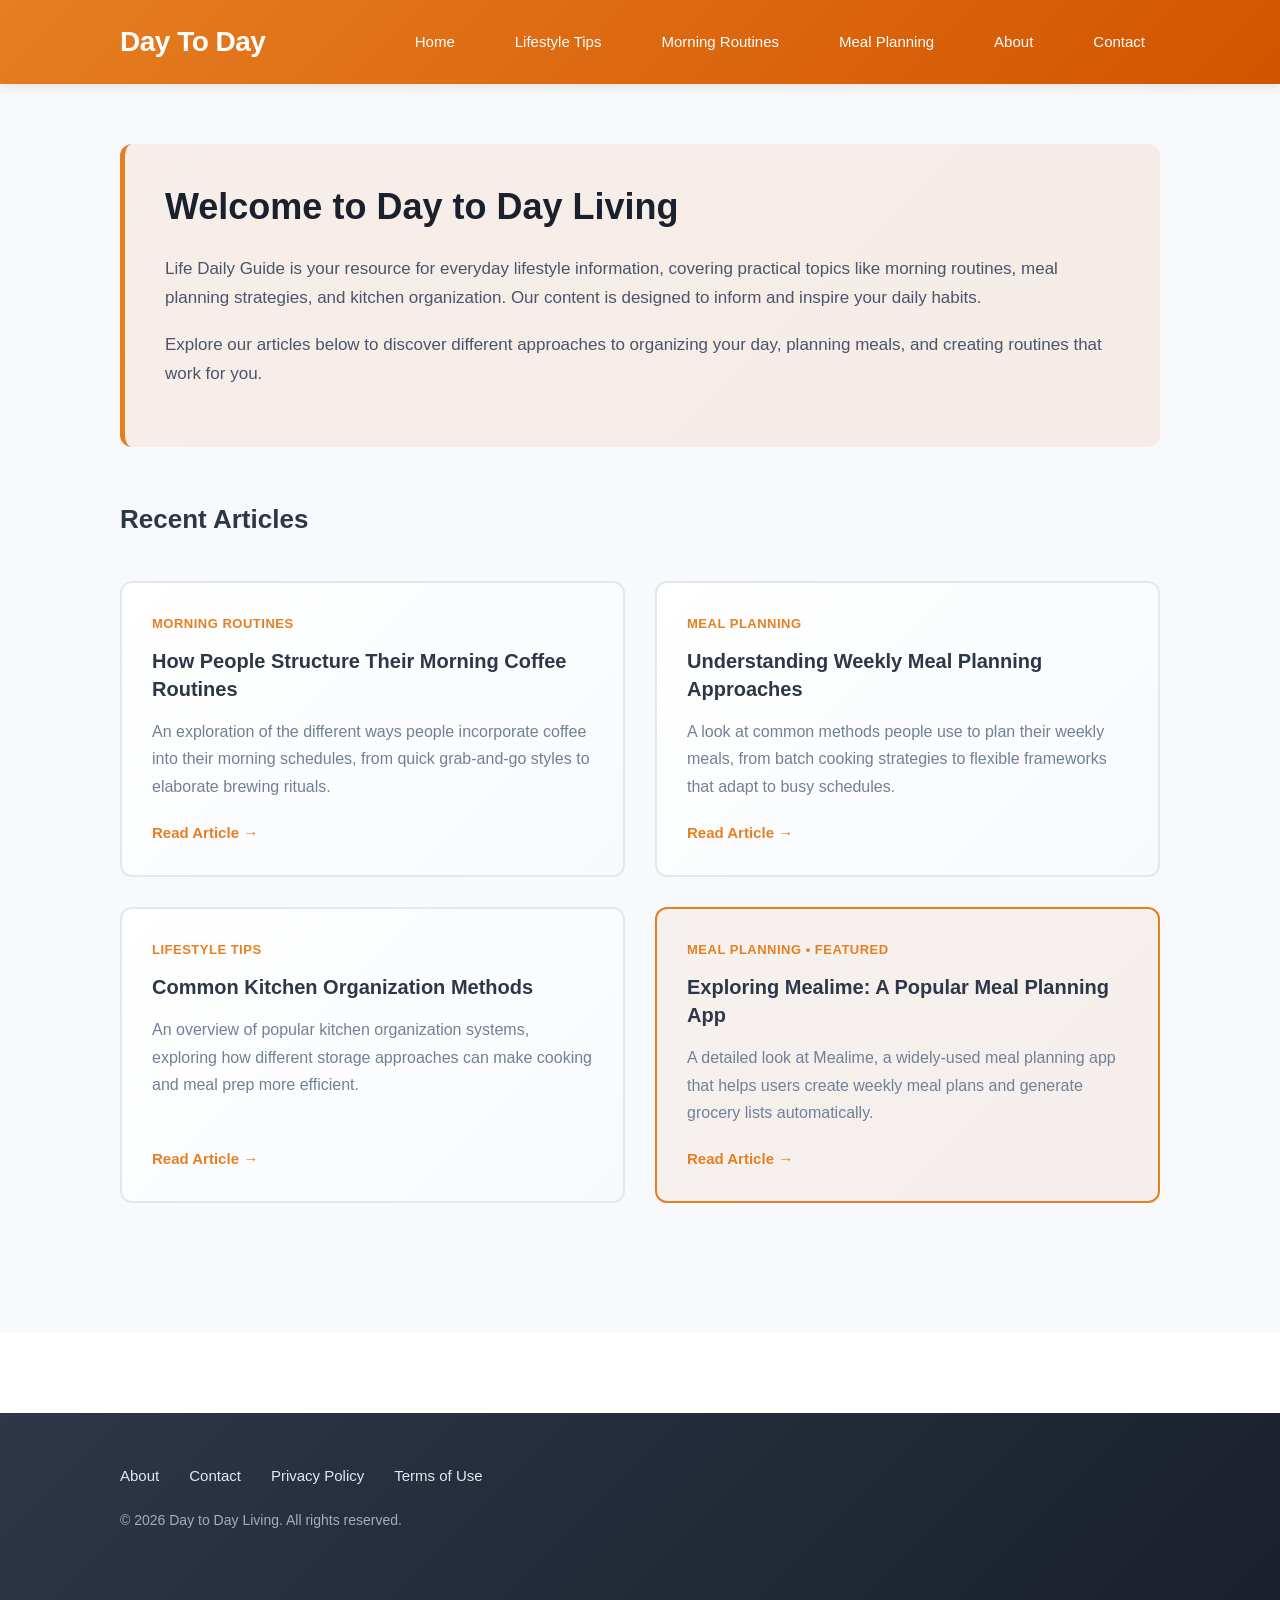
<file: index.html>
<!DOCTYPE html>
<html lang="en">
<head>
    <meta charset="UTF-8">
    <meta name="viewport" content="width=device-width, initial-scale=1.0">
    <meta name="description" content="Life Daily Guide shares everyday lifestyle information, morning routines, and meal planning ideas.">
    <title>Day To Day - Everyday Lifestyle & Meal Planning</title>
    <link rel="icon" type="image/png" href="favicon.png">
    <link rel="stylesheet" href="style.css">
</head>
<body>
    <header>
        <div class="container">
            <div class="logo">
                <h1>Day To Day</h1>
            </div>
            <nav>
                <ul>
                    <li><a href="index.html">Home</a></li>
                    <li><a href="lifestyle-tips.html">Lifestyle Tips</a></li>
                    <li><a href="morning-routines.html">Morning Routines</a></li>
                    <li><a href="meal-planning.html">Meal Planning</a></li>
                    <li><a href="about.html">About</a></li>
                    <li><a href="contact.html">Contact</a></li>
                </ul>
            </nav>
        </div>
    </header>

    <main>
        <div class="container">
            <section class="intro">
                <h2>Welcome to Day to Day Living</h2>
                <p>Life Daily Guide is your resource for everyday lifestyle information, covering practical topics like morning routines, meal planning strategies, and kitchen organization. Our content is designed to inform and inspire your daily habits.</p>
                
                <p>Explore our articles below to discover different approaches to organizing your day, planning meals, and creating routines that work for you.</p>
            </section>

            <h3>Recent Articles</h3>
            
            <section class="articles-grid">
                <div class="article-card">
                    <div class="article-category">Morning Routines</div>
                    <h4><a href="article-morning-coffee-routines.html">How People Structure Their Morning Coffee Routines</a></h4>
                    <p>An exploration of the different ways people incorporate coffee into their morning schedules, from quick grab-and-go styles to elaborate brewing rituals.</p>
                    <a href="article-morning-coffee-routines.html" class="read-more">Read Article →</a>
                </div>

                <div class="article-card">
                    <div class="article-category">Meal Planning</div>
                    <h4><a href="article-weekly-meal-planning.html">Understanding Weekly Meal Planning Approaches</a></h4>
                    <p>A look at common methods people use to plan their weekly meals, from batch cooking strategies to flexible frameworks that adapt to busy schedules.</p>
                    <a href="article-weekly-meal-planning.html" class="read-more">Read Article →</a>
                </div>

                <div class="article-card">
                    <div class="article-category">Lifestyle Tips</div>
                    <h4><a href="article-kitchen-organization.html">Common Kitchen Organization Methods</a></h4>
                    <p>An overview of popular kitchen organization systems, exploring how different storage approaches can make cooking and meal prep more efficient.</p>
                    <a href="article-kitchen-organization.html" class="read-more">Read Article →</a>
                </div>

                <div class="article-card featured">
                    <div class="article-category">Meal Planning • Featured</div>
                    <h4><a href="article-mealime-app.html">Exploring Mealime: A Popular Meal Planning App</a></h4>
                    <p>A detailed look at Mealime, a widely-used meal planning app that helps users create weekly meal plans and generate grocery lists automatically.</p>
                    <a href="article-mealime-app.html" class="read-more">Read Article →</a>
                </div>
            </section>
        </div>
    </main>

    <footer>
        <div class="container">
            <div class="footer-links">
                <a href="about.html">About</a>
                <a href="contact.html">Contact</a>
                <a href="privacy-policy.html">Privacy Policy</a>
                <a href="terms-of-use.html">Terms of Use</a>
            </div>
            <p class="copyright">&copy; 2026 Day to Day Living. All rights reserved.</p>
        </div>
    </footer>
</body>
</html>
</file>
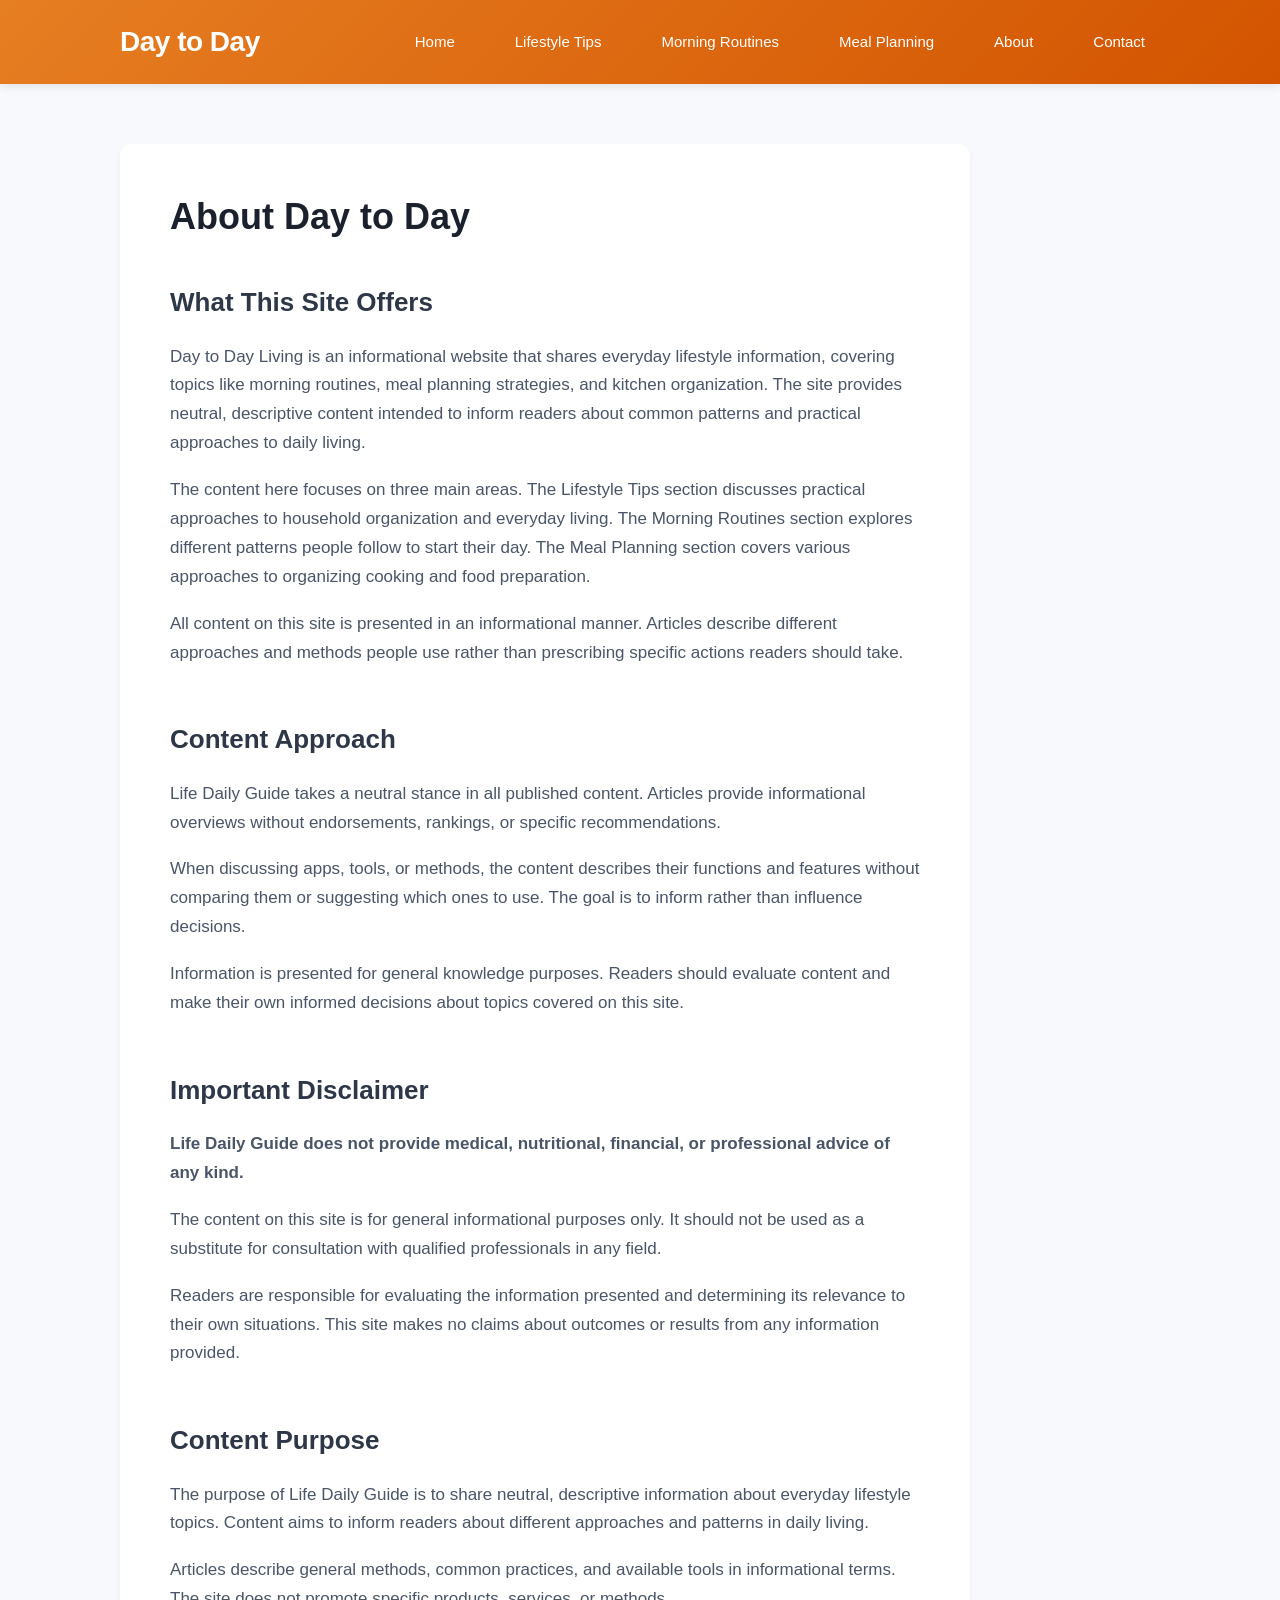
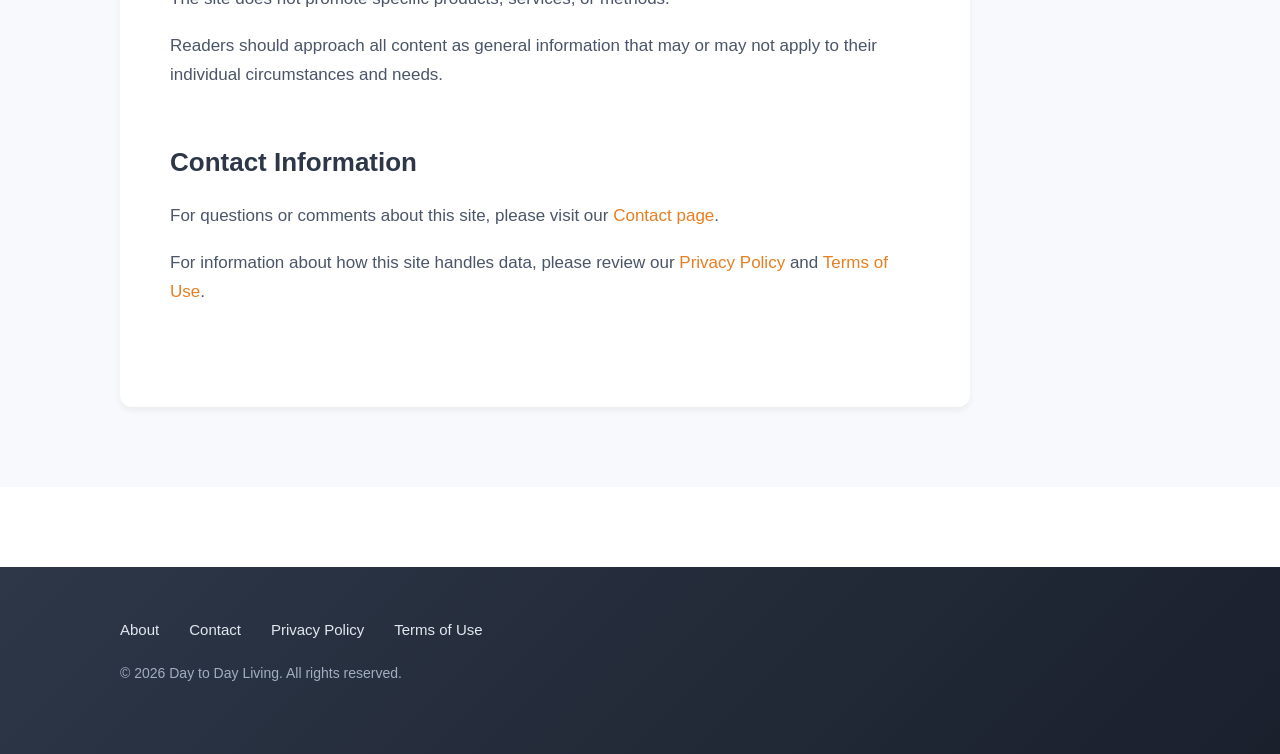
<file: about.html>
<!DOCTYPE html>
<html lang="en">
<head>
    <meta charset="UTF-8">
    <meta name="viewport" content="width=device-width, initial-scale=1.0">
    <meta name="description" content="About Life Daily Guide - a site providing everyday lifestyle information.">
    <title>About - Day to Day</title>
    <link rel="icon" type="image/png" href="favicon.png">
    <link rel="stylesheet" href="style.css">
</head>
<body>
    <header>
        <div class="container">
            <div class="logo">
                <h1>Day to Day</h1>
            </div>
            <nav>
                <ul>
                    <li><a href="index.html">Home</a></li>
                    <li><a href="lifestyle-tips.html">Lifestyle Tips</a></li>
                    <li><a href="morning-routines.html">Morning Routines</a></li>
                    <li><a href="meal-planning.html">Meal Planning</a></li>
                    <li><a href="about.html">About</a></li>
                    <li><a href="contact.html">Contact</a></li>
                </ul>
            </nav>
        </div>
    </header>

    <main>
        <div class="container">
            <article>
                <h2>About Day to Day</h2>
                
                <section>
                    <h3>What This Site Offers</h3>
                    <p>Day to Day Living is an informational website that shares everyday lifestyle information, covering topics like morning routines, meal planning strategies, and kitchen organization. The site provides neutral, descriptive content intended to inform readers about common patterns and practical approaches to daily living.</p>

                    <p>The content here focuses on three main areas. The Lifestyle Tips section discusses practical approaches to household organization and everyday living. The Morning Routines section explores different patterns people follow to start their day. The Meal Planning section covers various approaches to organizing cooking and food preparation.</p>

                    <p>All content on this site is presented in an informational manner. Articles describe different approaches and methods people use rather than prescribing specific actions readers should take.</p>
                </section>

                <section>
                    <h3>Content Approach</h3>
                    <p>Life Daily Guide takes a neutral stance in all published content. Articles provide informational overviews without endorsements, rankings, or specific recommendations.</p>

                    <p>When discussing apps, tools, or methods, the content describes their functions and features without comparing them or suggesting which ones to use. The goal is to inform rather than influence decisions.</p>

                    <p>Information is presented for general knowledge purposes. Readers should evaluate content and make their own informed decisions about topics covered on this site.</p>
                </section>

                <section>
                    <h3>Important Disclaimer</h3>
                    <p><strong>Life Daily Guide does not provide medical, nutritional, financial, or professional advice of any kind.</strong></p>

                    <p>The content on this site is for general informational purposes only. It should not be used as a substitute for consultation with qualified professionals in any field.</p>

                    <p>Readers are responsible for evaluating the information presented and determining its relevance to their own situations. This site makes no claims about outcomes or results from any information provided.</p>
                </section>

                <section>
                    <h3>Content Purpose</h3>
                    <p>The purpose of Life Daily Guide is to share neutral, descriptive information about everyday lifestyle topics. Content aims to inform readers about different approaches and patterns in daily living.</p>

                    <p>Articles describe general methods, common practices, and available tools in informational terms. The site does not promote specific products, services, or methods.</p>

                    <p>Readers should approach all content as general information that may or may not apply to their individual circumstances and needs.</p>
                </section>

                <section>
                    <h3>Contact Information</h3>
                    <p>For questions or comments about this site, please visit our <a href="contact.html">Contact page</a>.</p>

                    <p>For information about how this site handles data, please review our <a href="privacy-policy.html">Privacy Policy</a> and <a href="terms-of-use.html">Terms of Use</a>.</p>
                </section>
            </article>
        </div>
    </main>

    <footer>
        <div class="container">
            <div class="footer-links">
                <a href="about.html">About</a>
                <a href="contact.html">Contact</a>
                <a href="privacy-policy.html">Privacy Policy</a>
                <a href="terms-of-use.html">Terms of Use</a>
            </div>
            <p class="copyright">&copy; 2026 Day to Day Living. All rights reserved.</p>
        </div>
    </footer>
</body>
</html>
</file>
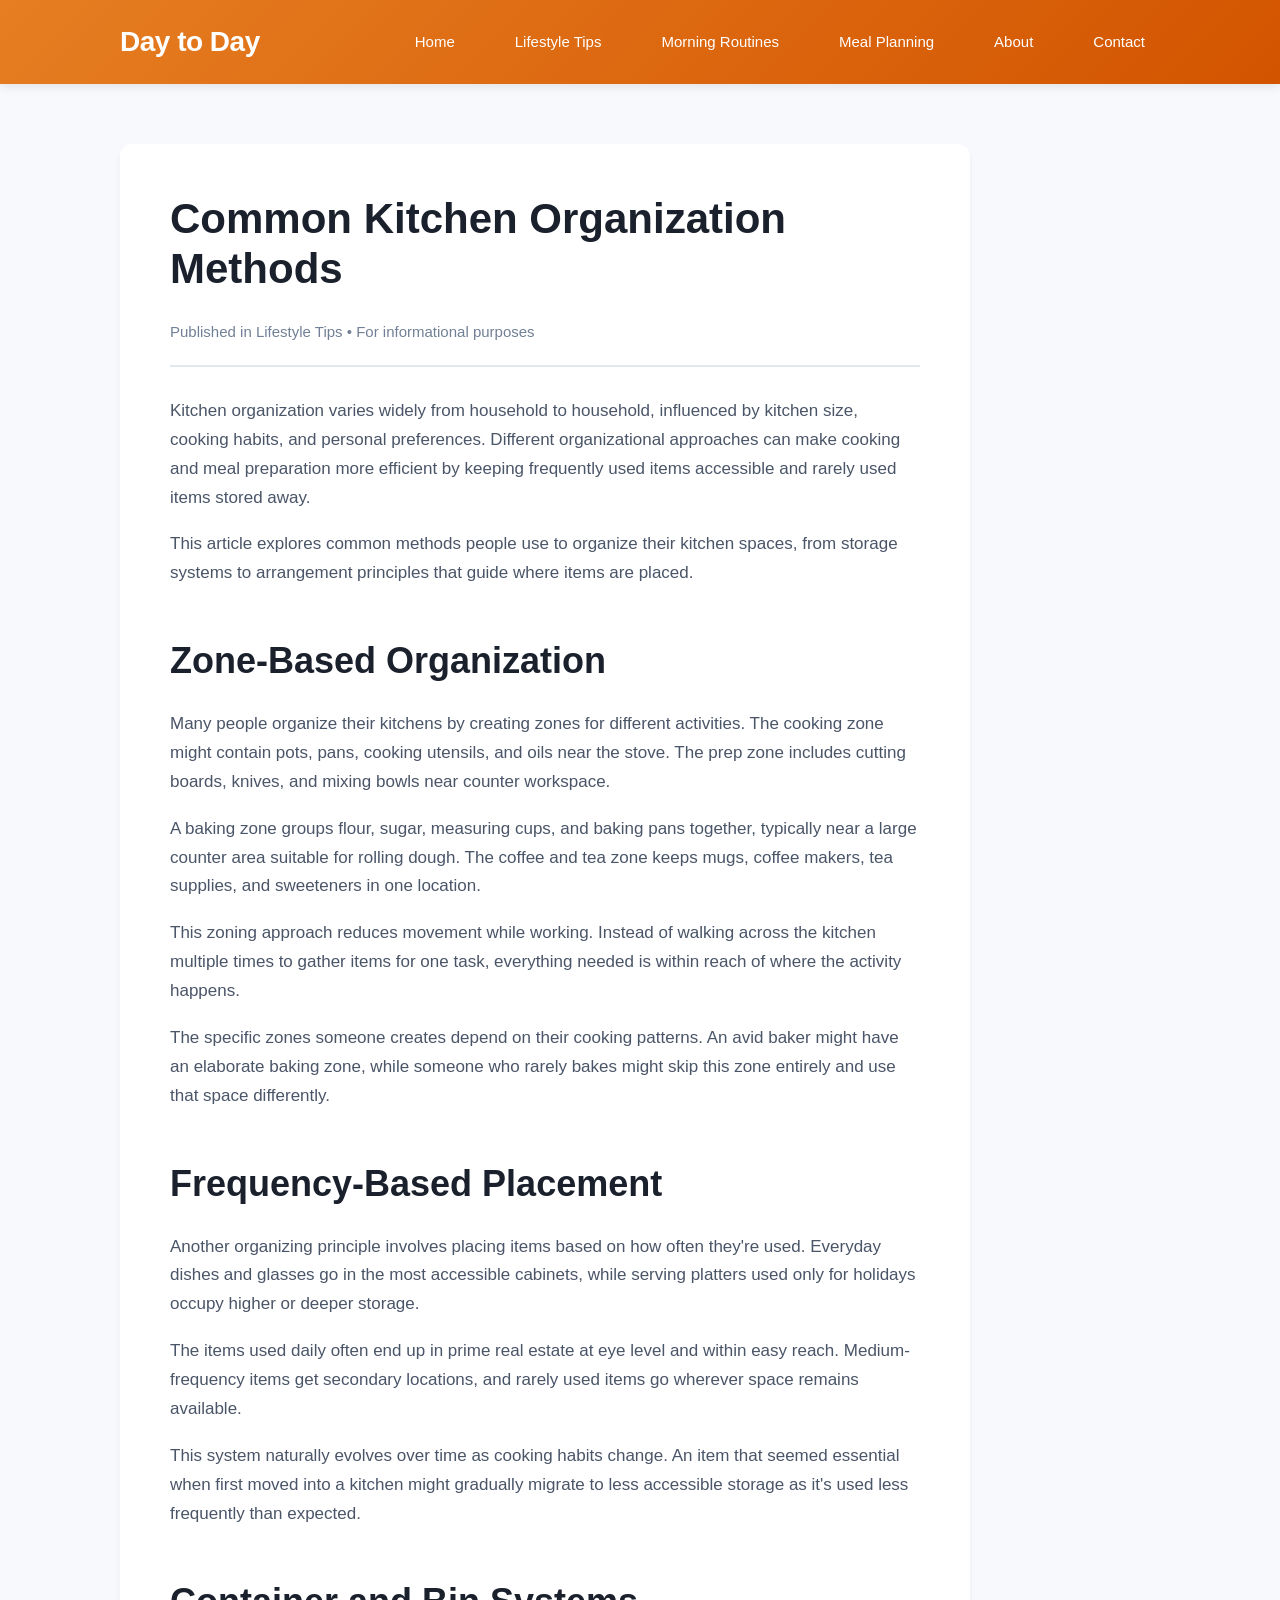
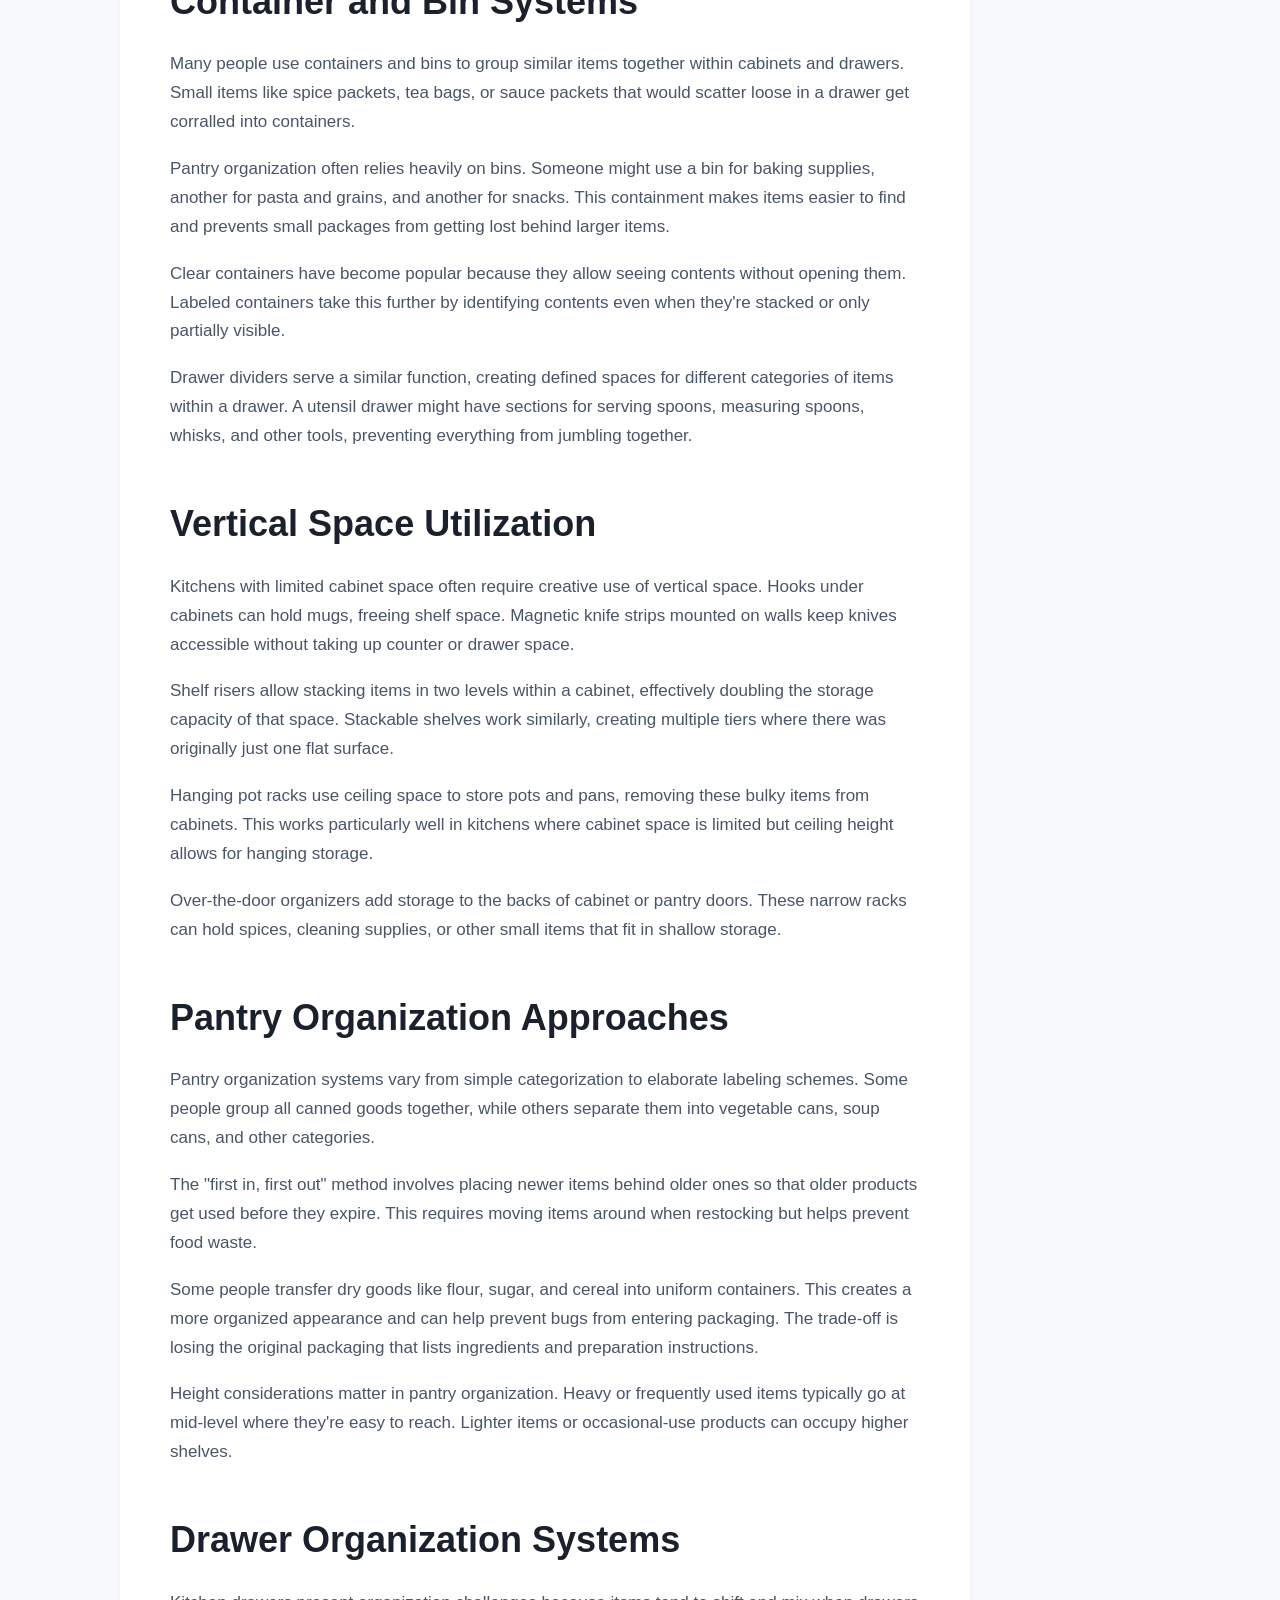
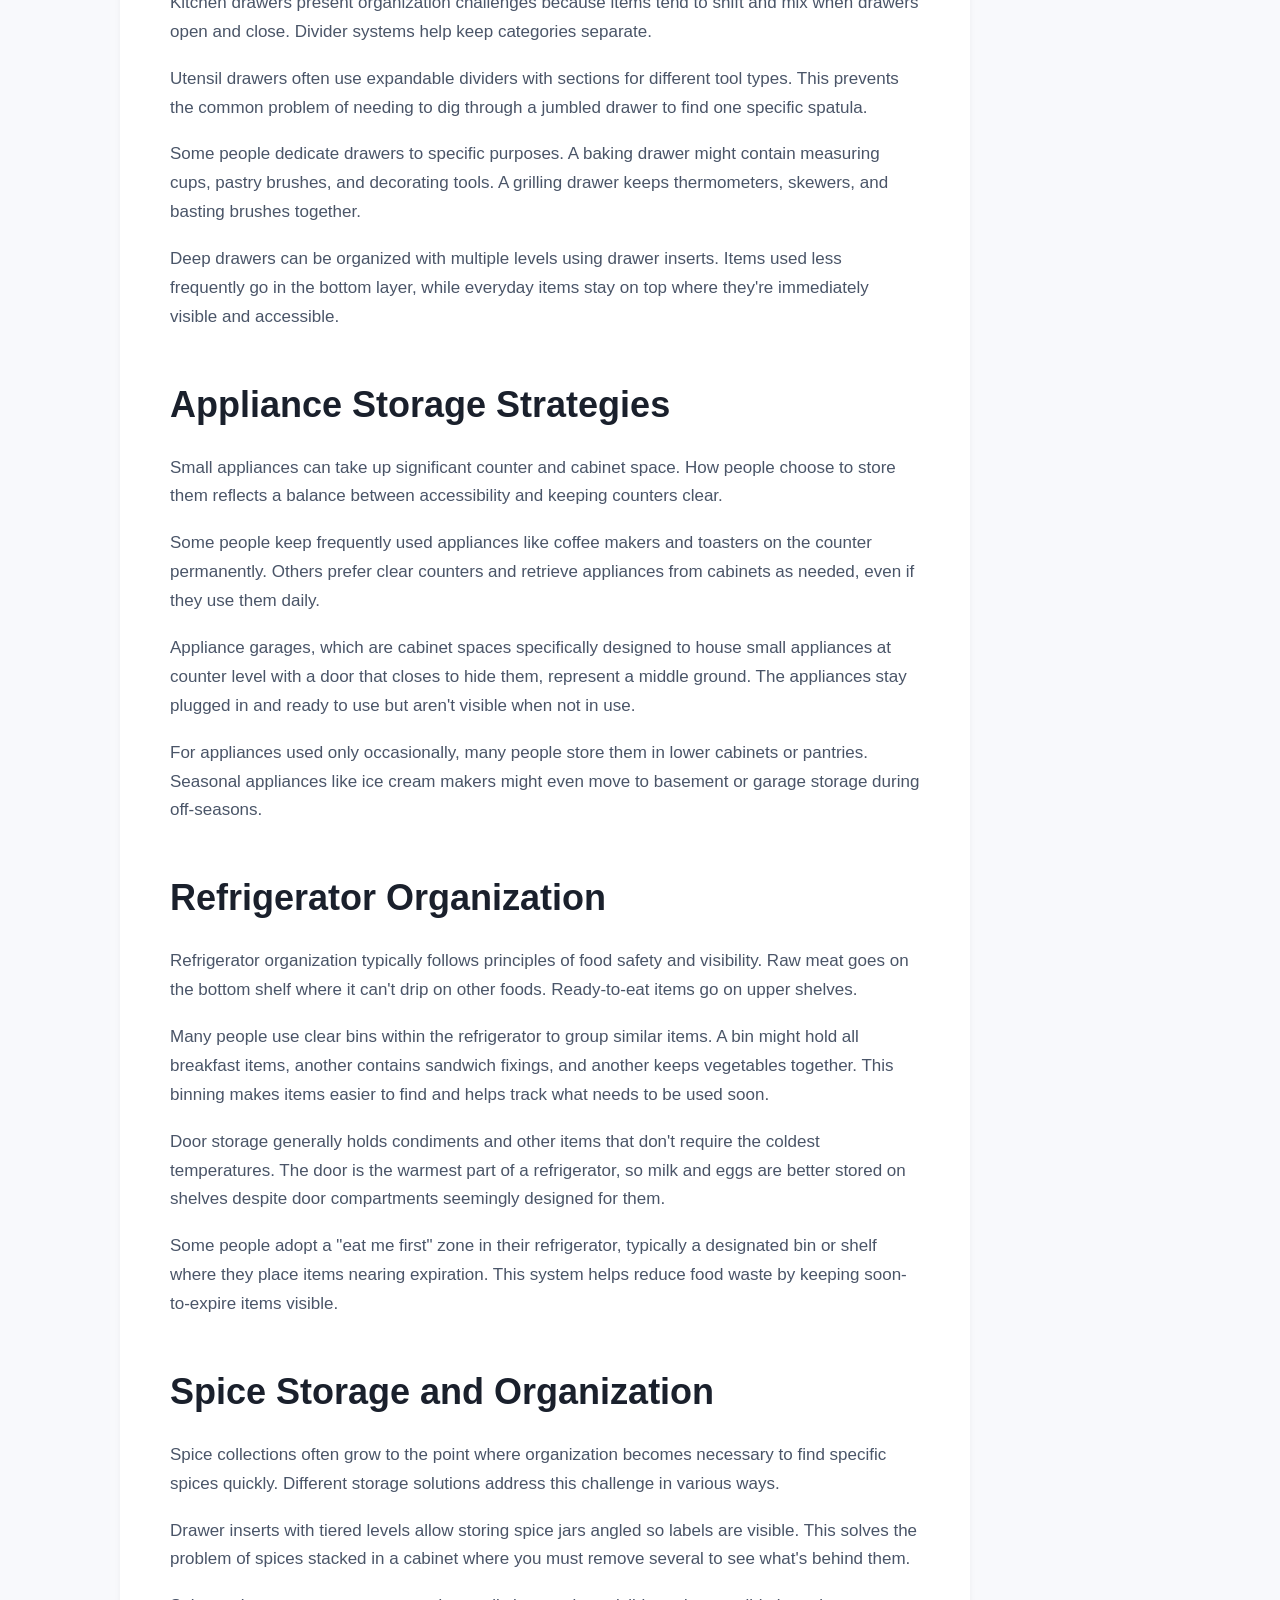
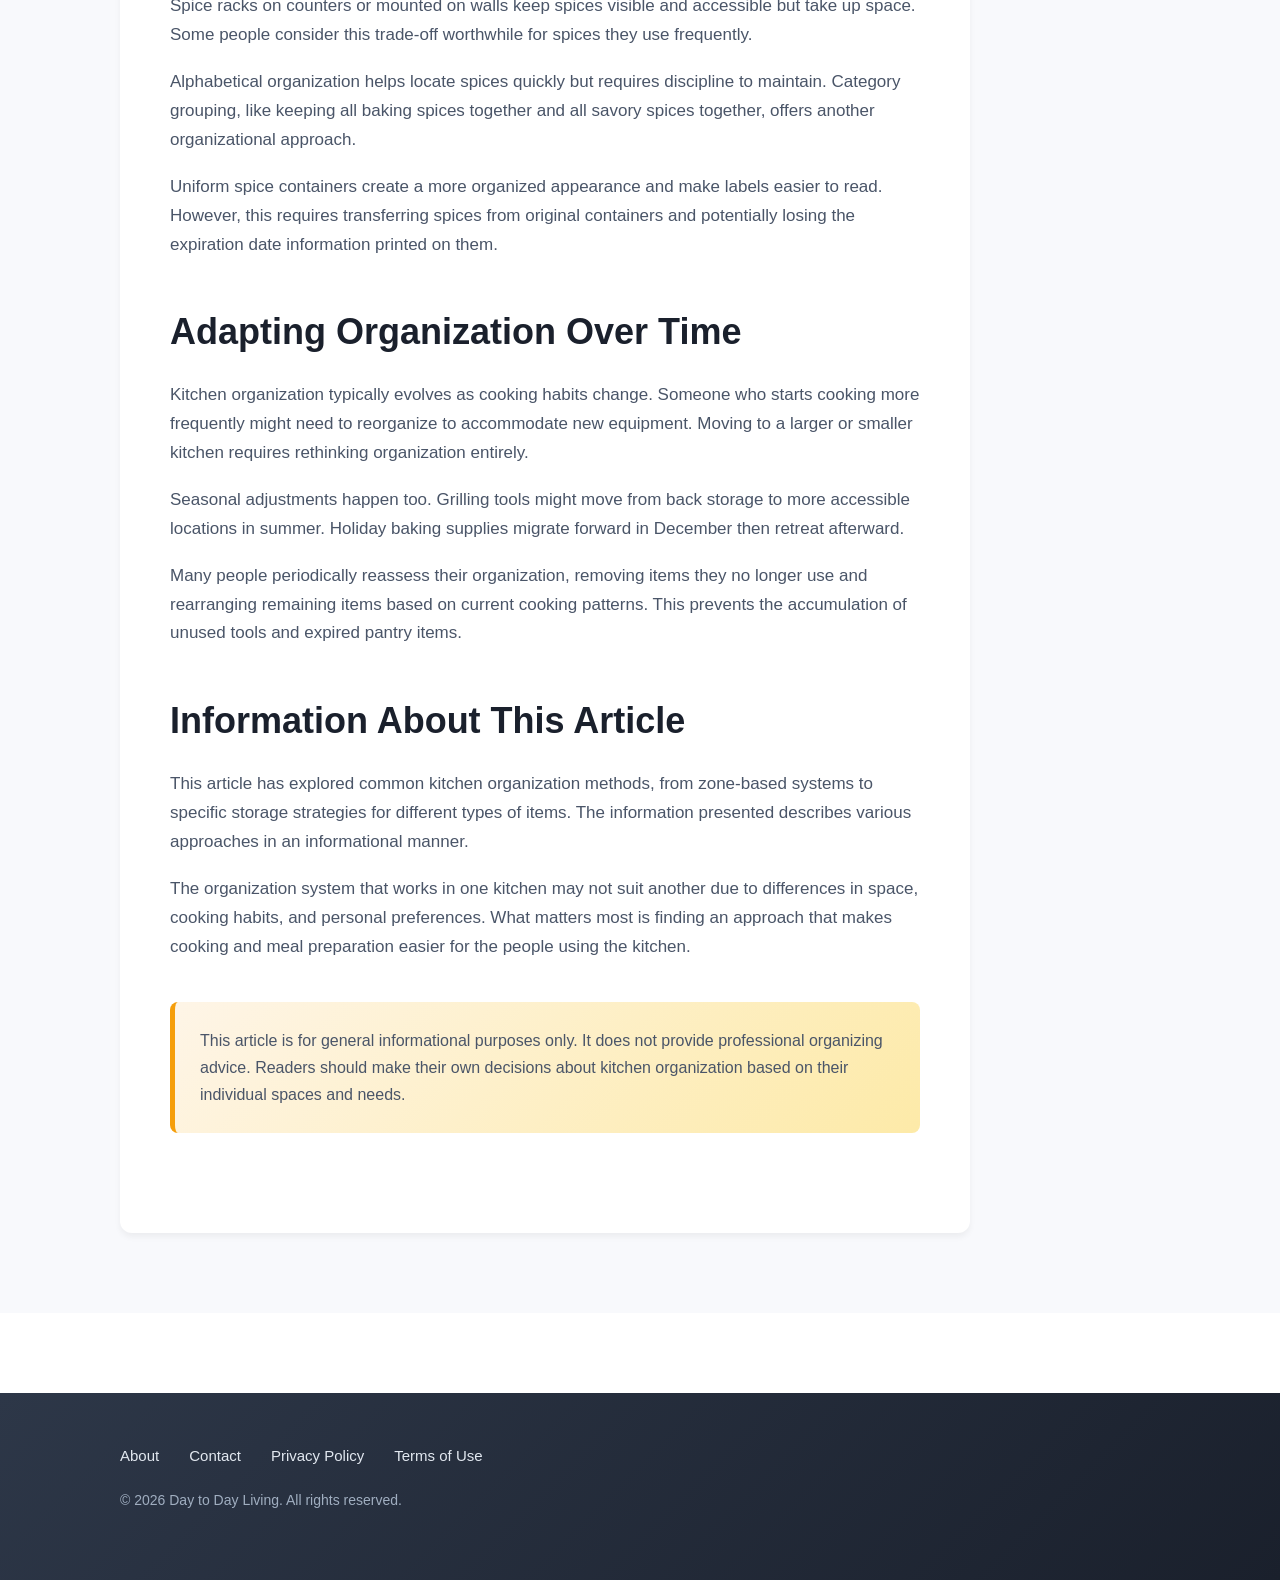
<file: article-kitchen-organization.html>
<!DOCTYPE html>
<html lang="en">
<head>
    <meta charset="UTF-8">
    <meta name="viewport" content="width=device-width, initial-scale=1.0">
    <meta name="description" content="An overview of common kitchen organization methods and storage approaches.">
    <title>Common Kitchen Organization Methods - Day to Day</title>
    <link rel="icon" type="image/png" href="favicon.png">
    <link rel="stylesheet" href="style.css">
</head>
<body>
    <header>
        <div class="container">
            <div class="logo">
                <h1>Day to Day</h1>
            </div>
            <nav>
                <ul>
                    <li><a href="index.html">Home</a></li>
                    <li><a href="lifestyle-tips.html">Lifestyle Tips</a></li>
                    <li><a href="morning-routines.html">Morning Routines</a></li>
                    <li><a href="meal-planning.html">Meal Planning</a></li>
                    <li><a href="about.html">About</a></li>
                    <li><a href="contact.html">Contact</a></li>
                </ul>
            </nav>
        </div>
    </header>

    <main>
        <div class="container">
            <article>
                <h1>Common Kitchen Organization Methods</h1>
                
                <p class="article-meta">Published in Lifestyle Tips • For informational purposes</p>

                <section>
                    <p>Kitchen organization varies widely from household to household, influenced by kitchen size, cooking habits, and personal preferences. Different organizational approaches can make cooking and meal preparation more efficient by keeping frequently used items accessible and rarely used items stored away.</p>

                    <p>This article explores common methods people use to organize their kitchen spaces, from storage systems to arrangement principles that guide where items are placed.</p>
                </section>

                <section>
                    <h2>Zone-Based Organization</h2>
                    
                    <p>Many people organize their kitchens by creating zones for different activities. The cooking zone might contain pots, pans, cooking utensils, and oils near the stove. The prep zone includes cutting boards, knives, and mixing bowls near counter workspace.</p>

                    <p>A baking zone groups flour, sugar, measuring cups, and baking pans together, typically near a large counter area suitable for rolling dough. The coffee and tea zone keeps mugs, coffee makers, tea supplies, and sweeteners in one location.</p>

                    <p>This zoning approach reduces movement while working. Instead of walking across the kitchen multiple times to gather items for one task, everything needed is within reach of where the activity happens.</p>

                    <p>The specific zones someone creates depend on their cooking patterns. An avid baker might have an elaborate baking zone, while someone who rarely bakes might skip this zone entirely and use that space differently.</p>
                </section>

                <section>
                    <h2>Frequency-Based Placement</h2>
                    
                    <p>Another organizing principle involves placing items based on how often they're used. Everyday dishes and glasses go in the most accessible cabinets, while serving platters used only for holidays occupy higher or deeper storage.</p>

                    <p>The items used daily often end up in prime real estate at eye level and within easy reach. Medium-frequency items get secondary locations, and rarely used items go wherever space remains available.</p>

                    <p>This system naturally evolves over time as cooking habits change. An item that seemed essential when first moved into a kitchen might gradually migrate to less accessible storage as it's used less frequently than expected.</p>
                </section>

                <section>
                    <h2>Container and Bin Systems</h2>
                    
                    <p>Many people use containers and bins to group similar items together within cabinets and drawers. Small items like spice packets, tea bags, or sauce packets that would scatter loose in a drawer get corralled into containers.</p>

                    <p>Pantry organization often relies heavily on bins. Someone might use a bin for baking supplies, another for pasta and grains, and another for snacks. This containment makes items easier to find and prevents small packages from getting lost behind larger items.</p>

                    <p>Clear containers have become popular because they allow seeing contents without opening them. Labeled containers take this further by identifying contents even when they're stacked or only partially visible.</p>

                    <p>Drawer dividers serve a similar function, creating defined spaces for different categories of items within a drawer. A utensil drawer might have sections for serving spoons, measuring spoons, whisks, and other tools, preventing everything from jumbling together.</p>
                </section>

                <section>
                    <h2>Vertical Space Utilization</h2>
                    
                    <p>Kitchens with limited cabinet space often require creative use of vertical space. Hooks under cabinets can hold mugs, freeing shelf space. Magnetic knife strips mounted on walls keep knives accessible without taking up counter or drawer space.</p>

                    <p>Shelf risers allow stacking items in two levels within a cabinet, effectively doubling the storage capacity of that space. Stackable shelves work similarly, creating multiple tiers where there was originally just one flat surface.</p>

                    <p>Hanging pot racks use ceiling space to store pots and pans, removing these bulky items from cabinets. This works particularly well in kitchens where cabinet space is limited but ceiling height allows for hanging storage.</p>

                    <p>Over-the-door organizers add storage to the backs of cabinet or pantry doors. These narrow racks can hold spices, cleaning supplies, or other small items that fit in shallow storage.</p>
                </section>

                <section>
                    <h2>Pantry Organization Approaches</h2>
                    
                    <p>Pantry organization systems vary from simple categorization to elaborate labeling schemes. Some people group all canned goods together, while others separate them into vegetable cans, soup cans, and other categories.</p>

                    <p>The "first in, first out" method involves placing newer items behind older ones so that older products get used before they expire. This requires moving items around when restocking but helps prevent food waste.</p>

                    <p>Some people transfer dry goods like flour, sugar, and cereal into uniform containers. This creates a more organized appearance and can help prevent bugs from entering packaging. The trade-off is losing the original packaging that lists ingredients and preparation instructions.</p>

                    <p>Height considerations matter in pantry organization. Heavy or frequently used items typically go at mid-level where they're easy to reach. Lighter items or occasional-use products can occupy higher shelves.</p>
                </section>

                <section>
                    <h2>Drawer Organization Systems</h2>
                    
                    <p>Kitchen drawers present organization challenges because items tend to shift and mix when drawers open and close. Divider systems help keep categories separate.</p>

                    <p>Utensil drawers often use expandable dividers with sections for different tool types. This prevents the common problem of needing to dig through a jumbled drawer to find one specific spatula.</p>

                    <p>Some people dedicate drawers to specific purposes. A baking drawer might contain measuring cups, pastry brushes, and decorating tools. A grilling drawer keeps thermometers, skewers, and basting brushes together.</p>

                    <p>Deep drawers can be organized with multiple levels using drawer inserts. Items used less frequently go in the bottom layer, while everyday items stay on top where they're immediately visible and accessible.</p>
                </section>

                <section>
                    <h2>Appliance Storage Strategies</h2>
                    
                    <p>Small appliances can take up significant counter and cabinet space. How people choose to store them reflects a balance between accessibility and keeping counters clear.</p>

                    <p>Some people keep frequently used appliances like coffee makers and toasters on the counter permanently. Others prefer clear counters and retrieve appliances from cabinets as needed, even if they use them daily.</p>

                    <p>Appliance garages, which are cabinet spaces specifically designed to house small appliances at counter level with a door that closes to hide them, represent a middle ground. The appliances stay plugged in and ready to use but aren't visible when not in use.</p>

                    <p>For appliances used only occasionally, many people store them in lower cabinets or pantries. Seasonal appliances like ice cream makers might even move to basement or garage storage during off-seasons.</p>
                </section>

                <section>
                    <h2>Refrigerator Organization</h2>
                    
                    <p>Refrigerator organization typically follows principles of food safety and visibility. Raw meat goes on the bottom shelf where it can't drip on other foods. Ready-to-eat items go on upper shelves.</p>

                    <p>Many people use clear bins within the refrigerator to group similar items. A bin might hold all breakfast items, another contains sandwich fixings, and another keeps vegetables together. This binning makes items easier to find and helps track what needs to be used soon.</p>

                    <p>Door storage generally holds condiments and other items that don't require the coldest temperatures. The door is the warmest part of a refrigerator, so milk and eggs are better stored on shelves despite door compartments seemingly designed for them.</p>

                    <p>Some people adopt a "eat me first" zone in their refrigerator, typically a designated bin or shelf where they place items nearing expiration. This system helps reduce food waste by keeping soon-to-expire items visible.</p>
                </section>

                <section>
                    <h2>Spice Storage and Organization</h2>
                    
                    <p>Spice collections often grow to the point where organization becomes necessary to find specific spices quickly. Different storage solutions address this challenge in various ways.</p>

                    <p>Drawer inserts with tiered levels allow storing spice jars angled so labels are visible. This solves the problem of spices stacked in a cabinet where you must remove several to see what's behind them.</p>

                    <p>Spice racks on counters or mounted on walls keep spices visible and accessible but take up space. Some people consider this trade-off worthwhile for spices they use frequently.</p>

                    <p>Alphabetical organization helps locate spices quickly but requires discipline to maintain. Category grouping, like keeping all baking spices together and all savory spices together, offers another organizational approach.</p>

                    <p>Uniform spice containers create a more organized appearance and make labels easier to read. However, this requires transferring spices from original containers and potentially losing the expiration date information printed on them.</p>
                </section>

                <section>
                    <h2>Adapting Organization Over Time</h2>
                    
                    <p>Kitchen organization typically evolves as cooking habits change. Someone who starts cooking more frequently might need to reorganize to accommodate new equipment. Moving to a larger or smaller kitchen requires rethinking organization entirely.</p>

                    <p>Seasonal adjustments happen too. Grilling tools might move from back storage to more accessible locations in summer. Holiday baking supplies migrate forward in December then retreat afterward.</p>

                    <p>Many people periodically reassess their organization, removing items they no longer use and rearranging remaining items based on current cooking patterns. This prevents the accumulation of unused tools and expired pantry items.</p>
                </section>

                <section>
                    <h2>Information About This Article</h2>
                    
                    <p>This article has explored common kitchen organization methods, from zone-based systems to specific storage strategies for different types of items. The information presented describes various approaches in an informational manner.</p>

                    <p>The organization system that works in one kitchen may not suit another due to differences in space, cooking habits, and personal preferences. What matters most is finding an approach that makes cooking and meal preparation easier for the people using the kitchen.</p>

                    <p class="disclaimer">This article is for general informational purposes only. It does not provide professional organizing advice. Readers should make their own decisions about kitchen organization based on their individual spaces and needs.</p>
                </section>
            </article>
        </div>
    </main>

    <footer>
        <div class="container">
            <div class="footer-links">
                <a href="about.html">About</a>
                <a href="contact.html">Contact</a>
                <a href="privacy-policy.html">Privacy Policy</a>
                <a href="terms-of-use.html">Terms of Use</a>
            </div>
            <p class="copyright">&copy; 2026 Day to Day Living. All rights reserved.</p>
        </div>
    </footer>
</body>
</html>
</file>
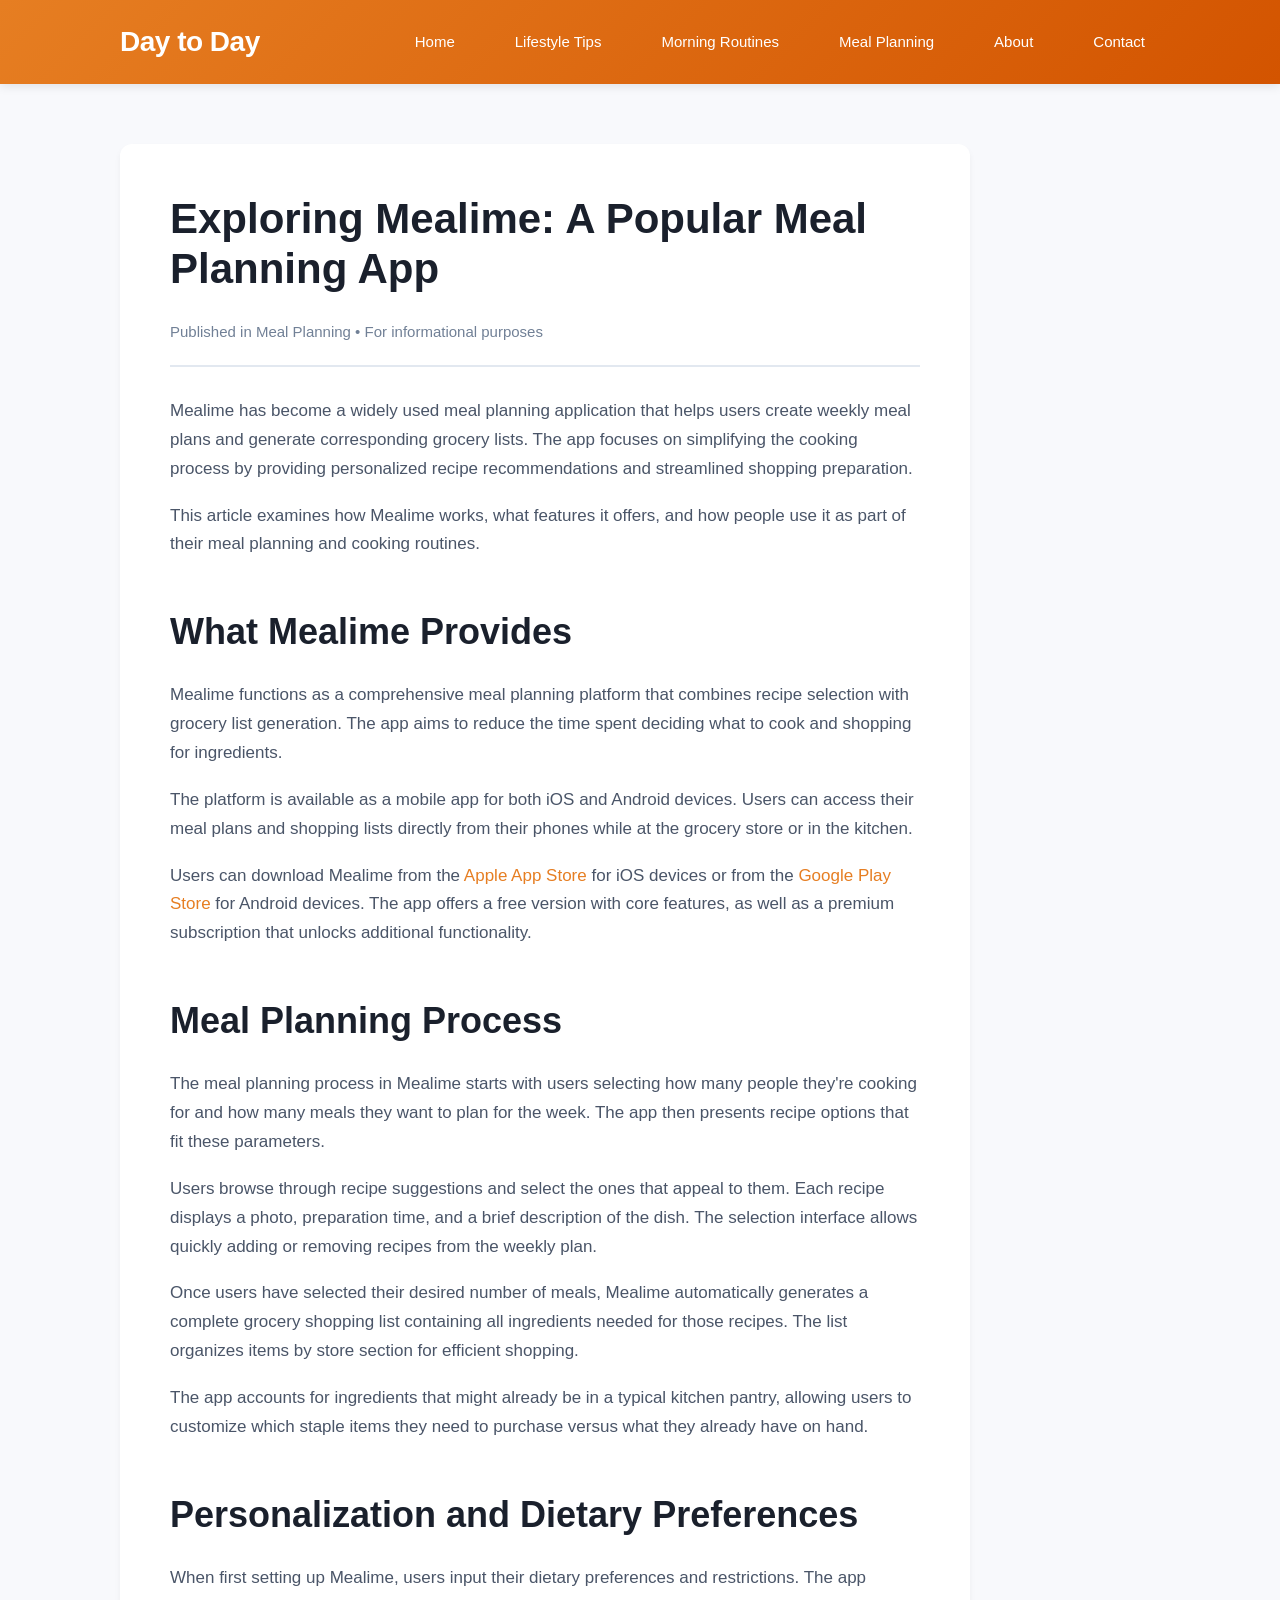
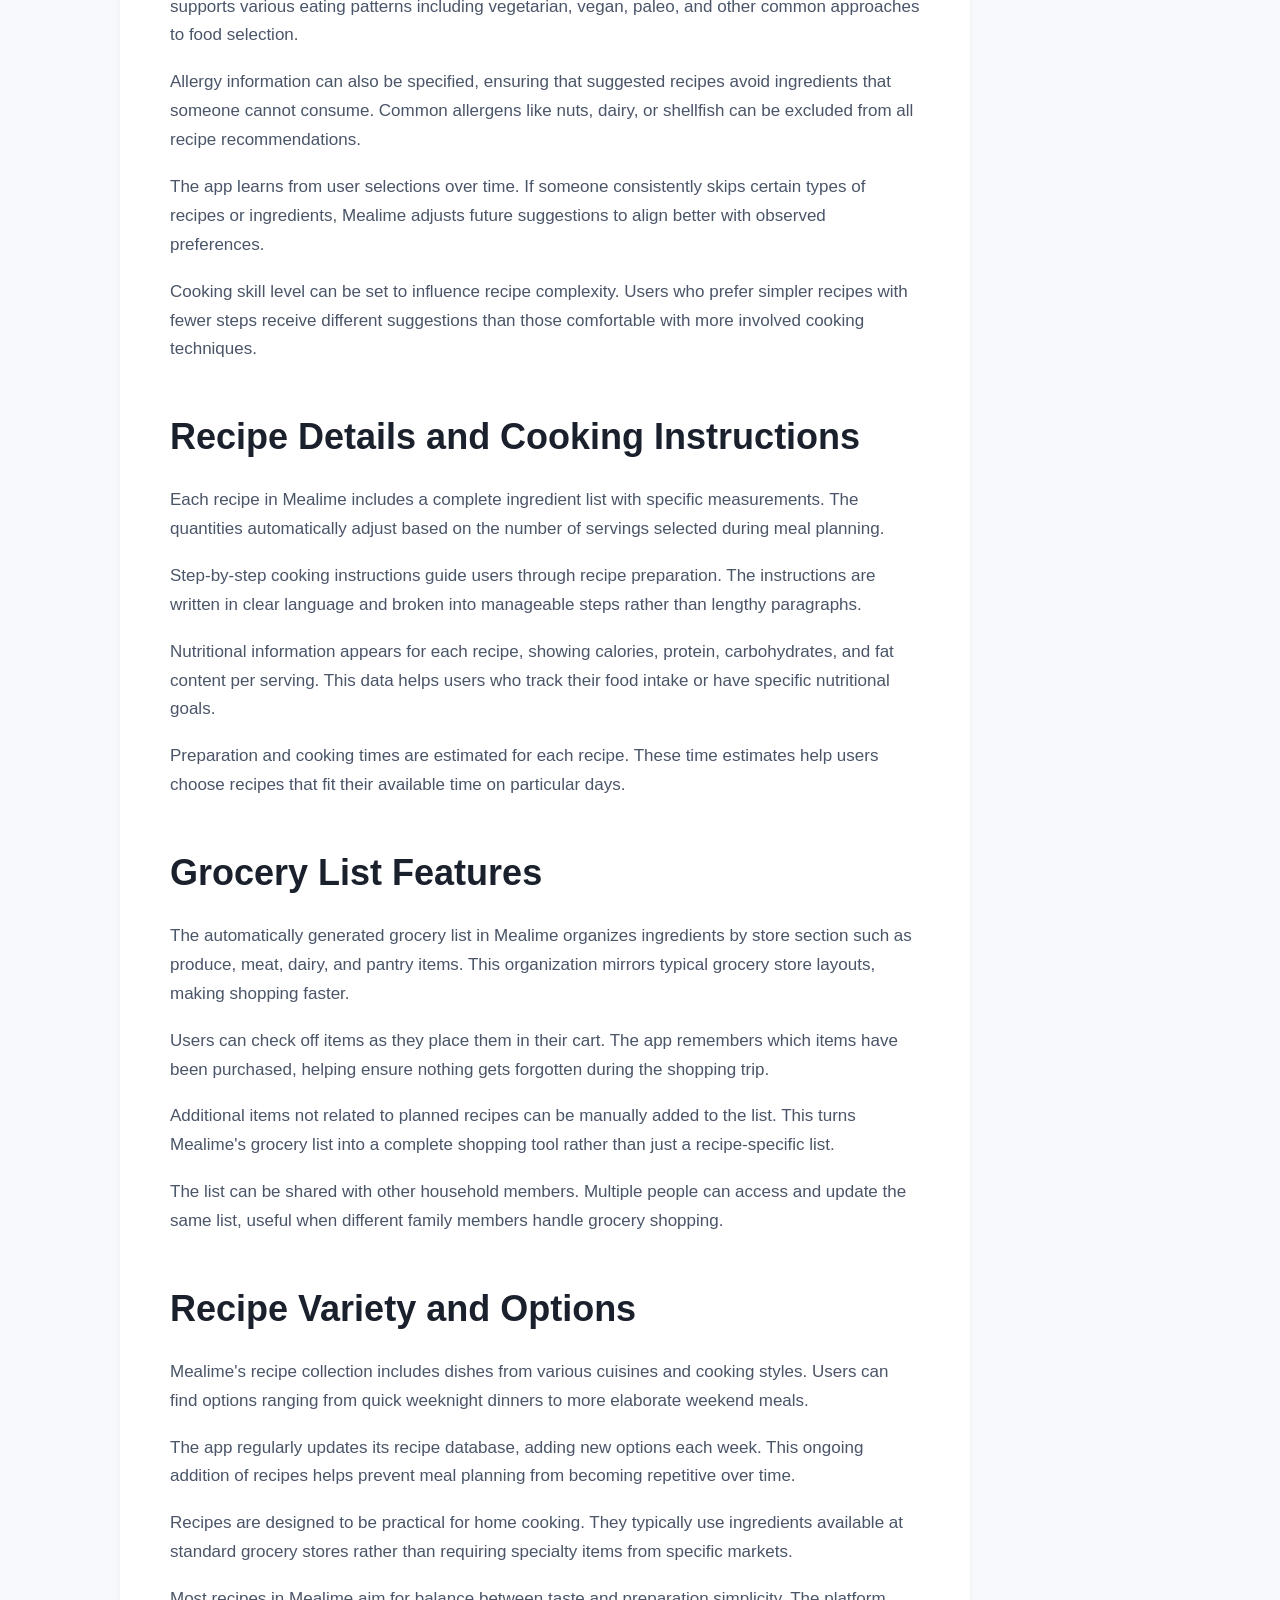
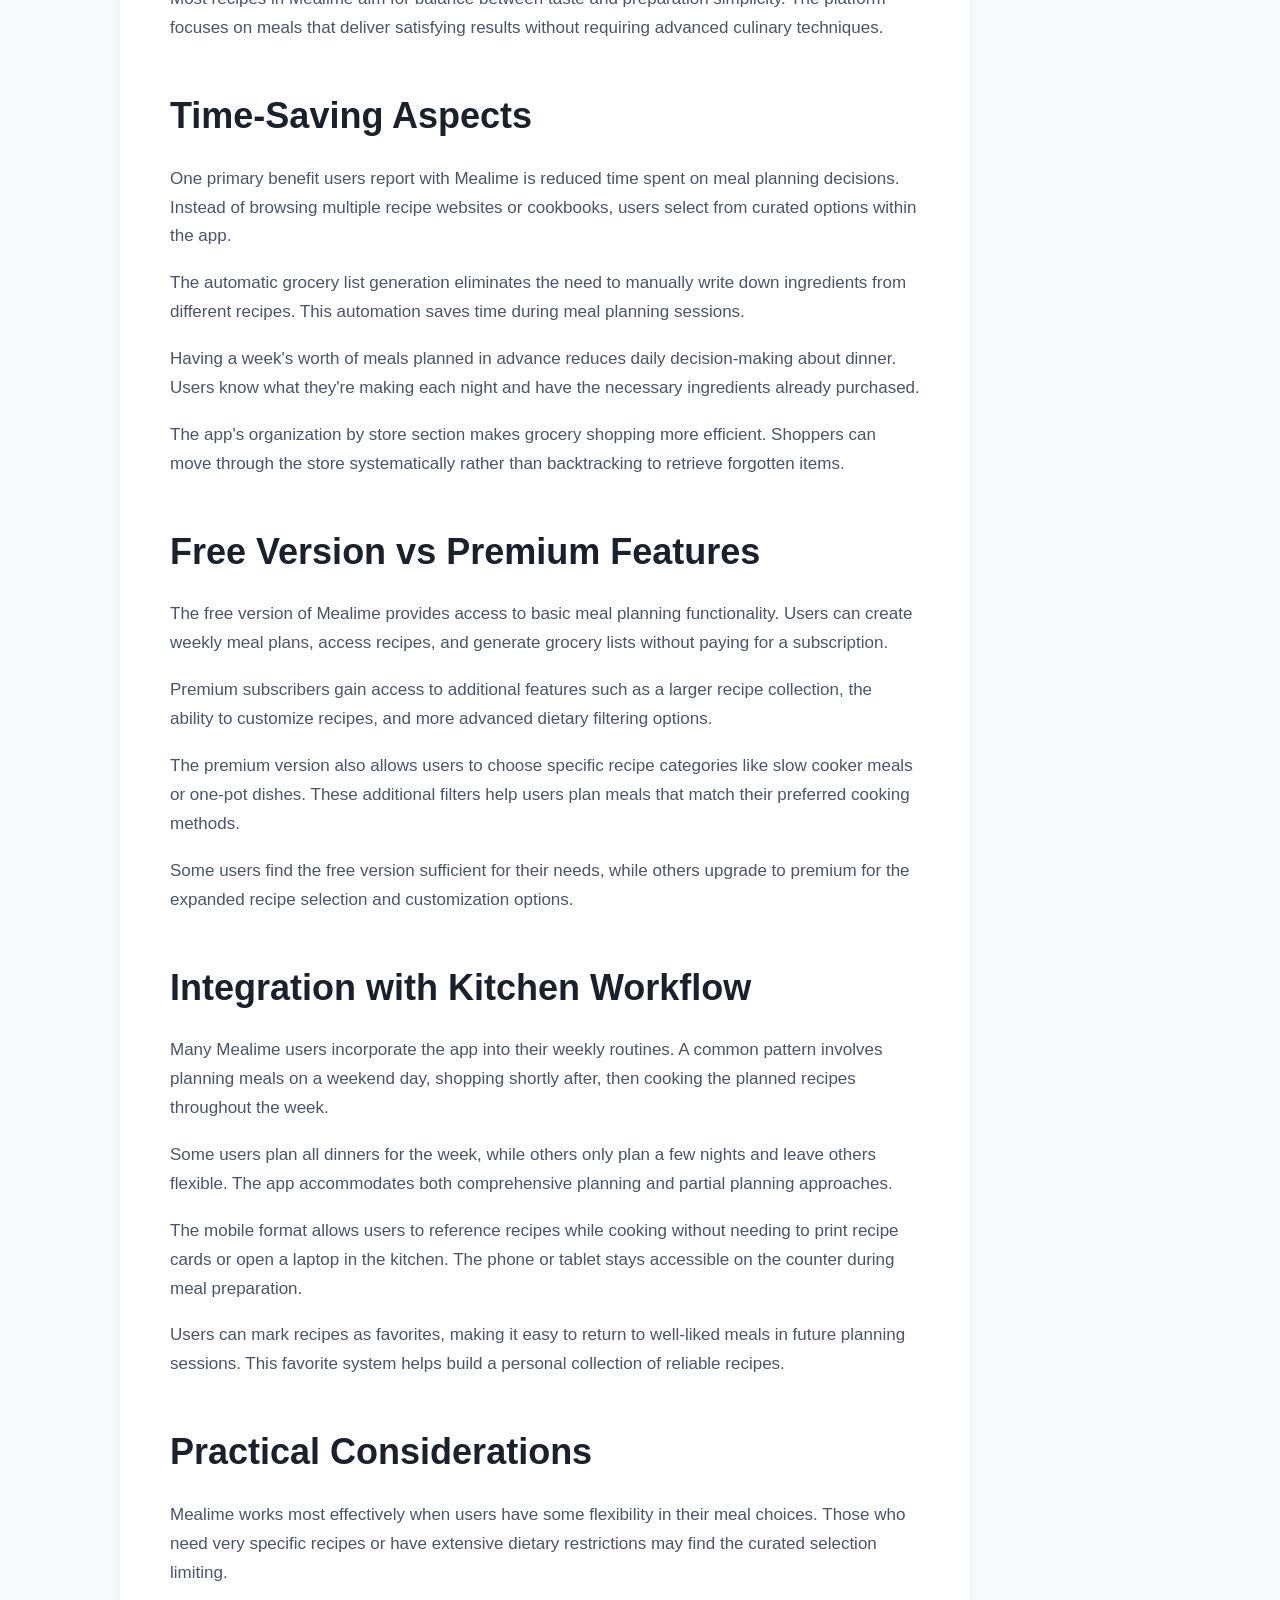
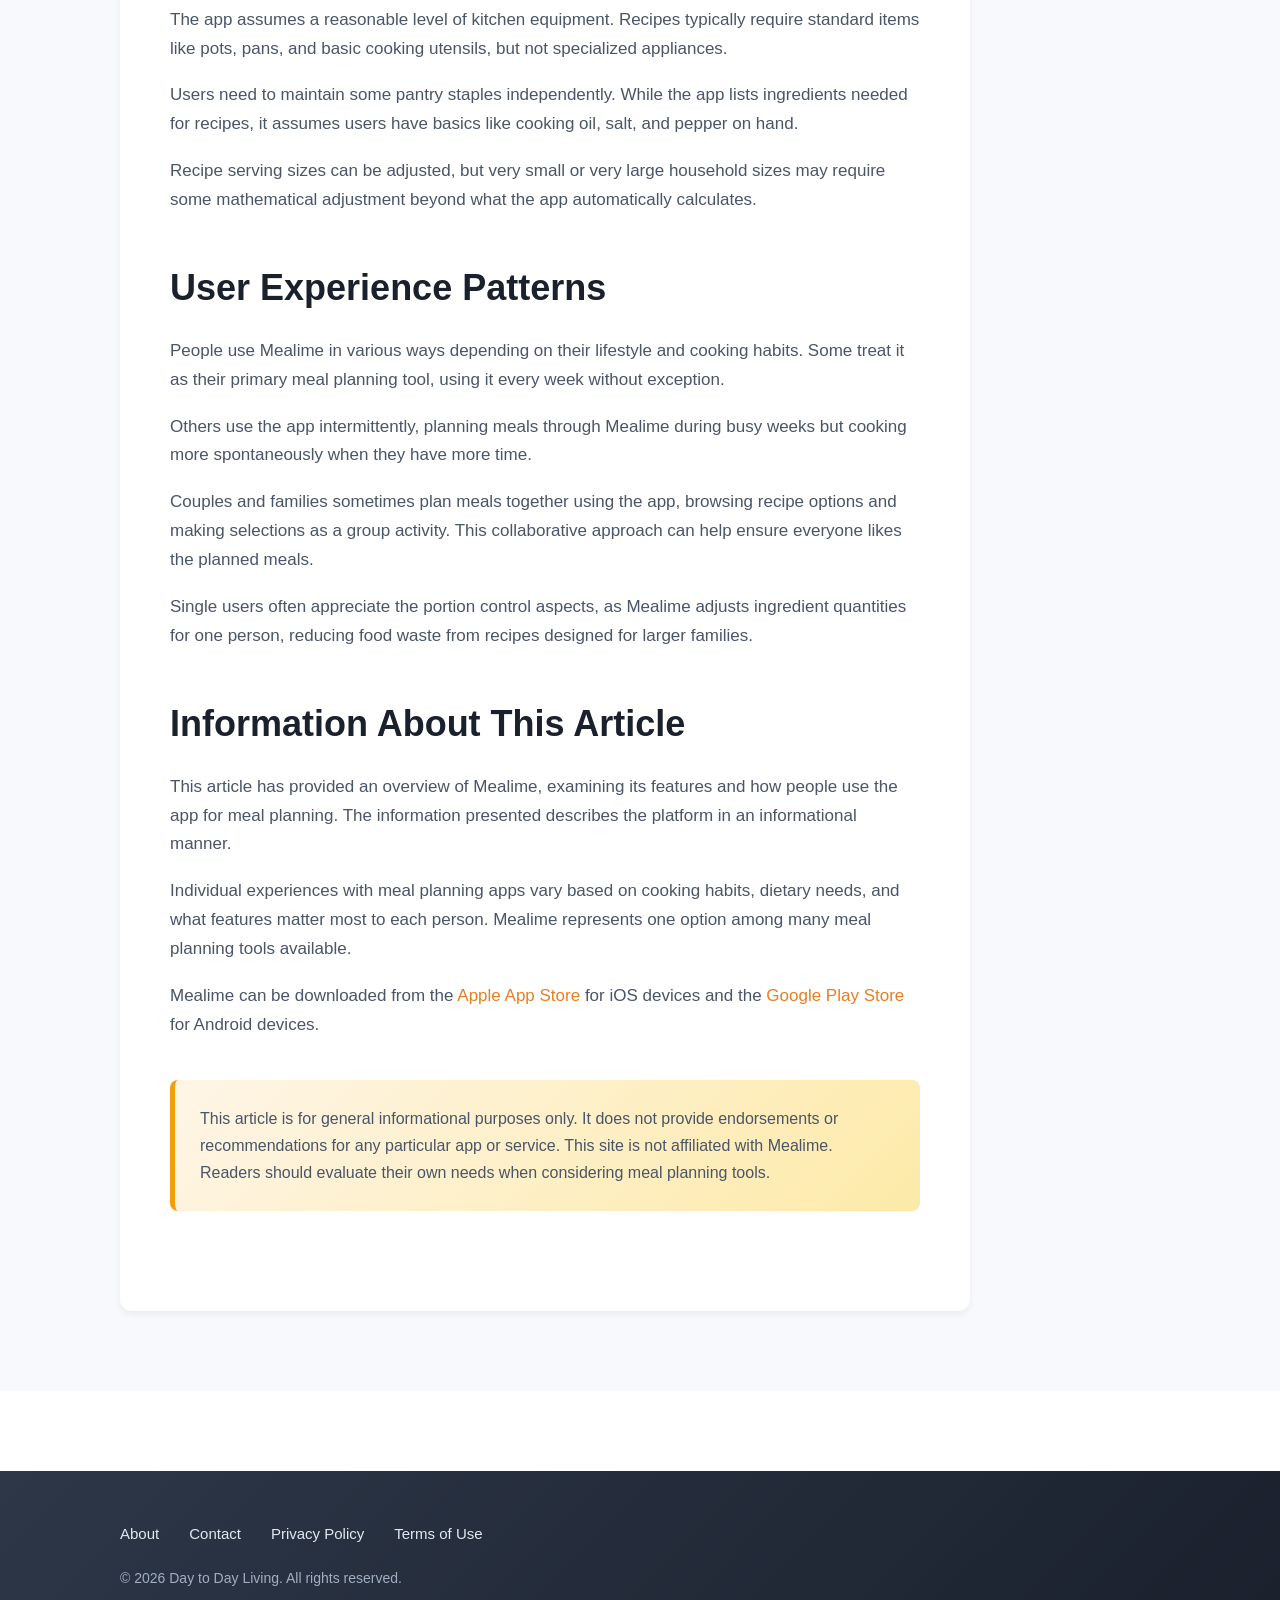
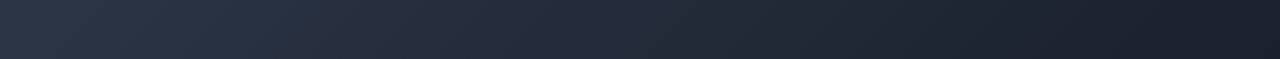
<file: article-mealime-app.html>
<!DOCTYPE html>
<html lang="en">
<head>
    <meta charset="UTF-8">
    <meta name="viewport" content="width=device-width, initial-scale=1.0">
    <meta name="description" content="A detailed look at Mealime, a popular meal planning and recipe organization app.">
    <title>Exploring Mealime: A Popular Meal Planning App - Day to Day</title>
    <link rel="icon" type="image/png" href="favicon.png">
    <link rel="stylesheet" href="style.css">
</head>
<body>
    <header>
        <div class="container">
            <div class="logo">
                <h1>Day to Day</h1>
            </div>
            <nav>
                <ul>
                    <li><a href="index.html">Home</a></li>
                    <li><a href="lifestyle-tips.html">Lifestyle Tips</a></li>
                    <li><a href="morning-routines.html">Morning Routines</a></li>
                    <li><a href="meal-planning.html">Meal Planning</a></li>
                    <li><a href="about.html">About</a></li>
                    <li><a href="contact.html">Contact</a></li>
                </ul>
            </nav>
        </div>
    </header>

    <main>
        <div class="container">
            <article>
                <h1>Exploring Mealime: A Popular Meal Planning App</h1>
                
                <p class="article-meta">Published in Meal Planning • For informational purposes</p>

                <section>
                    <p>Mealime has become a widely used meal planning application that helps users create weekly meal plans and generate corresponding grocery lists. The app focuses on simplifying the cooking process by providing personalized recipe recommendations and streamlined shopping preparation.</p>

                    <p>This article examines how Mealime works, what features it offers, and how people use it as part of their meal planning and cooking routines.</p>
                </section>

                <section>
                    <h2>What Mealime Provides</h2>
                    
                    <p>Mealime functions as a comprehensive meal planning platform that combines recipe selection with grocery list generation. The app aims to reduce the time spent deciding what to cook and shopping for ingredients.</p>

                    <p>The platform is available as a mobile app for both iOS and Android devices. Users can access their meal plans and shopping lists directly from their phones while at the grocery store or in the kitchen.</p>

                    <p>Users can download Mealime from the <a href="https://apps.apple.com/us/app/mealime-meal-plans-recipes/id1079999103" target="_blank" rel="nofollow">Apple App Store</a> for iOS devices or from the <a href="https://play.google.com/store/apps/details?id=com.mealime" target="_blank" rel="nofollow">Google Play Store</a> for Android devices. The app offers a free version with core features, as well as a premium subscription that unlocks additional functionality.</p>
                </section>

                <section>
                    <h2>Meal Planning Process</h2>
                    
                    <p>The meal planning process in Mealime starts with users selecting how many people they're cooking for and how many meals they want to plan for the week. The app then presents recipe options that fit these parameters.</p>

                    <p>Users browse through recipe suggestions and select the ones that appeal to them. Each recipe displays a photo, preparation time, and a brief description of the dish. The selection interface allows quickly adding or removing recipes from the weekly plan.</p>

                    <p>Once users have selected their desired number of meals, Mealime automatically generates a complete grocery shopping list containing all ingredients needed for those recipes. The list organizes items by store section for efficient shopping.</p>

                    <p>The app accounts for ingredients that might already be in a typical kitchen pantry, allowing users to customize which staple items they need to purchase versus what they already have on hand.</p>
                </section>

                <section>
                    <h2>Personalization and Dietary Preferences</h2>
                    
                    <p>When first setting up Mealime, users input their dietary preferences and restrictions. The app supports various eating patterns including vegetarian, vegan, paleo, and other common approaches to food selection.</p>

                    <p>Allergy information can also be specified, ensuring that suggested recipes avoid ingredients that someone cannot consume. Common allergens like nuts, dairy, or shellfish can be excluded from all recipe recommendations.</p>

                    <p>The app learns from user selections over time. If someone consistently skips certain types of recipes or ingredients, Mealime adjusts future suggestions to align better with observed preferences.</p>

                    <p>Cooking skill level can be set to influence recipe complexity. Users who prefer simpler recipes with fewer steps receive different suggestions than those comfortable with more involved cooking techniques.</p>
                </section>

                <section>
                    <h2>Recipe Details and Cooking Instructions</h2>
                    
                    <p>Each recipe in Mealime includes a complete ingredient list with specific measurements. The quantities automatically adjust based on the number of servings selected during meal planning.</p>

                    <p>Step-by-step cooking instructions guide users through recipe preparation. The instructions are written in clear language and broken into manageable steps rather than lengthy paragraphs.</p>

                    <p>Nutritional information appears for each recipe, showing calories, protein, carbohydrates, and fat content per serving. This data helps users who track their food intake or have specific nutritional goals.</p>

                    <p>Preparation and cooking times are estimated for each recipe. These time estimates help users choose recipes that fit their available time on particular days.</p>
                </section>

                <section>
                    <h2>Grocery List Features</h2>
                    
                    <p>The automatically generated grocery list in Mealime organizes ingredients by store section such as produce, meat, dairy, and pantry items. This organization mirrors typical grocery store layouts, making shopping faster.</p>

                    <p>Users can check off items as they place them in their cart. The app remembers which items have been purchased, helping ensure nothing gets forgotten during the shopping trip.</p>

                    <p>Additional items not related to planned recipes can be manually added to the list. This turns Mealime's grocery list into a complete shopping tool rather than just a recipe-specific list.</p>

                    <p>The list can be shared with other household members. Multiple people can access and update the same list, useful when different family members handle grocery shopping.</p>
                </section>

                <section>
                    <h2>Recipe Variety and Options</h2>
                    
                    <p>Mealime's recipe collection includes dishes from various cuisines and cooking styles. Users can find options ranging from quick weeknight dinners to more elaborate weekend meals.</p>

                    <p>The app regularly updates its recipe database, adding new options each week. This ongoing addition of recipes helps prevent meal planning from becoming repetitive over time.</p>

                    <p>Recipes are designed to be practical for home cooking. They typically use ingredients available at standard grocery stores rather than requiring specialty items from specific markets.</p>

                    <p>Most recipes in Mealime aim for balance between taste and preparation simplicity. The platform focuses on meals that deliver satisfying results without requiring advanced culinary techniques.</p>
                </section>

                <section>
                    <h2>Time-Saving Aspects</h2>
                    
                    <p>One primary benefit users report with Mealime is reduced time spent on meal planning decisions. Instead of browsing multiple recipe websites or cookbooks, users select from curated options within the app.</p>

                    <p>The automatic grocery list generation eliminates the need to manually write down ingredients from different recipes. This automation saves time during meal planning sessions.</p>

                    <p>Having a week's worth of meals planned in advance reduces daily decision-making about dinner. Users know what they're making each night and have the necessary ingredients already purchased.</p>

                    <p>The app's organization by store section makes grocery shopping more efficient. Shoppers can move through the store systematically rather than backtracking to retrieve forgotten items.</p>
                </section>

                <section>
                    <h2>Free Version vs Premium Features</h2>
                    
                    <p>The free version of Mealime provides access to basic meal planning functionality. Users can create weekly meal plans, access recipes, and generate grocery lists without paying for a subscription.</p>

                    <p>Premium subscribers gain access to additional features such as a larger recipe collection, the ability to customize recipes, and more advanced dietary filtering options.</p>

                    <p>The premium version also allows users to choose specific recipe categories like slow cooker meals or one-pot dishes. These additional filters help users plan meals that match their preferred cooking methods.</p>

                    <p>Some users find the free version sufficient for their needs, while others upgrade to premium for the expanded recipe selection and customization options.</p>
                </section>

                <section>
                    <h2>Integration with Kitchen Workflow</h2>
                    
                    <p>Many Mealime users incorporate the app into their weekly routines. A common pattern involves planning meals on a weekend day, shopping shortly after, then cooking the planned recipes throughout the week.</p>

                    <p>Some users plan all dinners for the week, while others only plan a few nights and leave others flexible. The app accommodates both comprehensive planning and partial planning approaches.</p>

                    <p>The mobile format allows users to reference recipes while cooking without needing to print recipe cards or open a laptop in the kitchen. The phone or tablet stays accessible on the counter during meal preparation.</p>

                    <p>Users can mark recipes as favorites, making it easy to return to well-liked meals in future planning sessions. This favorite system helps build a personal collection of reliable recipes.</p>
                </section>

                <section>
                    <h2>Practical Considerations</h2>
                    
                    <p>Mealime works most effectively when users have some flexibility in their meal choices. Those who need very specific recipes or have extensive dietary restrictions may find the curated selection limiting.</p>

                    <p>The app assumes a reasonable level of kitchen equipment. Recipes typically require standard items like pots, pans, and basic cooking utensils, but not specialized appliances.</p>

                    <p>Users need to maintain some pantry staples independently. While the app lists ingredients needed for recipes, it assumes users have basics like cooking oil, salt, and pepper on hand.</p>

                    <p>Recipe serving sizes can be adjusted, but very small or very large household sizes may require some mathematical adjustment beyond what the app automatically calculates.</p>
                </section>

                <section>
                    <h2>User Experience Patterns</h2>
                    
                    <p>People use Mealime in various ways depending on their lifestyle and cooking habits. Some treat it as their primary meal planning tool, using it every week without exception.</p>

                    <p>Others use the app intermittently, planning meals through Mealime during busy weeks but cooking more spontaneously when they have more time.</p>

                    <p>Couples and families sometimes plan meals together using the app, browsing recipe options and making selections as a group activity. This collaborative approach can help ensure everyone likes the planned meals.</p>

                    <p>Single users often appreciate the portion control aspects, as Mealime adjusts ingredient quantities for one person, reducing food waste from recipes designed for larger families.</p>
                </section>

                <section>
                    <h2>Information About This Article</h2>
                    
                    <p>This article has provided an overview of Mealime, examining its features and how people use the app for meal planning. The information presented describes the platform in an informational manner.</p>

                    <p>Individual experiences with meal planning apps vary based on cooking habits, dietary needs, and what features matter most to each person. Mealime represents one option among many meal planning tools available.</p>

                    <p>Mealime can be downloaded from the <a href="https://apps.apple.com/us/app/mealime-meal-plans-recipes/id1079999103" target="_blank" rel="nofollow">Apple App Store</a> for iOS devices and the <a href="https://play.google.com/store/apps/details?id=com.mealime" target="_blank" rel="nofollow">Google Play Store</a> for Android devices.</p>

                    <p class="disclaimer">This article is for general informational purposes only. It does not provide endorsements or recommendations for any particular app or service. This site is not affiliated with Mealime. Readers should evaluate their own needs when considering meal planning tools.</p>
                </section>
            </article>
        </div>
    </main>

    <footer>
        <div class="container">
            <div class="footer-links">
                <a href="about.html">About</a>
                <a href="contact.html">Contact</a>
                <a href="privacy-policy.html">Privacy Policy</a>
                <a href="terms-of-use.html">Terms of Use</a>
            </div>
            <p class="copyright">&copy; 2026 Day to Day Living. All rights reserved.</p>
        </div>
    </footer>
</body>
</html>
</file>
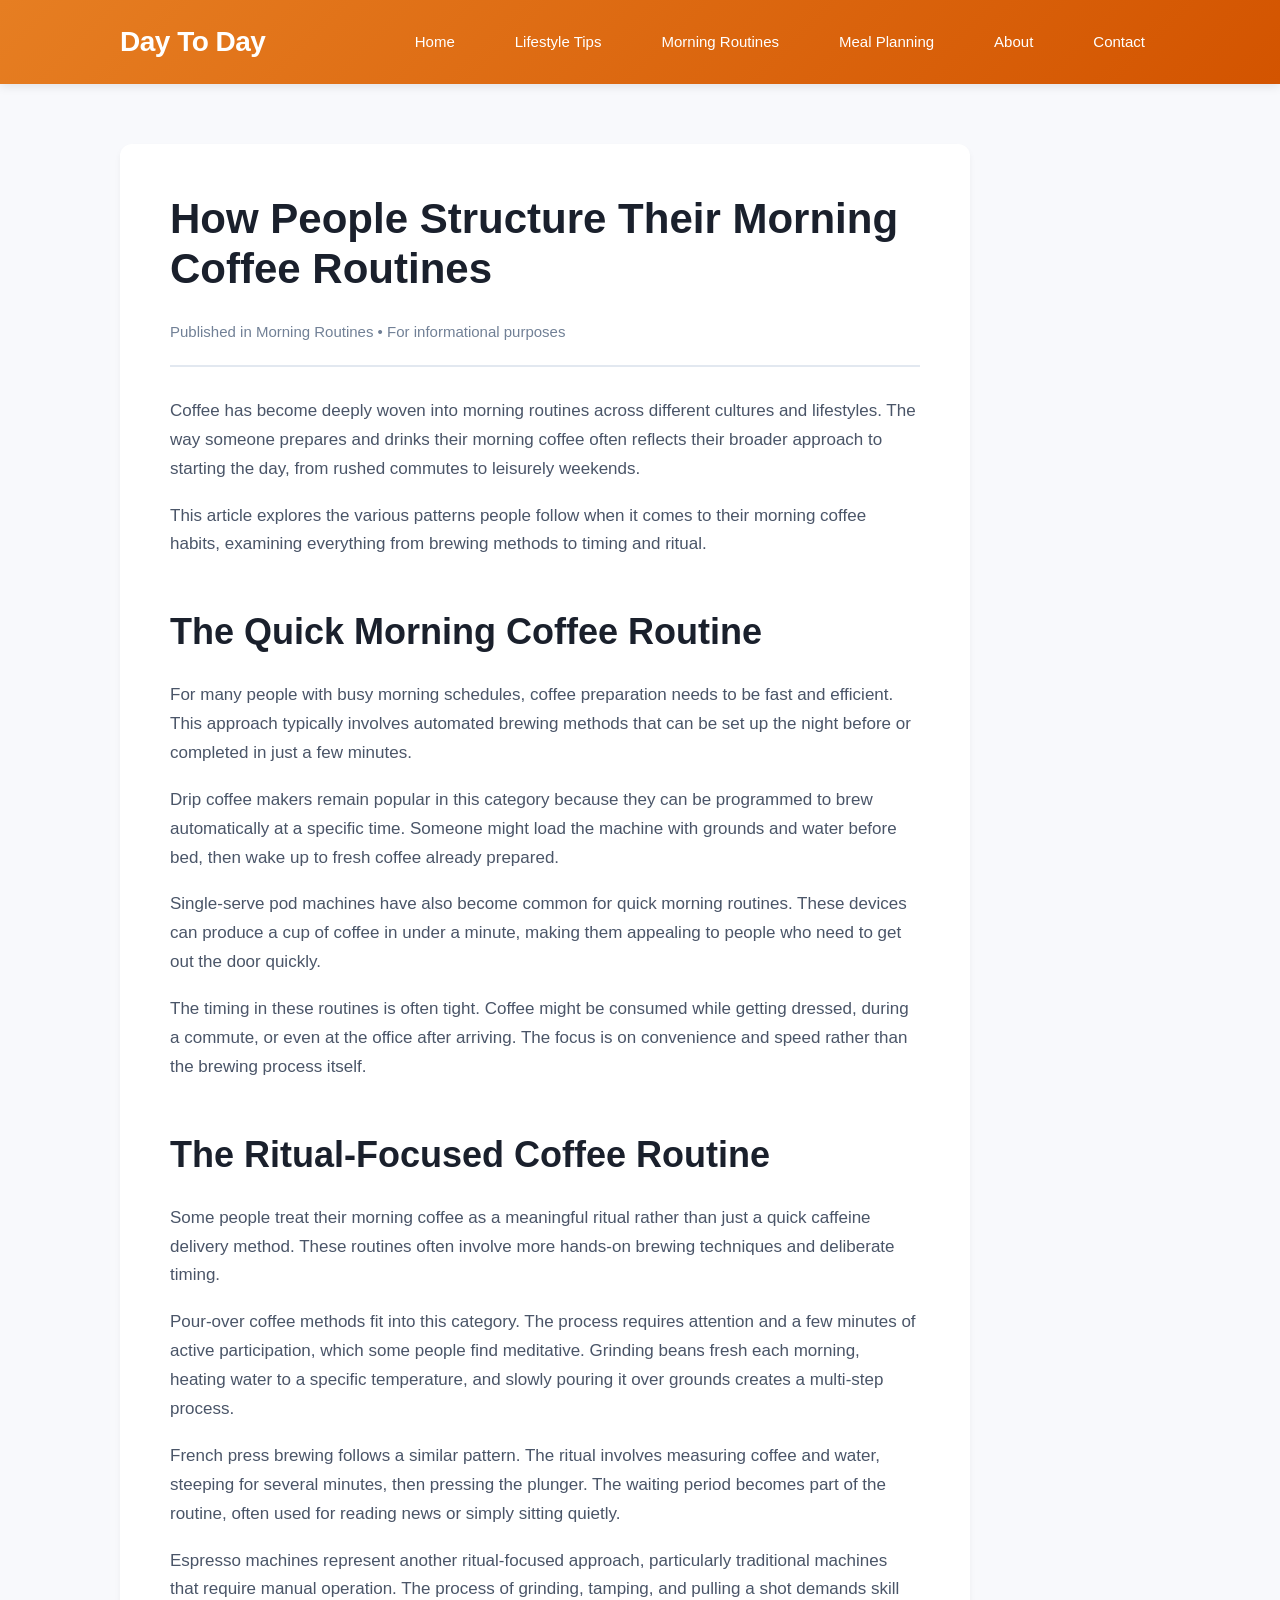
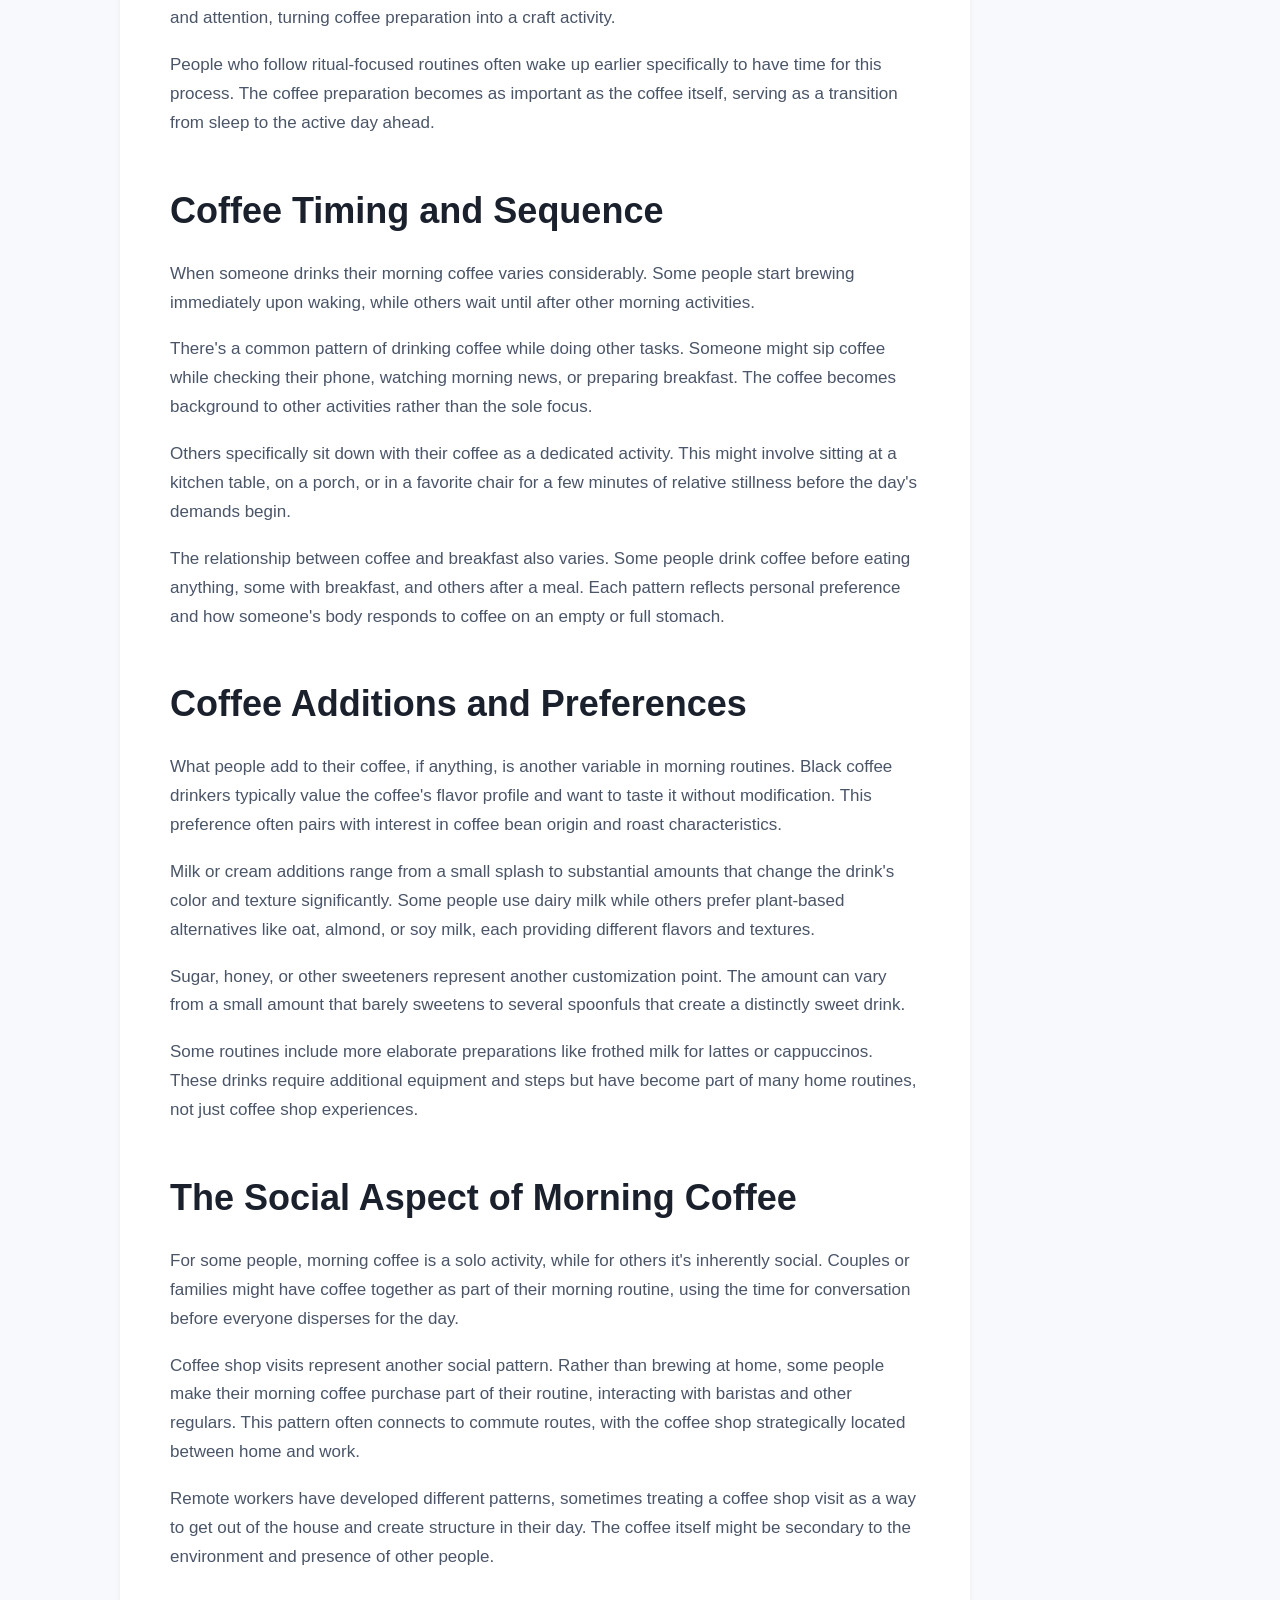
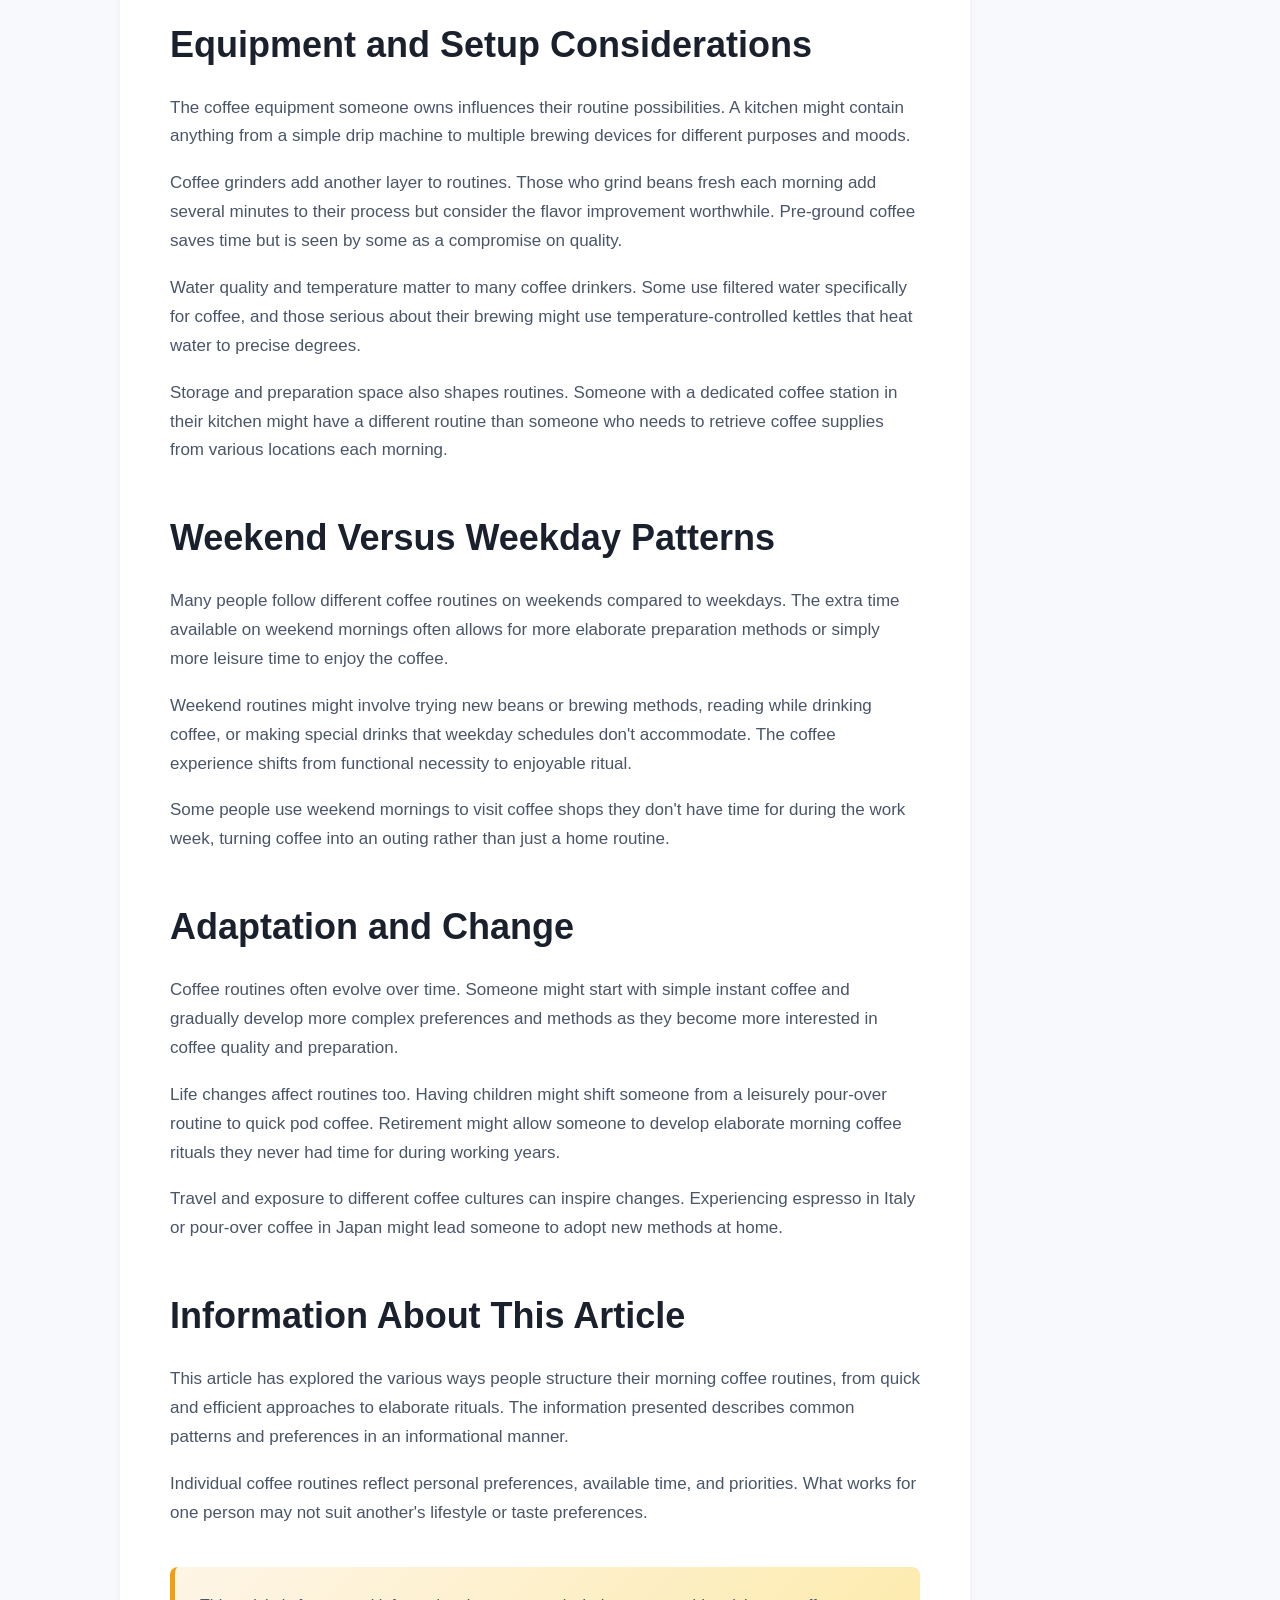
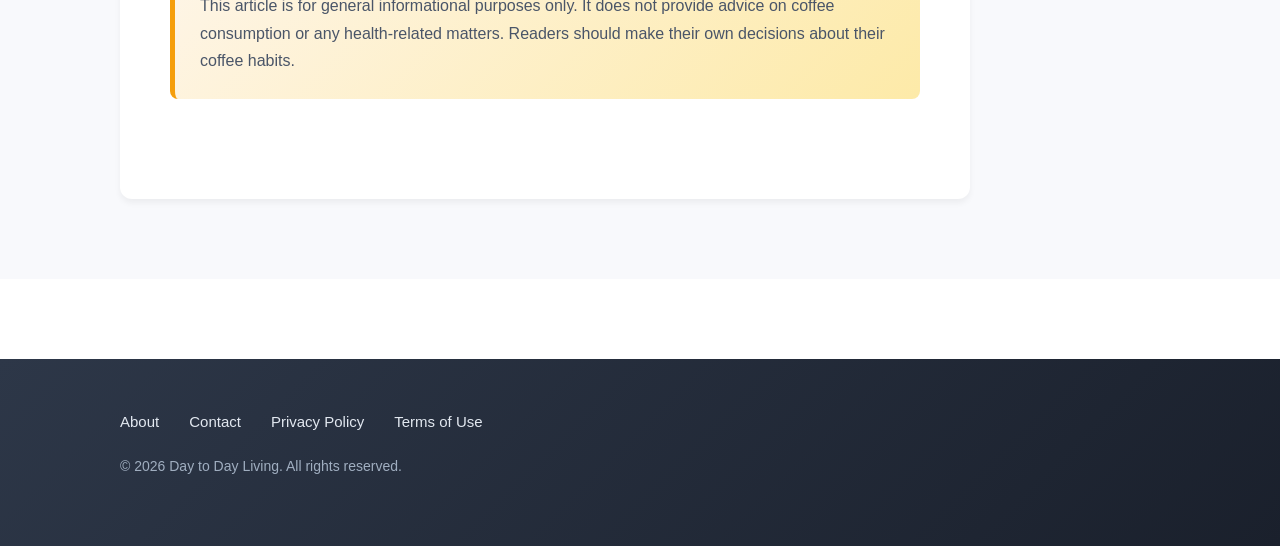
<file: article-morning-coffee-routines.html>
<!DOCTYPE html>
<html lang="en">
<head>
    <meta charset="UTF-8">
    <meta name="viewport" content="width=device-width, initial-scale=1.0">
    <meta name="description" content="An exploration of morning coffee routines and how people structure their coffee habits.">
    <title>How People Structure Their Morning Coffee Routines - Day To Day</title>
    <link rel="icon" type="image/png" href="favicon.png">
    <link rel="stylesheet" href="style.css">
</head>
<body>
    <header>
        <div class="container">
            <div class="logo">
                <h1>Day To Day</h1>
            </div>
            <nav>
                <ul>
                    <li><a href="index.html">Home</a></li>
                    <li><a href="lifestyle-tips.html">Lifestyle Tips</a></li>
                    <li><a href="morning-routines.html">Morning Routines</a></li>
                    <li><a href="meal-planning.html">Meal Planning</a></li>
                    <li><a href="about.html">About</a></li>
                    <li><a href="contact.html">Contact</a></li>
                </ul>
            </nav>
        </div>
    </header>

    <main>
        <div class="container">
            <article>
                <h1>How People Structure Their Morning Coffee Routines</h1>
                
                <p class="article-meta">Published in Morning Routines • For informational purposes</p>

                <section>
                    <p>Coffee has become deeply woven into morning routines across different cultures and lifestyles. The way someone prepares and drinks their morning coffee often reflects their broader approach to starting the day, from rushed commutes to leisurely weekends.</p>

                    <p>This article explores the various patterns people follow when it comes to their morning coffee habits, examining everything from brewing methods to timing and ritual.</p>
                </section>

                <section>
                    <h2>The Quick Morning Coffee Routine</h2>
                    
                    <p>For many people with busy morning schedules, coffee preparation needs to be fast and efficient. This approach typically involves automated brewing methods that can be set up the night before or completed in just a few minutes.</p>

                    <p>Drip coffee makers remain popular in this category because they can be programmed to brew automatically at a specific time. Someone might load the machine with grounds and water before bed, then wake up to fresh coffee already prepared.</p>

                    <p>Single-serve pod machines have also become common for quick morning routines. These devices can produce a cup of coffee in under a minute, making them appealing to people who need to get out the door quickly.</p>

                    <p>The timing in these routines is often tight. Coffee might be consumed while getting dressed, during a commute, or even at the office after arriving. The focus is on convenience and speed rather than the brewing process itself.</p>
                </section>

                <section>
                    <h2>The Ritual-Focused Coffee Routine</h2>
                    
                    <p>Some people treat their morning coffee as a meaningful ritual rather than just a quick caffeine delivery method. These routines often involve more hands-on brewing techniques and deliberate timing.</p>

                    <p>Pour-over coffee methods fit into this category. The process requires attention and a few minutes of active participation, which some people find meditative. Grinding beans fresh each morning, heating water to a specific temperature, and slowly pouring it over grounds creates a multi-step process.</p>

                    <p>French press brewing follows a similar pattern. The ritual involves measuring coffee and water, steeping for several minutes, then pressing the plunger. The waiting period becomes part of the routine, often used for reading news or simply sitting quietly.</p>

                    <p>Espresso machines represent another ritual-focused approach, particularly traditional machines that require manual operation. The process of grinding, tamping, and pulling a shot demands skill and attention, turning coffee preparation into a craft activity.</p>

                    <p>People who follow ritual-focused routines often wake up earlier specifically to have time for this process. The coffee preparation becomes as important as the coffee itself, serving as a transition from sleep to the active day ahead.</p>
                </section>

                <section>
                    <h2>Coffee Timing and Sequence</h2>
                    
                    <p>When someone drinks their morning coffee varies considerably. Some people start brewing immediately upon waking, while others wait until after other morning activities.</p>

                    <p>There's a common pattern of drinking coffee while doing other tasks. Someone might sip coffee while checking their phone, watching morning news, or preparing breakfast. The coffee becomes background to other activities rather than the sole focus.</p>

                    <p>Others specifically sit down with their coffee as a dedicated activity. This might involve sitting at a kitchen table, on a porch, or in a favorite chair for a few minutes of relative stillness before the day's demands begin.</p>

                    <p>The relationship between coffee and breakfast also varies. Some people drink coffee before eating anything, some with breakfast, and others after a meal. Each pattern reflects personal preference and how someone's body responds to coffee on an empty or full stomach.</p>
                </section>

                <section>
                    <h2>Coffee Additions and Preferences</h2>
                    
                    <p>What people add to their coffee, if anything, is another variable in morning routines. Black coffee drinkers typically value the coffee's flavor profile and want to taste it without modification. This preference often pairs with interest in coffee bean origin and roast characteristics.</p>

                    <p>Milk or cream additions range from a small splash to substantial amounts that change the drink's color and texture significantly. Some people use dairy milk while others prefer plant-based alternatives like oat, almond, or soy milk, each providing different flavors and textures.</p>

                    <p>Sugar, honey, or other sweeteners represent another customization point. The amount can vary from a small amount that barely sweetens to several spoonfuls that create a distinctly sweet drink.</p>

                    <p>Some routines include more elaborate preparations like frothed milk for lattes or cappuccinos. These drinks require additional equipment and steps but have become part of many home routines, not just coffee shop experiences.</p>
                </section>

                <section>
                    <h2>The Social Aspect of Morning Coffee</h2>
                    
                    <p>For some people, morning coffee is a solo activity, while for others it's inherently social. Couples or families might have coffee together as part of their morning routine, using the time for conversation before everyone disperses for the day.</p>

                    <p>Coffee shop visits represent another social pattern. Rather than brewing at home, some people make their morning coffee purchase part of their routine, interacting with baristas and other regulars. This pattern often connects to commute routes, with the coffee shop strategically located between home and work.</p>

                    <p>Remote workers have developed different patterns, sometimes treating a coffee shop visit as a way to get out of the house and create structure in their day. The coffee itself might be secondary to the environment and presence of other people.</p>
                </section>

                <section>
                    <h2>Equipment and Setup Considerations</h2>
                    
                    <p>The coffee equipment someone owns influences their routine possibilities. A kitchen might contain anything from a simple drip machine to multiple brewing devices for different purposes and moods.</p>

                    <p>Coffee grinders add another layer to routines. Those who grind beans fresh each morning add several minutes to their process but consider the flavor improvement worthwhile. Pre-ground coffee saves time but is seen by some as a compromise on quality.</p>

                    <p>Water quality and temperature matter to many coffee drinkers. Some use filtered water specifically for coffee, and those serious about their brewing might use temperature-controlled kettles that heat water to precise degrees.</p>

                    <p>Storage and preparation space also shapes routines. Someone with a dedicated coffee station in their kitchen might have a different routine than someone who needs to retrieve coffee supplies from various locations each morning.</p>
                </section>

                <section>
                    <h2>Weekend Versus Weekday Patterns</h2>
                    
                    <p>Many people follow different coffee routines on weekends compared to weekdays. The extra time available on weekend mornings often allows for more elaborate preparation methods or simply more leisure time to enjoy the coffee.</p>

                    <p>Weekend routines might involve trying new beans or brewing methods, reading while drinking coffee, or making special drinks that weekday schedules don't accommodate. The coffee experience shifts from functional necessity to enjoyable ritual.</p>

                    <p>Some people use weekend mornings to visit coffee shops they don't have time for during the work week, turning coffee into an outing rather than just a home routine.</p>
                </section>

                <section>
                    <h2>Adaptation and Change</h2>
                    
                    <p>Coffee routines often evolve over time. Someone might start with simple instant coffee and gradually develop more complex preferences and methods as they become more interested in coffee quality and preparation.</p>

                    <p>Life changes affect routines too. Having children might shift someone from a leisurely pour-over routine to quick pod coffee. Retirement might allow someone to develop elaborate morning coffee rituals they never had time for during working years.</p>

                    <p>Travel and exposure to different coffee cultures can inspire changes. Experiencing espresso in Italy or pour-over coffee in Japan might lead someone to adopt new methods at home.</p>
                </section>

                <section>
                    <h2>Information About This Article</h2>
                    
                    <p>This article has explored the various ways people structure their morning coffee routines, from quick and efficient approaches to elaborate rituals. The information presented describes common patterns and preferences in an informational manner.</p>

                    <p>Individual coffee routines reflect personal preferences, available time, and priorities. What works for one person may not suit another's lifestyle or taste preferences.</p>

                    <p class="disclaimer">This article is for general informational purposes only. It does not provide advice on coffee consumption or any health-related matters. Readers should make their own decisions about their coffee habits.</p>
                </section>
            </article>
        </div>
    </main>

    <footer>
        <div class="container">
            <div class="footer-links">
                <a href="about.html">About</a>
                <a href="contact.html">Contact</a>
                <a href="privacy-policy.html">Privacy Policy</a>
                <a href="terms-of-use.html">Terms of Use</a>
            </div>
            <p class="copyright">&copy; 2026 Day to Day Living. All rights reserved.</p>
        </div>
    </footer>
</body>
</html>
</file>
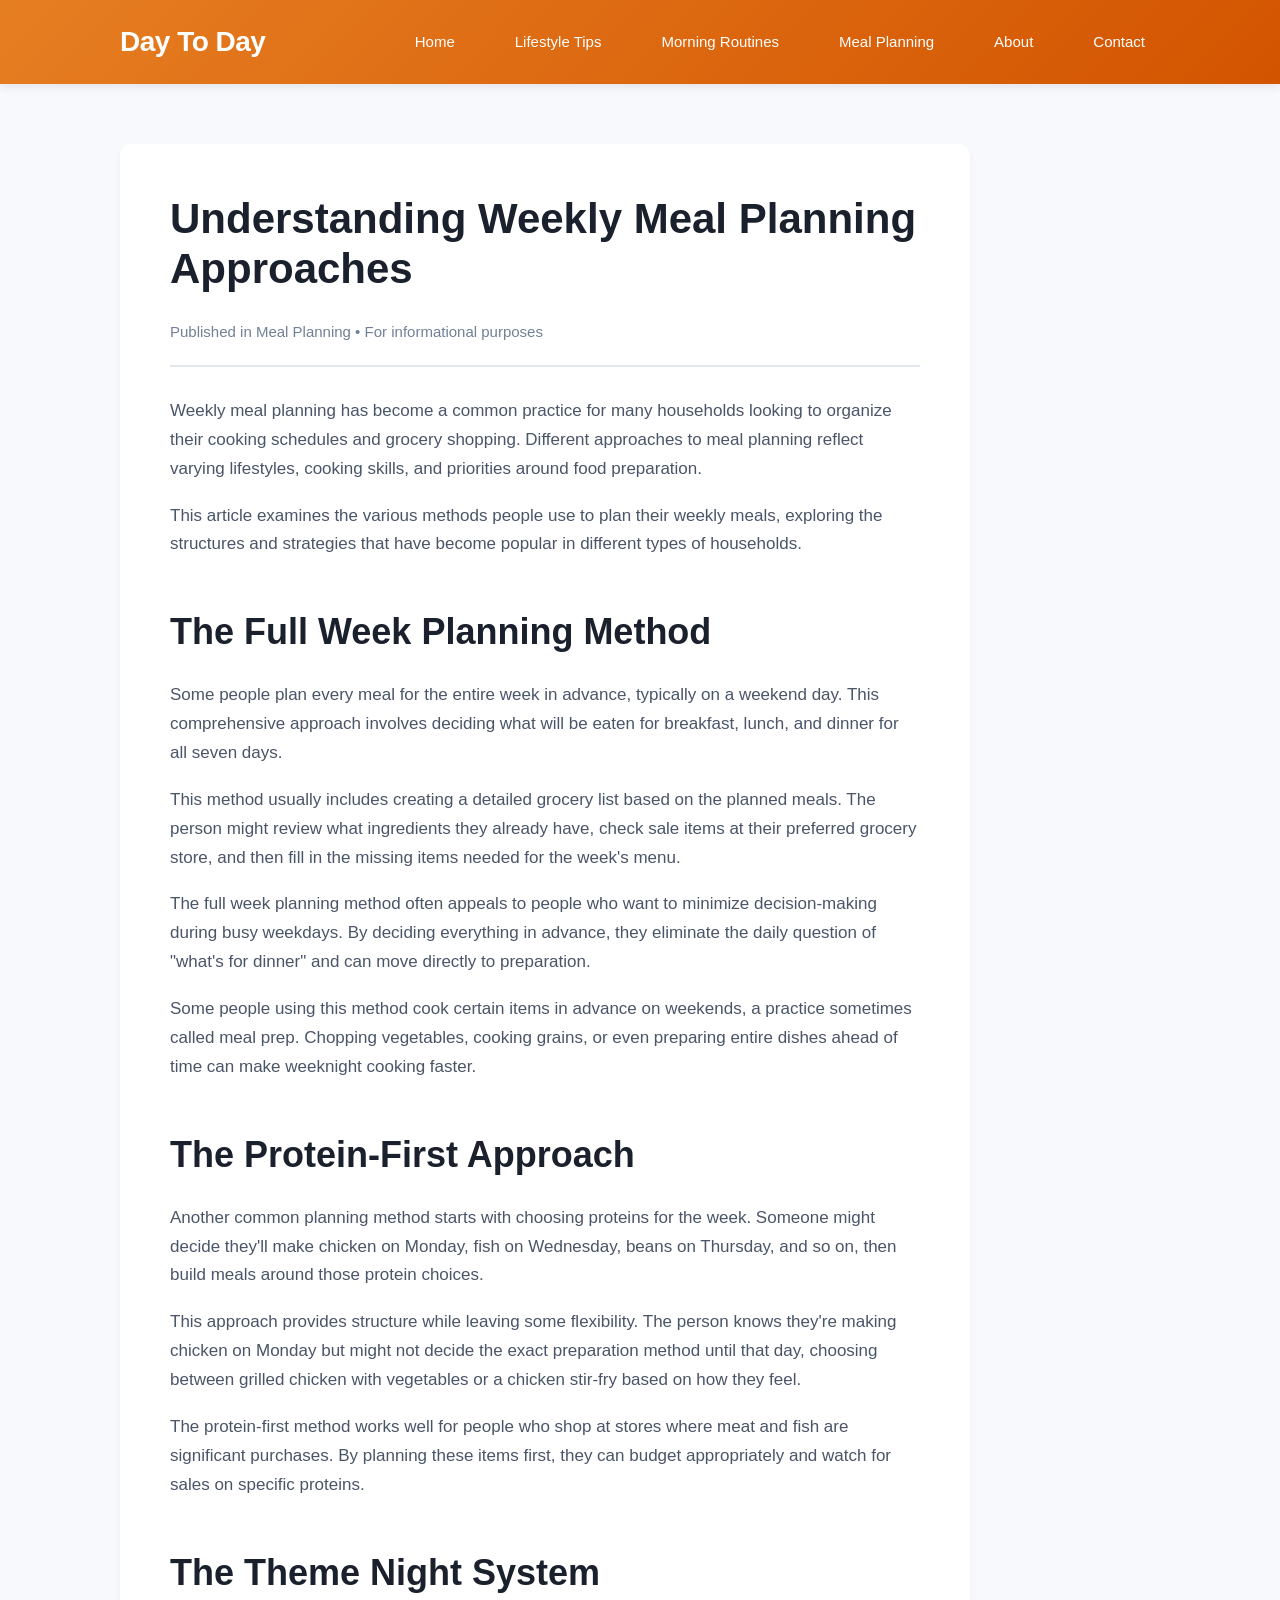
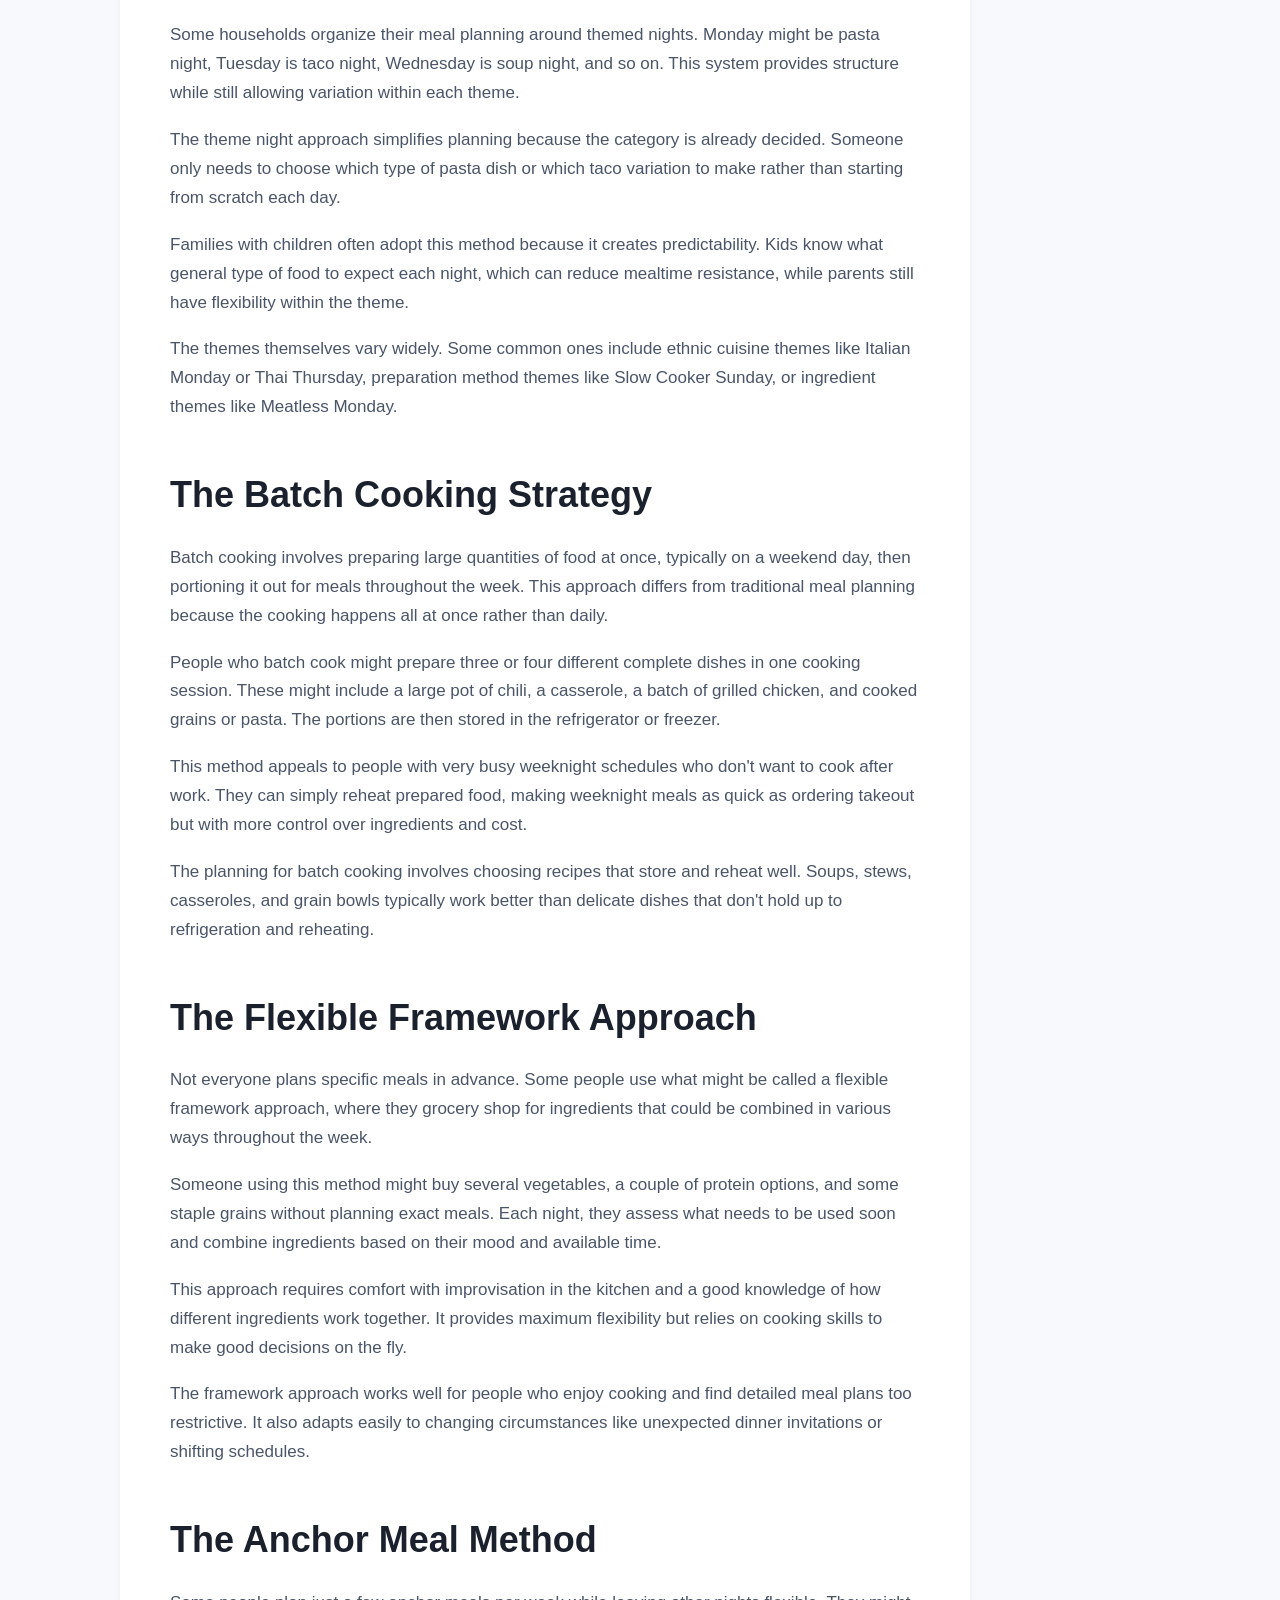
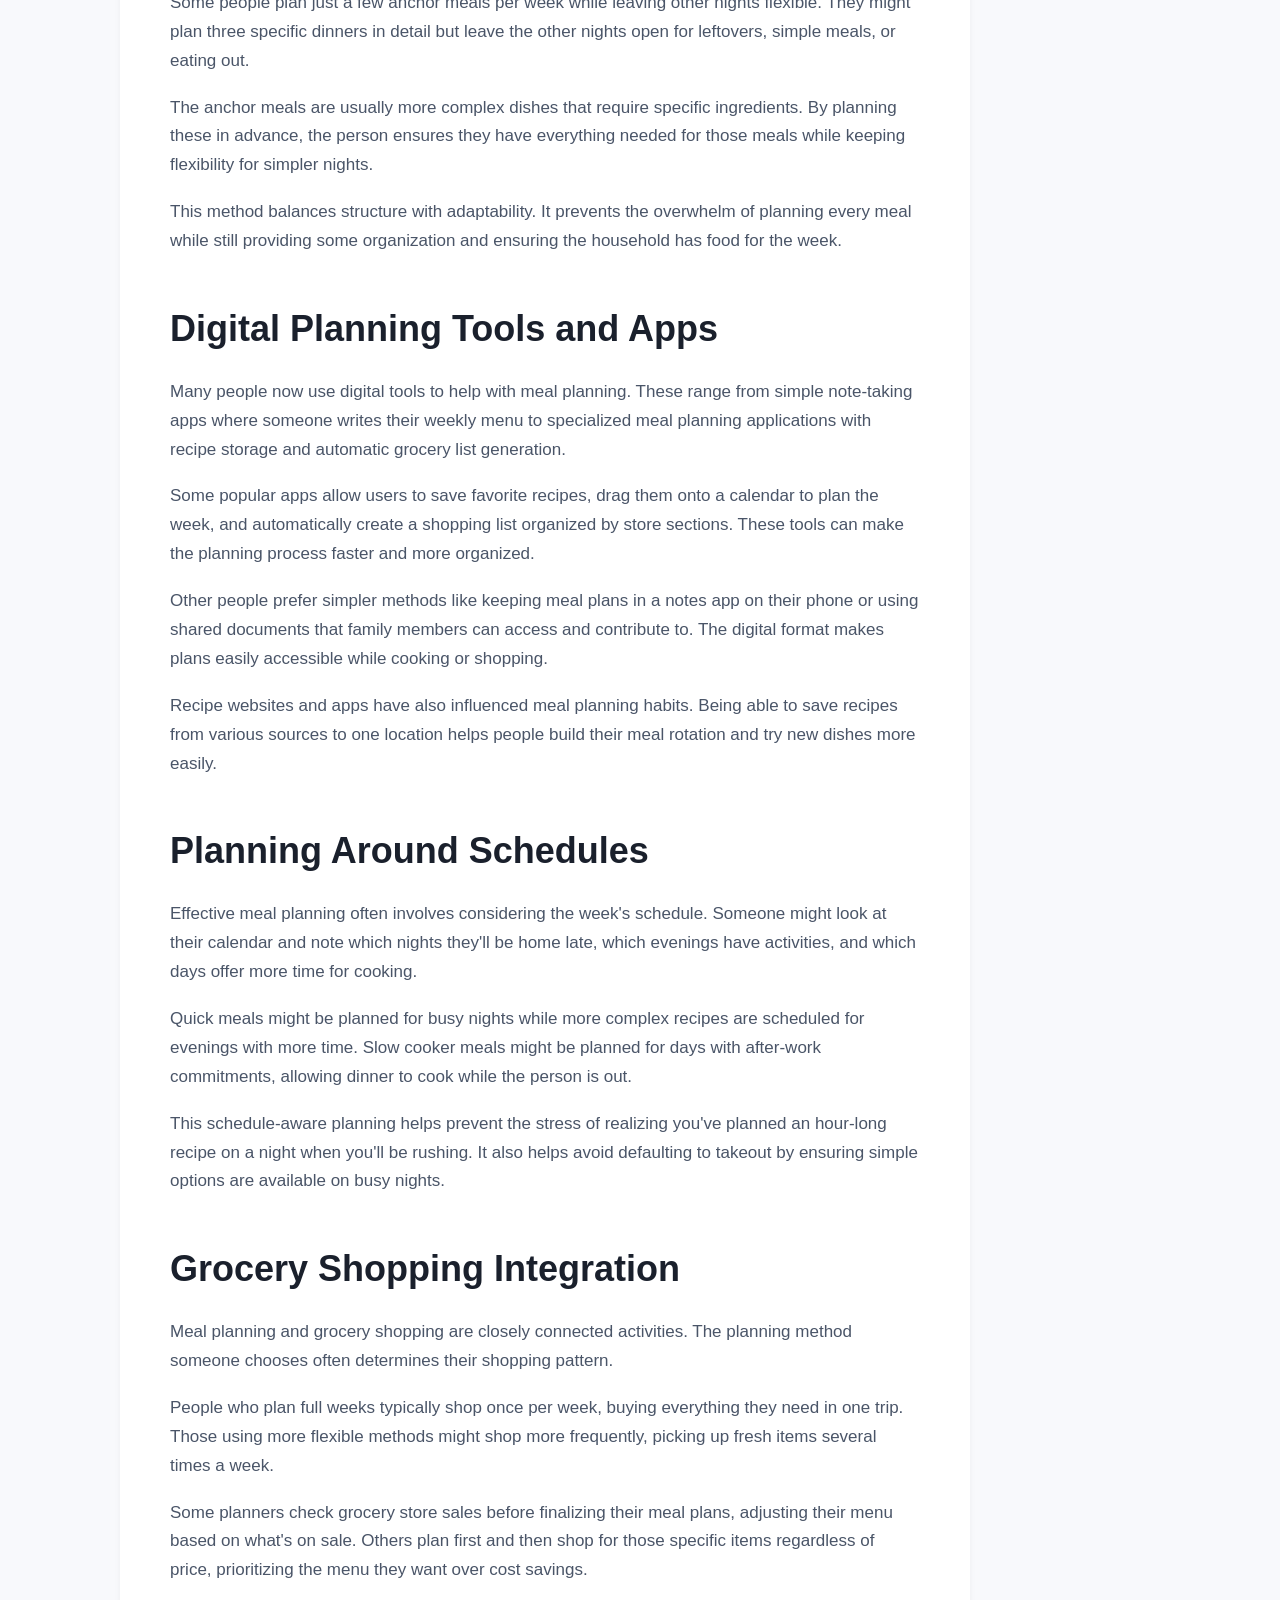
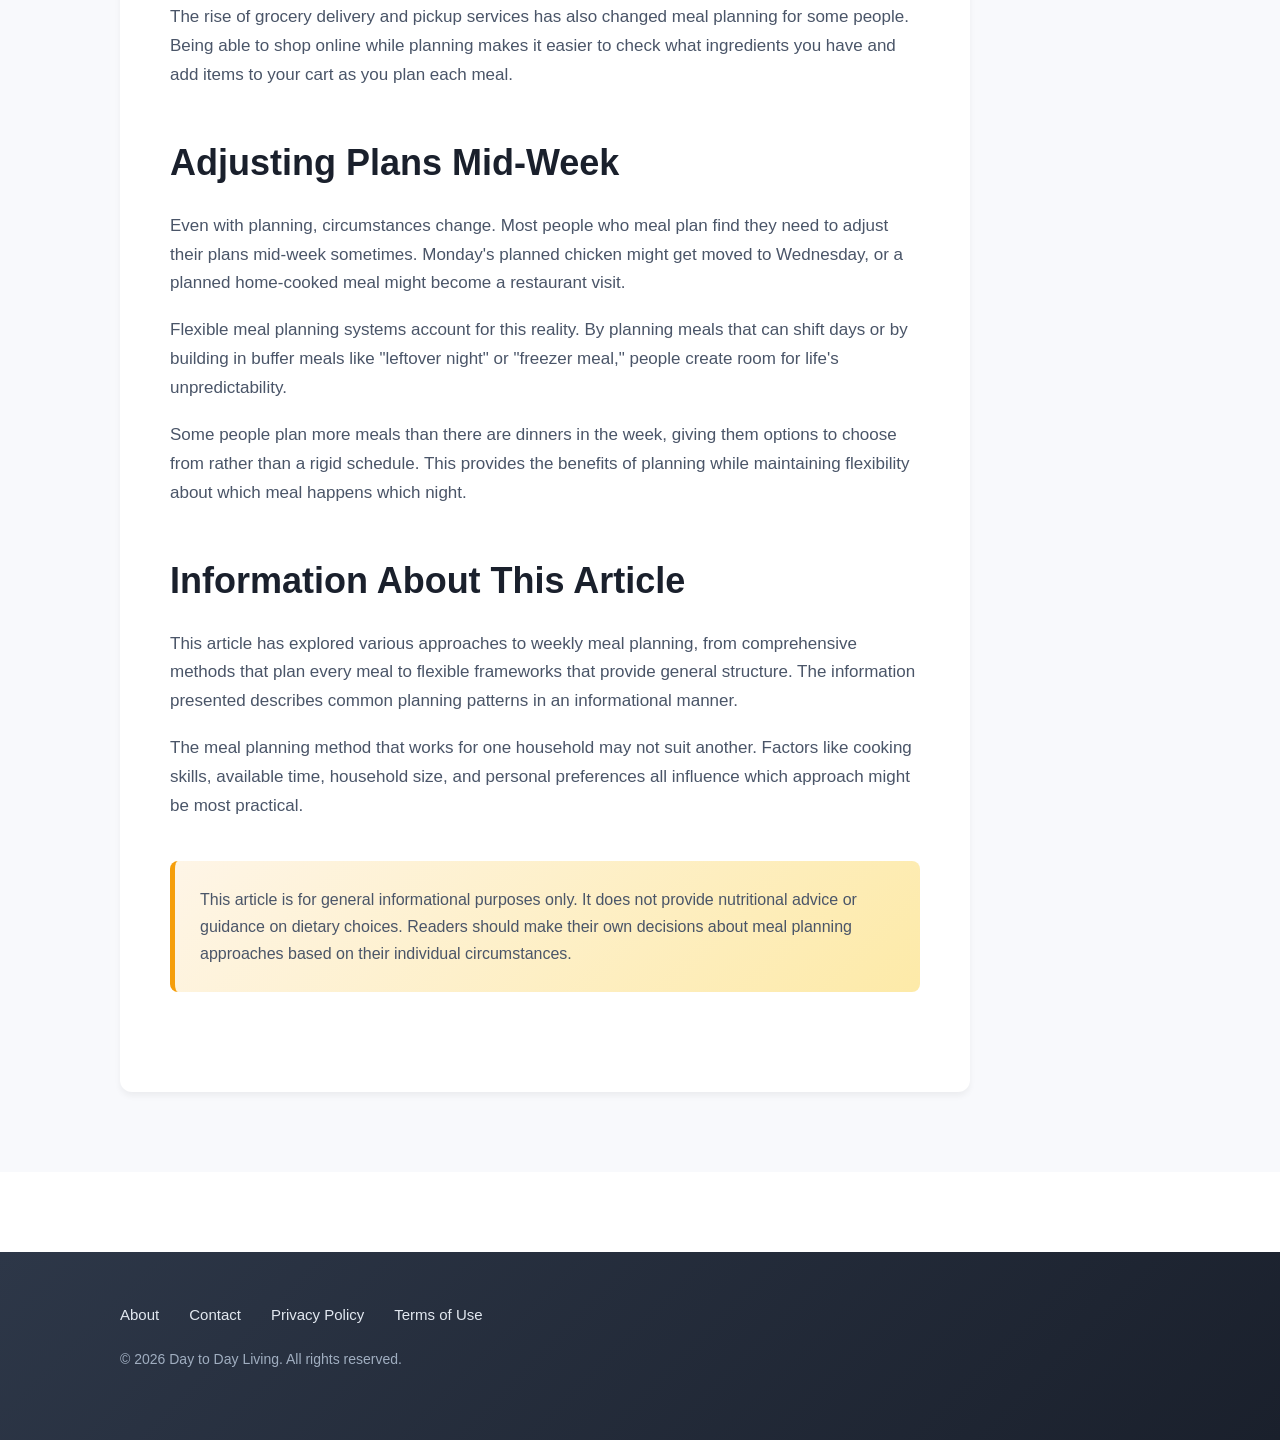
<file: article-weekly-meal-planning.html>
<!DOCTYPE html>
<html lang="en">
<head>
    <meta charset="UTF-8">
    <meta name="viewport" content="width=device-width, initial-scale=1.0">
    <meta name="description" content="A comprehensive look at weekly meal planning methods and strategies people use.">
    <title>Understanding Weekly Meal Planning Approaches - Day To Day</title>
    <link rel="icon" type="image/png" href="favicon.png">
    <link rel="stylesheet" href="style.css">
</head>
<body>
    <header>
        <div class="container">
            <div class="logo">
                <h1>Day To Day</h1>
            </div>
            <nav>
                <ul>
                    <li><a href="index.html">Home</a></li>
                    <li><a href="lifestyle-tips.html">Lifestyle Tips</a></li>
                    <li><a href="morning-routines.html">Morning Routines</a></li>
                    <li><a href="meal-planning.html">Meal Planning</a></li>
                    <li><a href="about.html">About</a></li>
                    <li><a href="contact.html">Contact</a></li>
                </ul>
            </nav>
        </div>
    </header>

    <main>
        <div class="container">
            <article>
                <h1>Understanding Weekly Meal Planning Approaches</h1>
                
                <p class="article-meta">Published in Meal Planning • For informational purposes</p>

                <section>
                    <p>Weekly meal planning has become a common practice for many households looking to organize their cooking schedules and grocery shopping. Different approaches to meal planning reflect varying lifestyles, cooking skills, and priorities around food preparation.</p>

                    <p>This article examines the various methods people use to plan their weekly meals, exploring the structures and strategies that have become popular in different types of households.</p>
                </section>

                <section>
                    <h2>The Full Week Planning Method</h2>
                    
                    <p>Some people plan every meal for the entire week in advance, typically on a weekend day. This comprehensive approach involves deciding what will be eaten for breakfast, lunch, and dinner for all seven days.</p>

                    <p>This method usually includes creating a detailed grocery list based on the planned meals. The person might review what ingredients they already have, check sale items at their preferred grocery store, and then fill in the missing items needed for the week's menu.</p>

                    <p>The full week planning method often appeals to people who want to minimize decision-making during busy weekdays. By deciding everything in advance, they eliminate the daily question of "what's for dinner" and can move directly to preparation.</p>

                    <p>Some people using this method cook certain items in advance on weekends, a practice sometimes called meal prep. Chopping vegetables, cooking grains, or even preparing entire dishes ahead of time can make weeknight cooking faster.</p>
                </section>

                <section>
                    <h2>The Protein-First Approach</h2>
                    
                    <p>Another common planning method starts with choosing proteins for the week. Someone might decide they'll make chicken on Monday, fish on Wednesday, beans on Thursday, and so on, then build meals around those protein choices.</p>

                    <p>This approach provides structure while leaving some flexibility. The person knows they're making chicken on Monday but might not decide the exact preparation method until that day, choosing between grilled chicken with vegetables or a chicken stir-fry based on how they feel.</p>

                    <p>The protein-first method works well for people who shop at stores where meat and fish are significant purchases. By planning these items first, they can budget appropriately and watch for sales on specific proteins.</p>
                </section>

                <section>
                    <h2>The Theme Night System</h2>
                    
                    <p>Some households organize their meal planning around themed nights. Monday might be pasta night, Tuesday is taco night, Wednesday is soup night, and so on. This system provides structure while still allowing variation within each theme.</p>

                    <p>The theme night approach simplifies planning because the category is already decided. Someone only needs to choose which type of pasta dish or which taco variation to make rather than starting from scratch each day.</p>

                    <p>Families with children often adopt this method because it creates predictability. Kids know what general type of food to expect each night, which can reduce mealtime resistance, while parents still have flexibility within the theme.</p>

                    <p>The themes themselves vary widely. Some common ones include ethnic cuisine themes like Italian Monday or Thai Thursday, preparation method themes like Slow Cooker Sunday, or ingredient themes like Meatless Monday.</p>
                </section>

                <section>
                    <h2>The Batch Cooking Strategy</h2>
                    
                    <p>Batch cooking involves preparing large quantities of food at once, typically on a weekend day, then portioning it out for meals throughout the week. This approach differs from traditional meal planning because the cooking happens all at once rather than daily.</p>

                    <p>People who batch cook might prepare three or four different complete dishes in one cooking session. These might include a large pot of chili, a casserole, a batch of grilled chicken, and cooked grains or pasta. The portions are then stored in the refrigerator or freezer.</p>

                    <p>This method appeals to people with very busy weeknight schedules who don't want to cook after work. They can simply reheat prepared food, making weeknight meals as quick as ordering takeout but with more control over ingredients and cost.</p>

                    <p>The planning for batch cooking involves choosing recipes that store and reheat well. Soups, stews, casseroles, and grain bowls typically work better than delicate dishes that don't hold up to refrigeration and reheating.</p>
                </section>

                <section>
                    <h2>The Flexible Framework Approach</h2>
                    
                    <p>Not everyone plans specific meals in advance. Some people use what might be called a flexible framework approach, where they grocery shop for ingredients that could be combined in various ways throughout the week.</p>

                    <p>Someone using this method might buy several vegetables, a couple of protein options, and some staple grains without planning exact meals. Each night, they assess what needs to be used soon and combine ingredients based on their mood and available time.</p>

                    <p>This approach requires comfort with improvisation in the kitchen and a good knowledge of how different ingredients work together. It provides maximum flexibility but relies on cooking skills to make good decisions on the fly.</p>

                    <p>The framework approach works well for people who enjoy cooking and find detailed meal plans too restrictive. It also adapts easily to changing circumstances like unexpected dinner invitations or shifting schedules.</p>
                </section>

                <section>
                    <h2>The Anchor Meal Method</h2>
                    
                    <p>Some people plan just a few anchor meals per week while leaving other nights flexible. They might plan three specific dinners in detail but leave the other nights open for leftovers, simple meals, or eating out.</p>

                    <p>The anchor meals are usually more complex dishes that require specific ingredients. By planning these in advance, the person ensures they have everything needed for those meals while keeping flexibility for simpler nights.</p>

                    <p>This method balances structure with adaptability. It prevents the overwhelm of planning every meal while still providing some organization and ensuring the household has food for the week.</p>
                </section>

                <section>
                    <h2>Digital Planning Tools and Apps</h2>
                    
                    <p>Many people now use digital tools to help with meal planning. These range from simple note-taking apps where someone writes their weekly menu to specialized meal planning applications with recipe storage and automatic grocery list generation.</p>

                    <p>Some popular apps allow users to save favorite recipes, drag them onto a calendar to plan the week, and automatically create a shopping list organized by store sections. These tools can make the planning process faster and more organized.</p>

                    <p>Other people prefer simpler methods like keeping meal plans in a notes app on their phone or using shared documents that family members can access and contribute to. The digital format makes plans easily accessible while cooking or shopping.</p>

                    <p>Recipe websites and apps have also influenced meal planning habits. Being able to save recipes from various sources to one location helps people build their meal rotation and try new dishes more easily.</p>
                </section>

                <section>
                    <h2>Planning Around Schedules</h2>
                    
                    <p>Effective meal planning often involves considering the week's schedule. Someone might look at their calendar and note which nights they'll be home late, which evenings have activities, and which days offer more time for cooking.</p>

                    <p>Quick meals might be planned for busy nights while more complex recipes are scheduled for evenings with more time. Slow cooker meals might be planned for days with after-work commitments, allowing dinner to cook while the person is out.</p>

                    <p>This schedule-aware planning helps prevent the stress of realizing you've planned an hour-long recipe on a night when you'll be rushing. It also helps avoid defaulting to takeout by ensuring simple options are available on busy nights.</p>
                </section>

                <section>
                    <h2>Grocery Shopping Integration</h2>
                    
                    <p>Meal planning and grocery shopping are closely connected activities. The planning method someone chooses often determines their shopping pattern.</p>

                    <p>People who plan full weeks typically shop once per week, buying everything they need in one trip. Those using more flexible methods might shop more frequently, picking up fresh items several times a week.</p>

                    <p>Some planners check grocery store sales before finalizing their meal plans, adjusting their menu based on what's on sale. Others plan first and then shop for those specific items regardless of price, prioritizing the menu they want over cost savings.</p>

                    <p>The rise of grocery delivery and pickup services has also changed meal planning for some people. Being able to shop online while planning makes it easier to check what ingredients you have and add items to your cart as you plan each meal.</p>
                </section>

                <section>
                    <h2>Adjusting Plans Mid-Week</h2>
                    
                    <p>Even with planning, circumstances change. Most people who meal plan find they need to adjust their plans mid-week sometimes. Monday's planned chicken might get moved to Wednesday, or a planned home-cooked meal might become a restaurant visit.</p>

                    <p>Flexible meal planning systems account for this reality. By planning meals that can shift days or by building in buffer meals like "leftover night" or "freezer meal," people create room for life's unpredictability.</p>

                    <p>Some people plan more meals than there are dinners in the week, giving them options to choose from rather than a rigid schedule. This provides the benefits of planning while maintaining flexibility about which meal happens which night.</p>
                </section>

                <section>
                    <h2>Information About This Article</h2>
                    
                    <p>This article has explored various approaches to weekly meal planning, from comprehensive methods that plan every meal to flexible frameworks that provide general structure. The information presented describes common planning patterns in an informational manner.</p>

                    <p>The meal planning method that works for one household may not suit another. Factors like cooking skills, available time, household size, and personal preferences all influence which approach might be most practical.</p>

                    <p class="disclaimer">This article is for general informational purposes only. It does not provide nutritional advice or guidance on dietary choices. Readers should make their own decisions about meal planning approaches based on their individual circumstances.</p>
                </section>
            </article>
        </div>
    </main>

    <footer>
        <div class="container">
            <div class="footer-links">
                <a href="about.html">About</a>
                <a href="contact.html">Contact</a>
                <a href="privacy-policy.html">Privacy Policy</a>
                <a href="terms-of-use.html">Terms of Use</a>
            </div>
            <p class="copyright">&copy; 2026 Day to Day Living. All rights reserved.</p>
        </div>
    </footer>
</body>
</html>
</file>
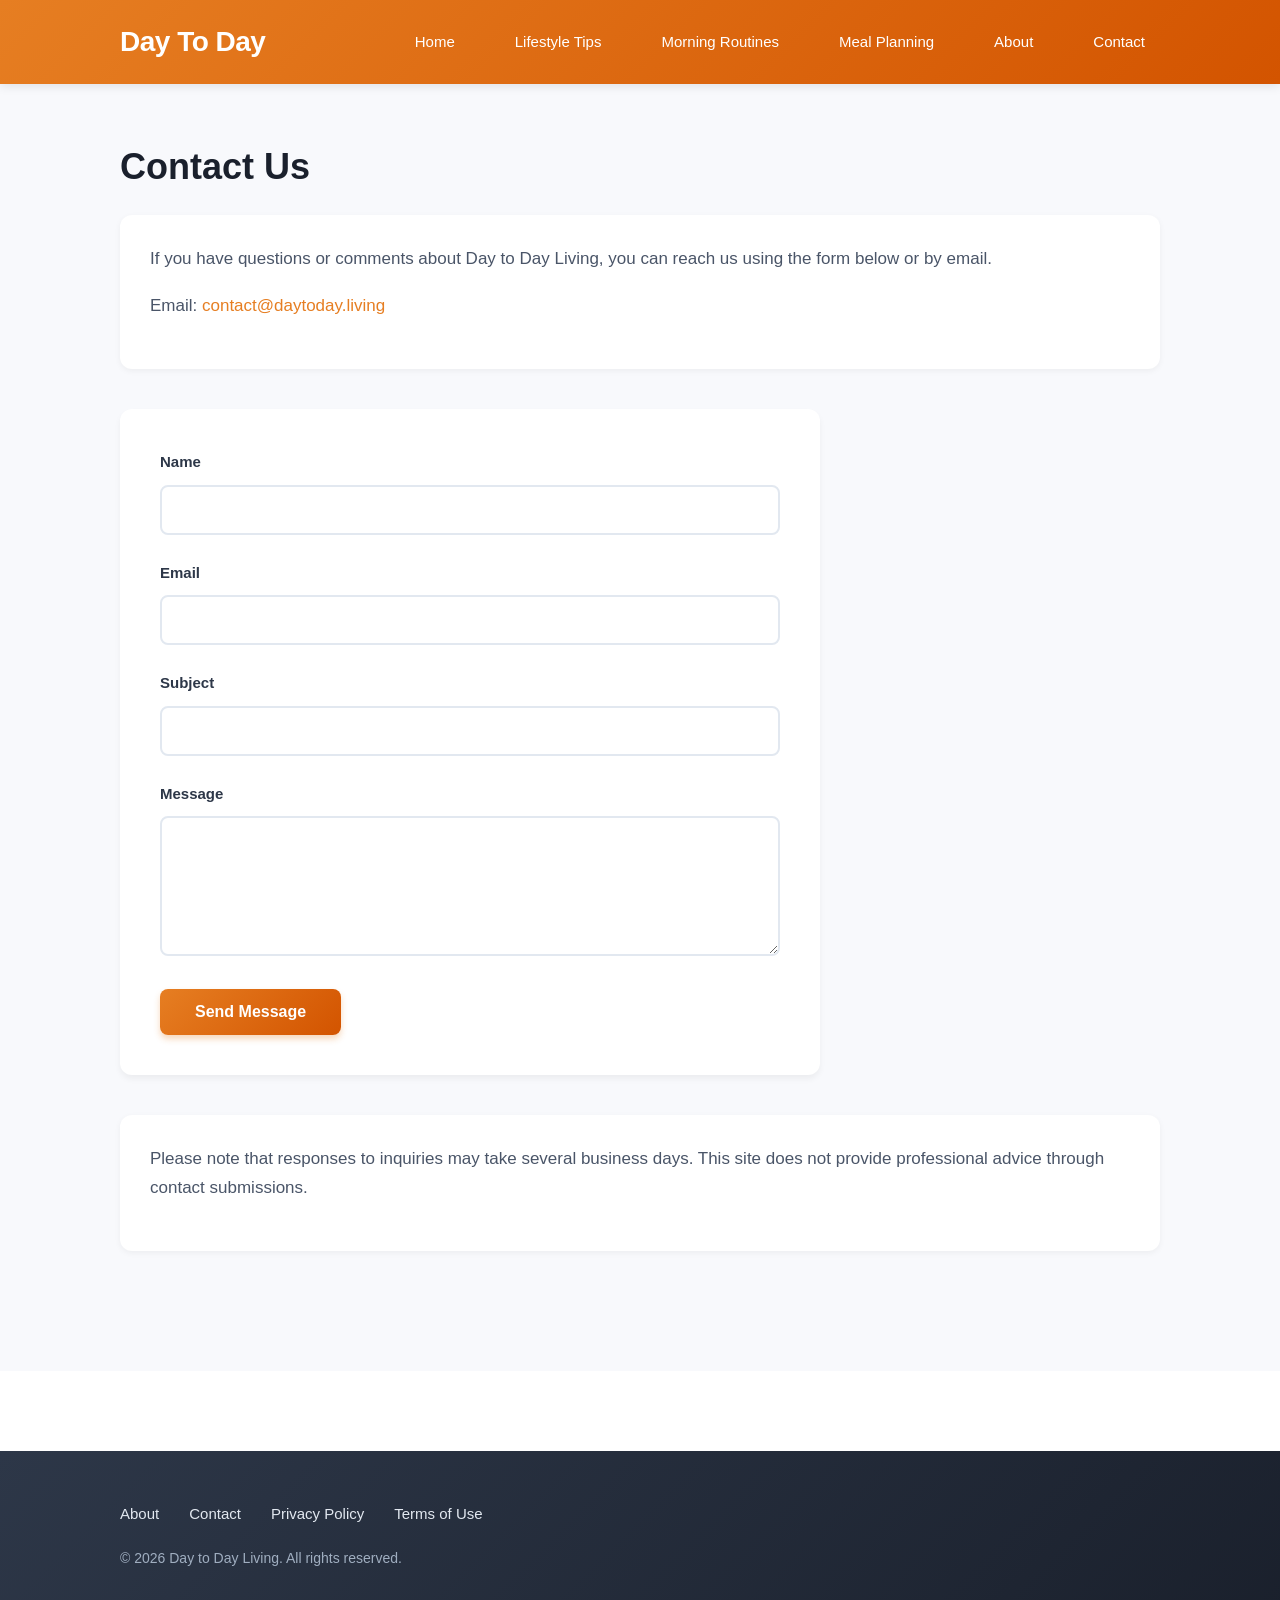
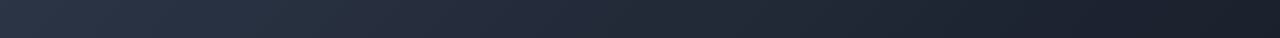
<file: contact.html>
<!DOCTYPE html>
<html lang="en">
<head>
    <meta charset="UTF-8">
    <meta name="viewport" content="width=device-width, initial-scale=1.0">
    <meta name="description" content="Contact Life Daily Guide with questions or comments.">
    <title>Contact - day to Day</title>
    <link rel="icon" type="image/png" href="favicon.png">
    <link rel="stylesheet" href="style.css">
</head>
<body>
    <header>
        <div class="container">
            <div class="logo">
                <h1>Day To Day</h1>
            </div>
            <nav>
                <ul>
                    <li><a href="index.html">Home</a></li>
                    <li><a href="lifestyle-tips.html">Lifestyle Tips</a></li>
                    <li><a href="morning-routines.html">Morning Routines</a></li>
                    <li><a href="meal-planning.html">Meal Planning</a></li>
                    <li><a href="about.html">About</a></li>
                    <li><a href="contact.html">Contact</a></li>
                </ul>
            </nav>
        </div>
    </header>

    <main>
        <div class="container">
            <h2>Contact Us</h2>
            
            <section class="category-intro">
                <p>If you have questions or comments about Day to Day Living, you can reach us using the form below or by email.</p>

                <p>Email: <a href="mailto:contact@daytoday.living"><span class="__cf_email__" data-cfemail="086b67667c696b7c4864616e6d6c696164716f7d616c6d266b6765">contact@daytoday.living</span></a></p>
            </section>

            <section class="contact-form">
                <form action="#" method="post">
                    <div class="form-group">
                        <label for="name">Name</label>
                        <input type="text" id="name" name="name" required>
                    </div>

                    <div class="form-group">
                        <label for="email">Email</label>
                        <input type="email" id="email" name="email" required>
                    </div>

                    <div class="form-group">
                        <label for="subject">Subject</label>
                        <input type="text" id="subject" name="subject" required>
                    </div>

                    <div class="form-group">
                        <label for="message">Message</label>
                        <textarea id="message" name="message" rows="6" required></textarea>
                    </div>

                    <button type="submit" class="submit-button">Send Message</button>
                </form>
            </section>

            <section class="category-intro">
                <p>Please note that responses to inquiries may take several business days. This site does not provide professional advice through contact submissions.</p>
            </section>
        </div>
    </main>

    <footer>
        <div class="container">
            <div class="footer-links">
                <a href="about.html">About</a>
                <a href="contact.html">Contact</a>
                <a href="privacy-policy.html">Privacy Policy</a>
                <a href="terms-of-use.html">Terms of Use</a>
            </div>
            <p class="copyright">&copy; 2026 Day to Day Living. All rights reserved.</p>
        </div>
    </footer>
</body>
</html>
</file>
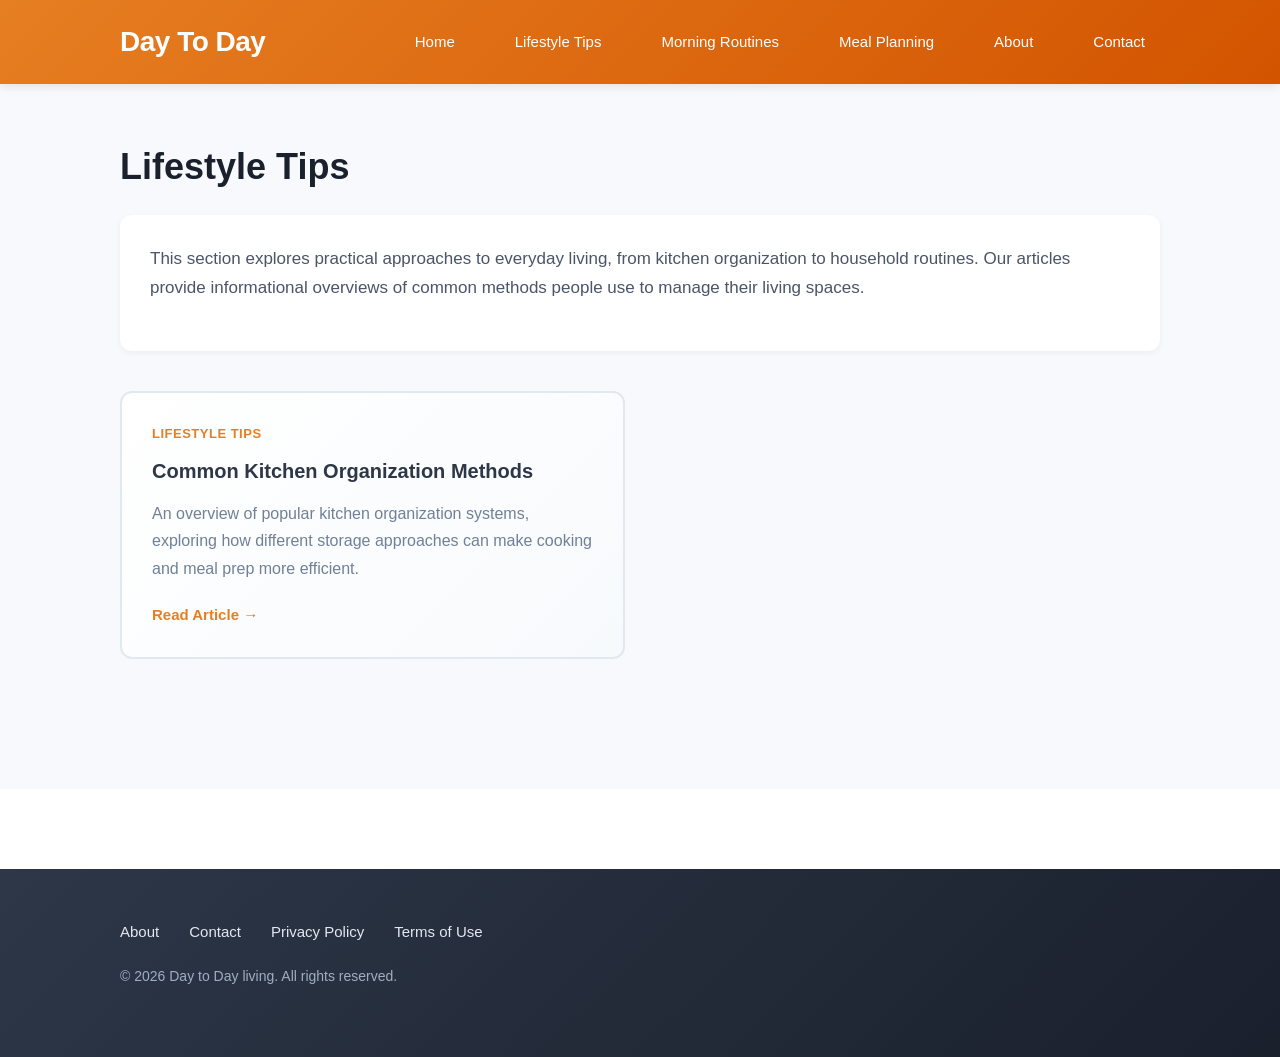
<file: lifestyle-tips.html>
<!DOCTYPE html>
<html lang="en">
<head>
    <meta charset="UTF-8">
    <meta name="viewport" content="width=device-width, initial-scale=1.0">
    <meta name="description" content="Lifestyle tips and kitchen organization ideas for everyday living.">
    <title>Lifestyle Tips - Day to Day</title>
    <link rel="icon" type="image/png" href="favicon.png">
    <link rel="stylesheet" href="style.css">
</head>
<body>
    <header>
        <div class="container">
            <div class="logo">
                <h1>Day To Day</h1>
            </div>
            <nav>
                <ul>
                    <li><a href="index.html">Home</a></li>
                    <li><a href="lifestyle-tips.html">Lifestyle Tips</a></li>
                    <li><a href="morning-routines.html">Morning Routines</a></li>
                    <li><a href="meal-planning.html">Meal Planning</a></li>
                    <li><a href="about.html">About</a></li>
                    <li><a href="contact.html">Contact</a></li>
                </ul>
            </nav>
        </div>
    </header>

    <main>
        <div class="container">
            <h2>Lifestyle Tips</h2>
            
            <section class="category-intro">
                <p>This section explores practical approaches to everyday living, from kitchen organization to household routines. Our articles provide informational overviews of common methods people use to manage their living spaces.</p>
            </section>

            <section class="articles-grid">
                <div class="article-card">
                    <div class="article-category">Lifestyle Tips</div>
                    <h4><a href="article-kitchen-organization.html">Common Kitchen Organization Methods</a></h4>
                    <p>An overview of popular kitchen organization systems, exploring how different storage approaches can make cooking and meal prep more efficient.</p>
                    <a href="article-kitchen-organization.html" class="read-more">Read Article →</a>
                </div>
            </section>
        </div>
    </main>

    <footer>
        <div class="container">
            <div class="footer-links">
                <a href="about.html">About</a>
                <a href="contact.html">Contact</a>
                <a href="privacy-policy.html">Privacy Policy</a>
                <a href="terms-of-use.html">Terms of Use</a>
            </div>
            <p class="copyright">&copy; 2026 Day to Day living. All rights reserved.</p>
        </div>
    </footer>
</body>
</html>
</file>
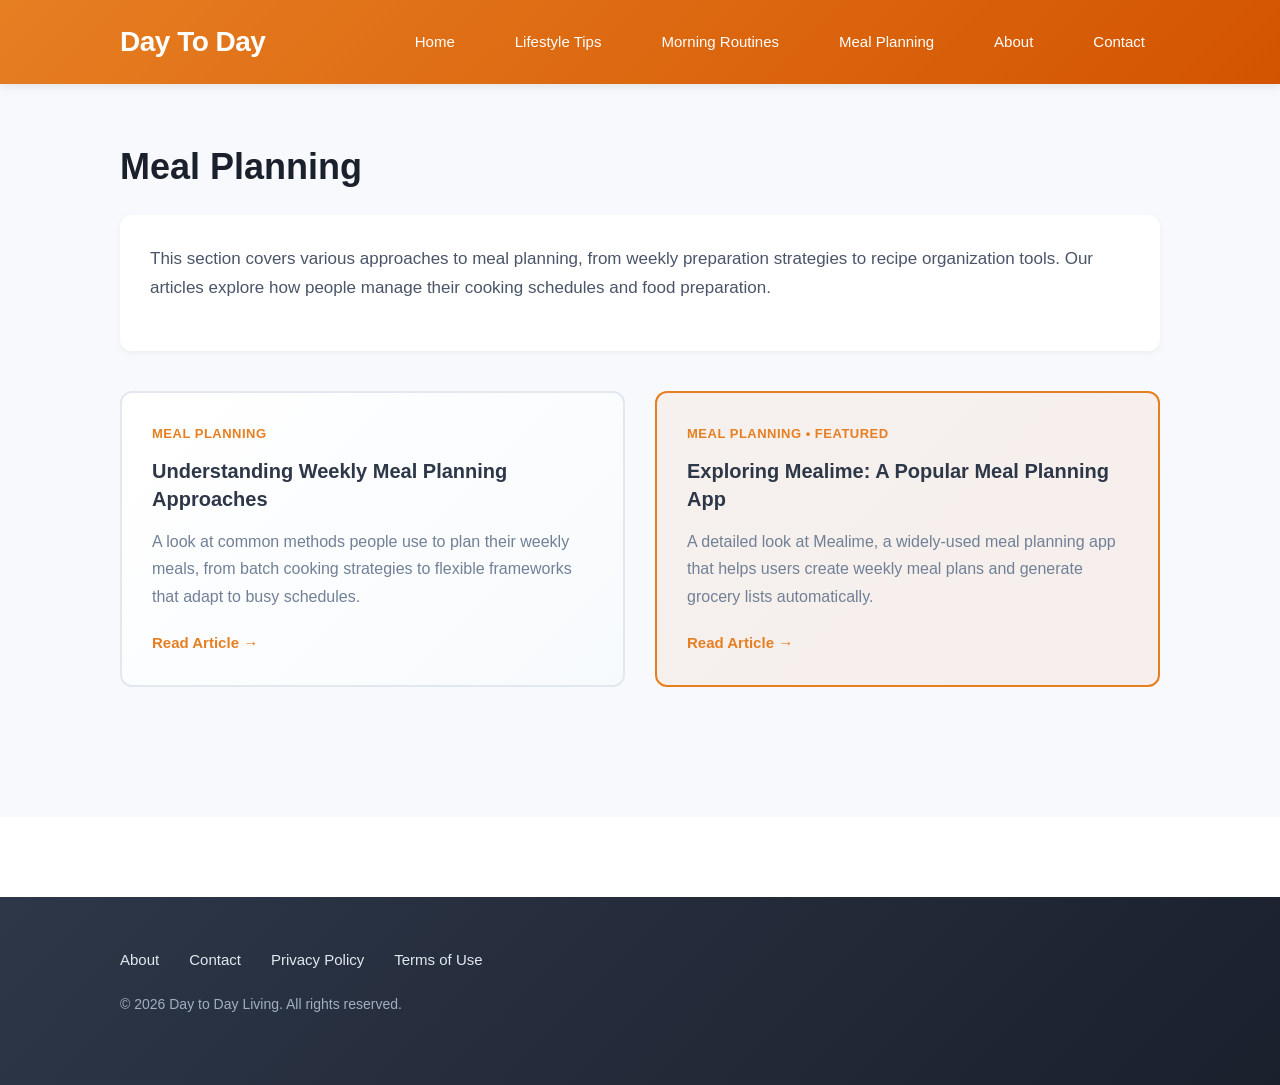
<file: meal-planning.html>
<!DOCTYPE html>
<html lang="en">
<head>
    <meta charset="UTF-8">
    <meta name="viewport" content="width=device-width, initial-scale=1.0">
    <meta name="description" content="Meal planning strategies and recipe organization ideas.">
    <title>Meal Planning - Day to Day</title>
    <link rel="icon" type="image/png" href="favicon.png">
    <link rel="stylesheet" href="style.css">
</head>
<body>
    <header>
        <div class="container">
            <div class="logo">
                <h1>Day To Day</h1>
            </div>
            <nav>
                <ul>
                    <li><a href="index.html">Home</a></li>
                    <li><a href="lifestyle-tips.html">Lifestyle Tips</a></li>
                    <li><a href="morning-routines.html">Morning Routines</a></li>
                    <li><a href="meal-planning.html">Meal Planning</a></li>
                    <li><a href="about.html">About</a></li>
                    <li><a href="contact.html">Contact</a></li>
                </ul>
            </nav>
        </div>
    </header>

    <main>
        <div class="container">
            <h2>Meal Planning</h2>
            
            <section class="category-intro">
                <p>This section covers various approaches to meal planning, from weekly preparation strategies to recipe organization tools. Our articles explore how people manage their cooking schedules and food preparation.</p>
            </section>

            <section class="articles-grid">
                <div class="article-card">
                    <div class="article-category">Meal Planning</div>
                    <h4><a href="article-weekly-meal-planning.html">Understanding Weekly Meal Planning Approaches</a></h4>
                    <p>A look at common methods people use to plan their weekly meals, from batch cooking strategies to flexible frameworks that adapt to busy schedules.</p>
                    <a href="article-weekly-meal-planning.html" class="read-more">Read Article →</a>
                </div>

                <div class="article-card featured">
                    <div class="article-category">Meal Planning • Featured</div>
                    <h4><a href="article-mealime-app.html">Exploring Mealime: A Popular Meal Planning App</a></h4>
                    <p>A detailed look at Mealime, a widely-used meal planning app that helps users create weekly meal plans and generate grocery lists automatically.</p>
                    <a href="article-mealime-app.html" class="read-more">Read Article →</a>
                </div>
            </section>
        </div>
    </main>

    <footer>
        <div class="container">
            <div class="footer-links">
                <a href="about.html">About</a>
                <a href="contact.html">Contact</a>
                <a href="privacy-policy.html">Privacy Policy</a>
                <a href="terms-of-use.html">Terms of Use</a>
            </div>
            <p class="copyright">&copy; 2026 Day to Day Living. All rights reserved.</p>
        </div>
    </footer>
</body>
</html>
</file>
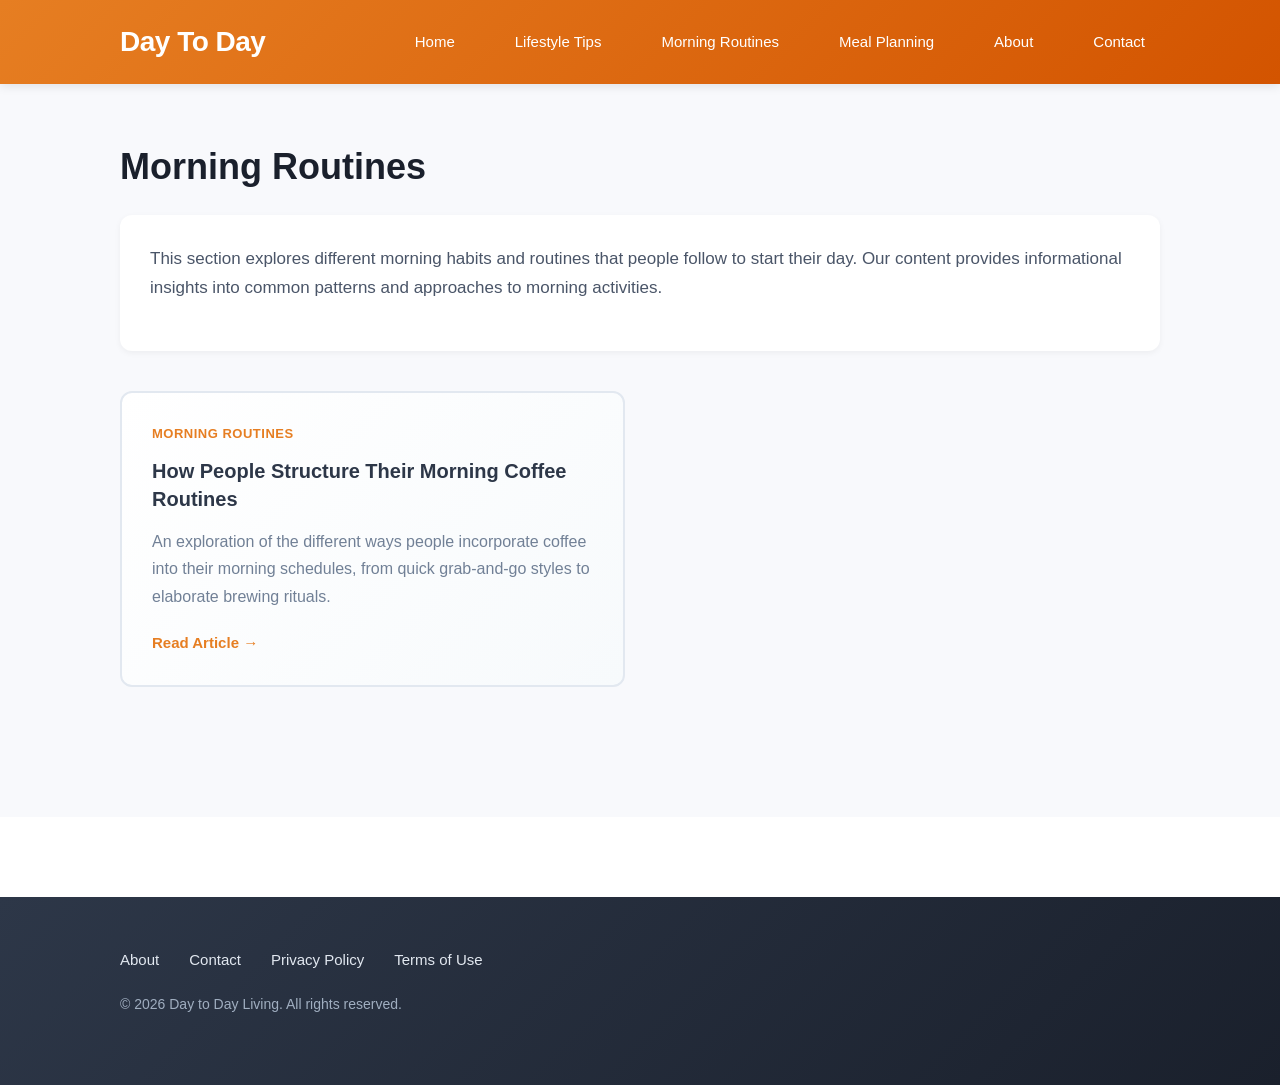
<file: morning-routines.html>
<!DOCTYPE html>
<html lang="en">
<head>
    <meta charset="UTF-8">
    <meta name="viewport" content="width=device-width, initial-scale=1.0">
    <meta name="description" content="Morning routine ideas and coffee habits explored.">
    <title>Morning Routines - Day to Day</title>
    <link rel="icon" type="image/png" href="favicon.png">
    <link rel="stylesheet" href="style.css">
</head>
<body>
    <header>
        <div class="container">
            <div class="logo">
                <h1>Day To Day</h1>
            </div>
            <nav>
                <ul>
                    <li><a href="index.html">Home</a></li>
                    <li><a href="lifestyle-tips.html">Lifestyle Tips</a></li>
                    <li><a href="morning-routines.html">Morning Routines</a></li>
                    <li><a href="meal-planning.html">Meal Planning</a></li>
                    <li><a href="about.html">About</a></li>
                    <li><a href="contact.html">Contact</a></li>
                </ul>
            </nav>
        </div>
    </header>

    <main>
        <div class="container">
            <h2>Morning Routines</h2>
            
            <section class="category-intro">
                <p>This section explores different morning habits and routines that people follow to start their day. Our content provides informational insights into common patterns and approaches to morning activities.</p>
            </section>

            <section class="articles-grid">
                <div class="article-card">
                    <div class="article-category">Morning Routines</div>
                    <h4><a href="article-morning-coffee-routines.html">How People Structure Their Morning Coffee Routines</a></h4>
                    <p>An exploration of the different ways people incorporate coffee into their morning schedules, from quick grab-and-go styles to elaborate brewing rituals.</p>
                    <a href="article-morning-coffee-routines.html" class="read-more">Read Article →</a>
                </div>
            </section>
        </div>
    </main>

    <footer>
        <div class="container">
            <div class="footer-links">
                <a href="about.html">About</a>
                <a href="contact.html">Contact</a>
                <a href="privacy-policy.html">Privacy Policy</a>
                <a href="terms-of-use.html">Terms of Use</a>
            </div>
            <p class="copyright">&copy; 2026 Day to Day Living. All rights reserved.</p>
        </div>
    </footer>
</body>
</html>
</file>
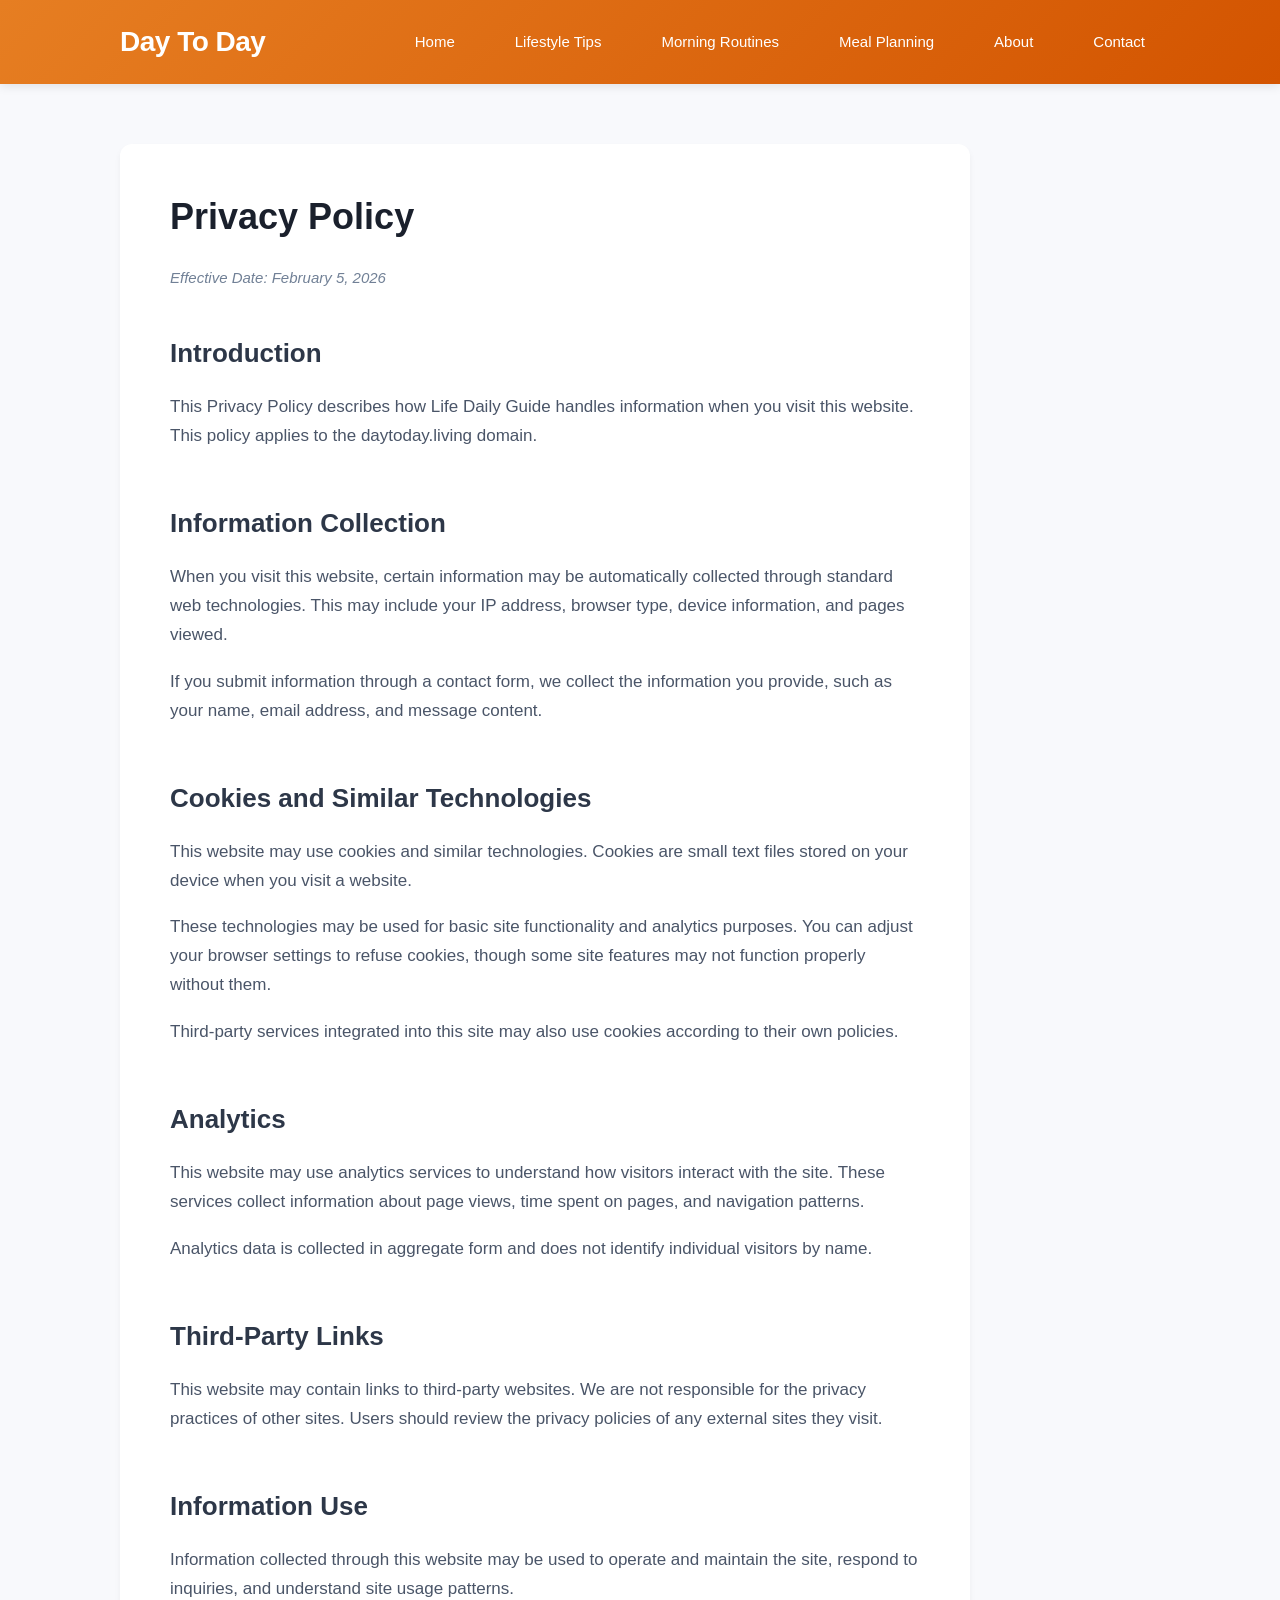
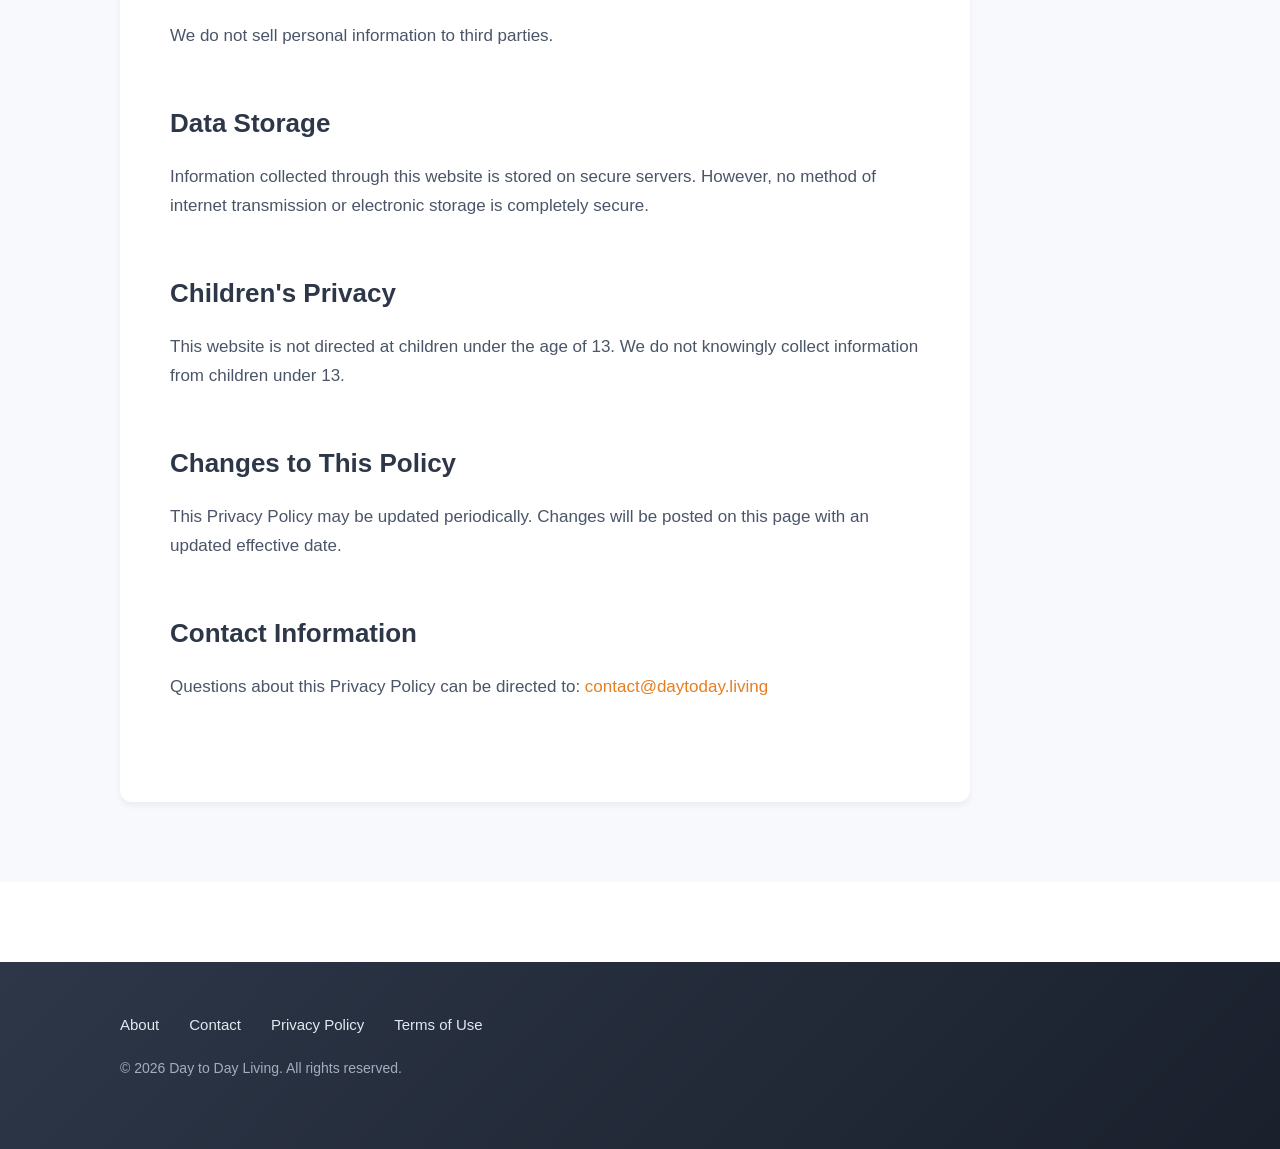
<file: privacy-policy.html>
<!DOCTYPE html>
<html lang="en">
<head>
    <meta charset="UTF-8">
    <meta name="viewport" content="width=device-width, initial-scale=1.0">
    <meta name="description" content="Privacy Policy for Day to Day.">
    <title>Privacy Policy - Day to Day</title>
    <link rel="icon" type="image/png" href="favicon.png">
    <link rel="stylesheet" href="style.css">
</head>
<body>
    <header>
        <div class="container">
            <div class="logo">
                <h1>Day To Day</h1>
            </div>
            <nav>
                <ul>
                    <li><a href="index.html">Home</a></li>
                    <li><a href="lifestyle-tips.html">Lifestyle Tips</a></li>
                    <li><a href="morning-routines.html">Morning Routines</a></li>
                    <li><a href="meal-planning.html">Meal Planning</a></li>
                    <li><a href="about.html">About</a></li>
                    <li><a href="contact.html">Contact</a></li>
                </ul>
            </nav>
        </div>
    </header>

    <main>
        <div class="container">
            <article>
                <h2>Privacy Policy</h2>
                
                <p class="effective-date">Effective Date: February 5, 2026</p>

                <section>
                    <h3>Introduction</h3>
                    <p>This Privacy Policy describes how Life Daily Guide handles information when you visit this website. This policy applies to the daytoday.living domain.</p>
                </section>

                <section>
                    <h3>Information Collection</h3>
                    <p>When you visit this website, certain information may be automatically collected through standard web technologies. This may include your IP address, browser type, device information, and pages viewed.</p>

                    <p>If you submit information through a contact form, we collect the information you provide, such as your name, email address, and message content.</p>
                </section>

                <section>
                    <h3>Cookies and Similar Technologies</h3>
                    <p>This website may use cookies and similar technologies. Cookies are small text files stored on your device when you visit a website.</p>

                    <p>These technologies may be used for basic site functionality and analytics purposes. You can adjust your browser settings to refuse cookies, though some site features may not function properly without them.</p>

                    <p>Third-party services integrated into this site may also use cookies according to their own policies.</p>
                </section>

                <section>
                    <h3>Analytics</h3>
                    <p>This website may use analytics services to understand how visitors interact with the site. These services collect information about page views, time spent on pages, and navigation patterns.</p>

                    <p>Analytics data is collected in aggregate form and does not identify individual visitors by name.</p>
                </section>

                <section>
                    <h3>Third-Party Links</h3>
                    <p>This website may contain links to third-party websites. We are not responsible for the privacy practices of other sites. Users should review the privacy policies of any external sites they visit.</p>
                </section>

                <section>
                    <h3>Information Use</h3>
                    <p>Information collected through this website may be used to operate and maintain the site, respond to inquiries, and understand site usage patterns.</p>

                    <p>We do not sell personal information to third parties.</p>
                </section>

                <section>
                    <h3>Data Storage</h3>
                    <p>Information collected through this website is stored on secure servers. However, no method of internet transmission or electronic storage is completely secure.</p>
                </section>

                <section>
                    <h3>Children's Privacy</h3>
                    <p>This website is not directed at children under the age of 13. We do not knowingly collect information from children under 13.</p>
                </section>

                <section>
                    <h3>Changes to This Policy</h3>
                    <p>This Privacy Policy may be updated periodically. Changes will be posted on this page with an updated effective date.</p>
                </section>

                <section>
                    <h3>Contact Information</h3>
                    <p>Questions about this Privacy Policy can be directed to: <a href="mailto:contact@daytoday.living"><span class="__cf_email__" data-cfemail="492a26273d282a3d0925202f2c2d282025302e3c202d2c672a2624">contact@daytoday.living</span></a></p>
                </section>
            </article>
        </div>
    </main>

    <footer>
        <div class="container">
            <div class="footer-links">
                <a href="about.html">About</a>
                <a href="contact.html">Contact</a>
                <a href="privacy-policy.html">Privacy Policy</a>
                <a href="terms-of-use.html">Terms of Use</a>
            </div>
            <p class="copyright">&copy; 2026 Day to Day Living. All rights reserved.</p>
        </div>
    </footer>
</body>
</html>
</file>
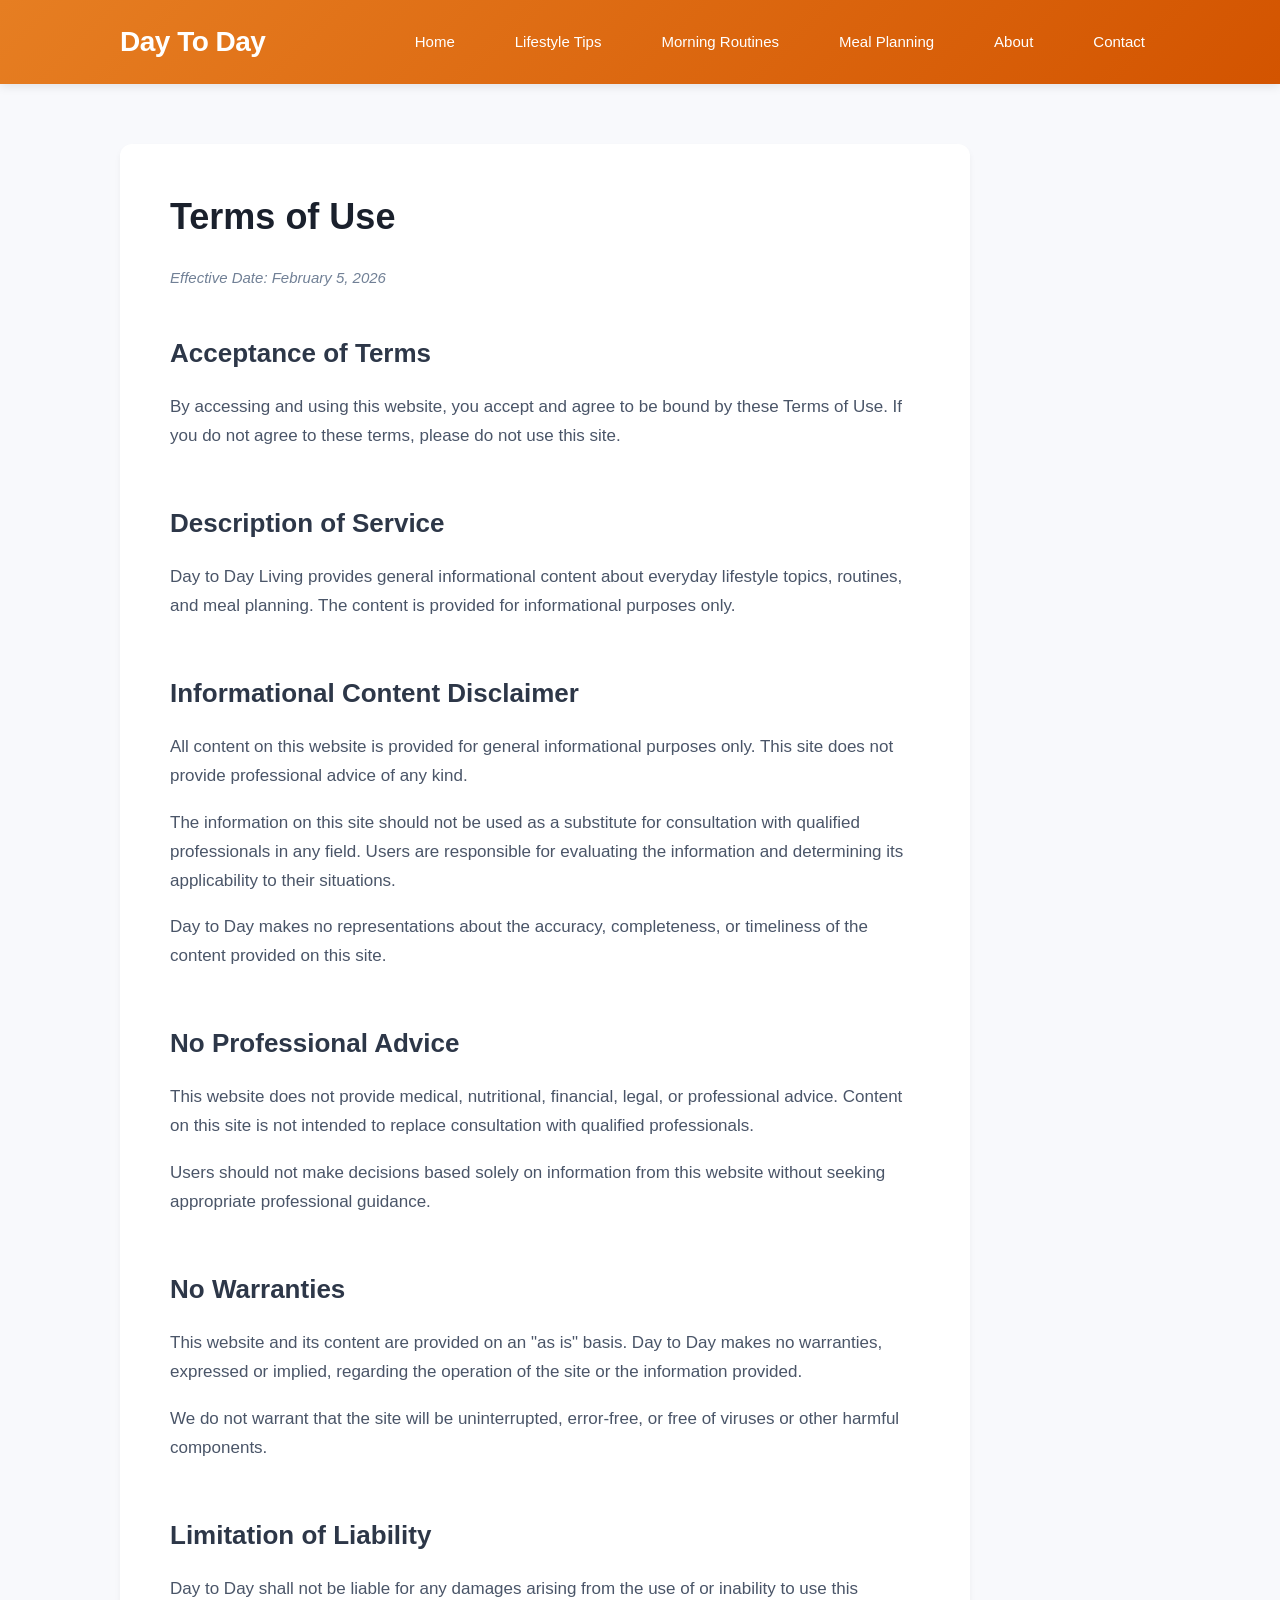
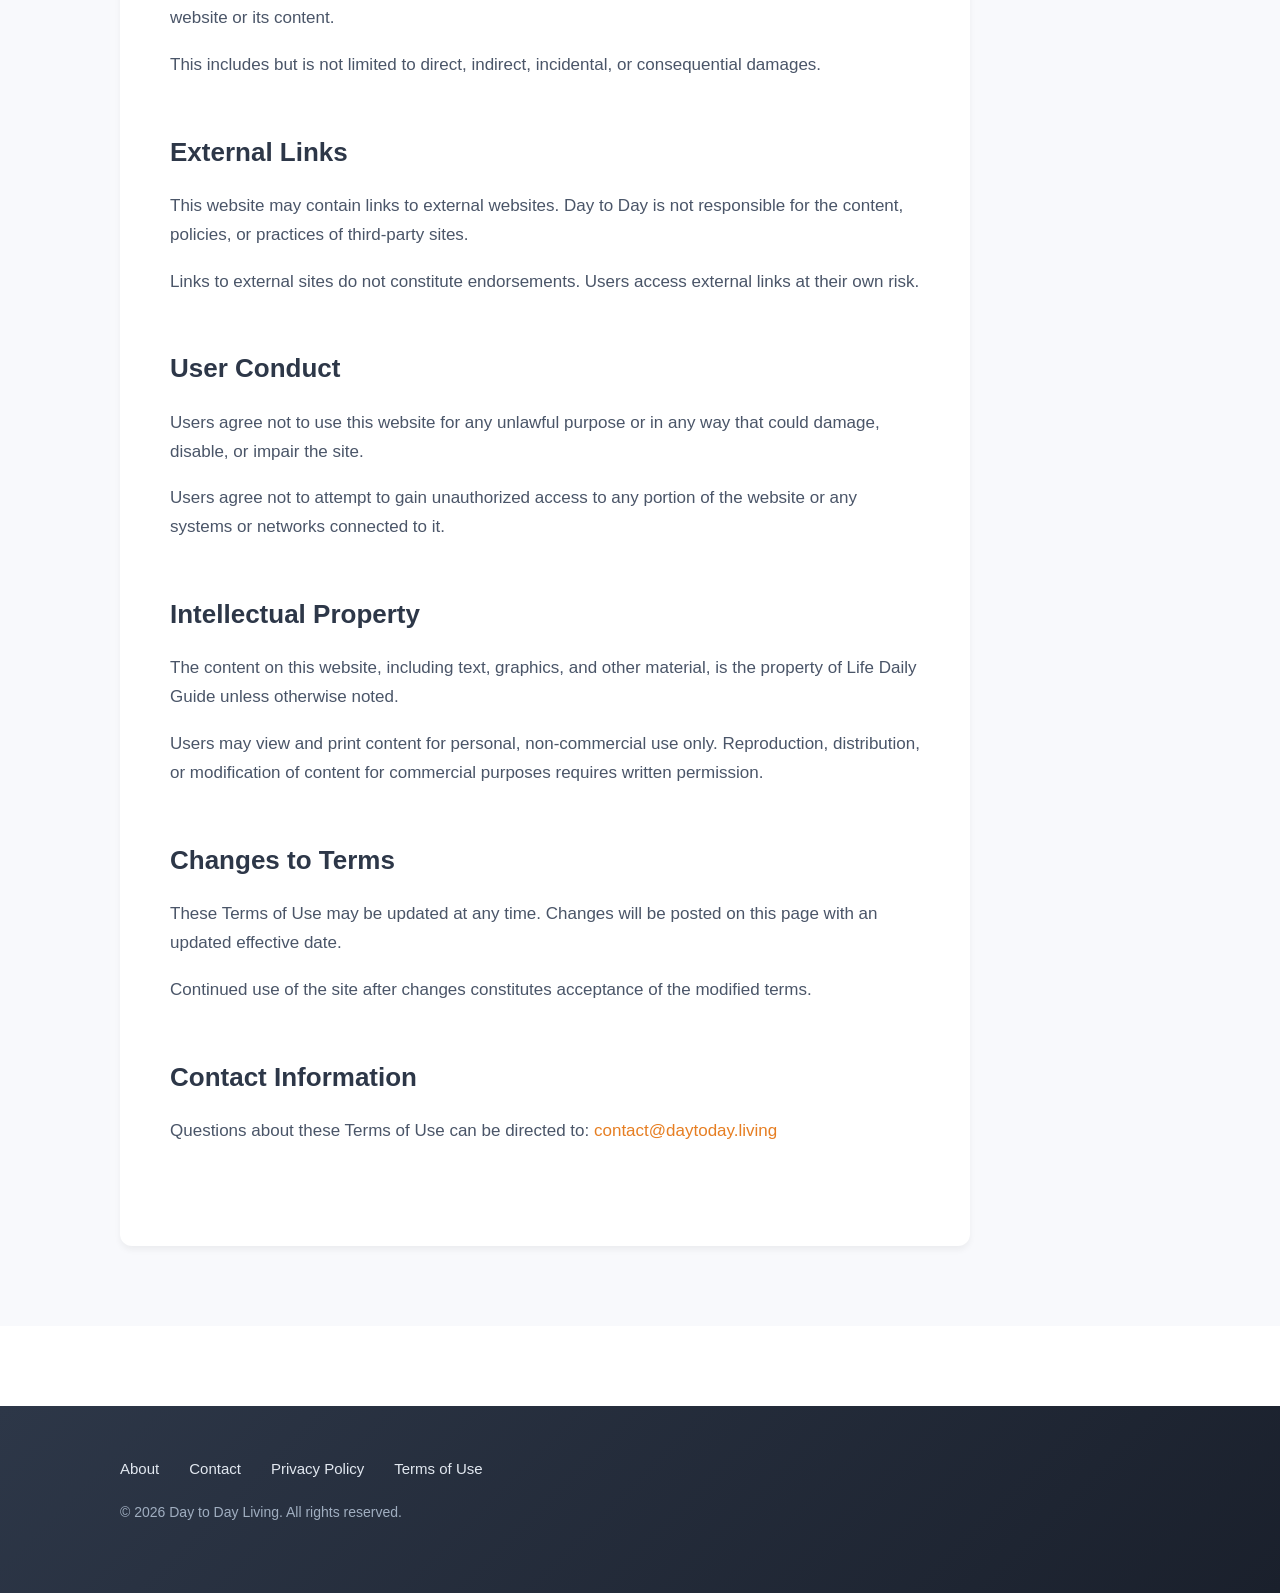
<file: terms-of-use.html>
<!DOCTYPE html>
<html lang="en">
<head>
    <meta charset="UTF-8">
    <meta name="viewport" content="width=device-width, initial-scale=1.0">
    <meta name="description" content="Terms of Use for Day to Day.">
    <title>Terms of Use - Day to Day</title>
    <link rel="icon" type="image/png" href="favicon.png">
    <link rel="stylesheet" href="style.css">
</head>
<body>
    <header>
        <div class="container">
            <div class="logo">
                <h1>Day To Day</h1>
            </div>
            <nav>
                <ul>
                    <li><a href="index.html">Home</a></li>
                    <li><a href="lifestyle-tips.html">Lifestyle Tips</a></li>
                    <li><a href="morning-routines.html">Morning Routines</a></li>
                    <li><a href="meal-planning.html">Meal Planning</a></li>
                    <li><a href="about.html">About</a></li>
                    <li><a href="contact.html">Contact</a></li>
                </ul>
            </nav>
        </div>
    </header>

    <main>
        <div class="container">
            <article>
                <h2>Terms of Use</h2>
                
                <p class="effective-date">Effective Date: February 5, 2026</p>

                <section>
                    <h3>Acceptance of Terms</h3>
                    <p>By accessing and using this website, you accept and agree to be bound by these Terms of Use. If you do not agree to these terms, please do not use this site.</p>
                </section>

                <section>
                    <h3>Description of Service</h3>
                    <p>Day to Day Living provides general informational content about everyday lifestyle topics, routines, and meal planning. The content is provided for informational purposes only.</p>
                </section>

                <section>
                    <h3>Informational Content Disclaimer</h3>
                    <p>All content on this website is provided for general informational purposes only. This site does not provide professional advice of any kind.</p>

                    <p>The information on this site should not be used as a substitute for consultation with qualified professionals in any field. Users are responsible for evaluating the information and determining its applicability to their situations.</p>

                    <p>Day to Day makes no representations about the accuracy, completeness, or timeliness of the content provided on this site.</p>
                </section>

                <section>
                    <h3>No Professional Advice</h3>
                    <p>This website does not provide medical, nutritional, financial, legal, or professional advice. Content on this site is not intended to replace consultation with qualified professionals.</p>

                    <p>Users should not make decisions based solely on information from this website without seeking appropriate professional guidance.</p>
                </section>

                <section>
                    <h3>No Warranties</h3>
                    <p>This website and its content are provided on an "as is" basis. Day to Day makes no warranties, expressed or implied, regarding the operation of the site or the information provided.</p>

                    <p>We do not warrant that the site will be uninterrupted, error-free, or free of viruses or other harmful components.</p>
                </section>

                <section>
                    <h3>Limitation of Liability</h3>
                    <p>Day to Day shall not be liable for any damages arising from the use of or inability to use this website or its content.</p>

                    <p>This includes but is not limited to direct, indirect, incidental, or consequential damages.</p>
                </section>

                <section>
                    <h3>External Links</h3>
                    <p>This website may contain links to external websites. Day to Day is not responsible for the content, policies, or practices of third-party sites.</p>

                    <p>Links to external sites do not constitute endorsements. Users access external links at their own risk.</p>
                </section>

                <section>
                    <h3>User Conduct</h3>
                    <p>Users agree not to use this website for any unlawful purpose or in any way that could damage, disable, or impair the site.</p>

                    <p>Users agree not to attempt to gain unauthorized access to any portion of the website or any systems or networks connected to it.</p>
                </section>

                <section>
                    <h3>Intellectual Property</h3>
                    <p>The content on this website, including text, graphics, and other material, is the property of Life Daily Guide unless otherwise noted.</p>

                    <p>Users may view and print content for personal, non-commercial use only. Reproduction, distribution, or modification of content for commercial purposes requires written permission.</p>
                </section>

                <section>
                    <h3>Changes to Terms</h3>
                    <p>These Terms of Use may be updated at any time. Changes will be posted on this page with an updated effective date.</p>

                    <p>Continued use of the site after changes constitutes acceptance of the modified terms.</p>
                </section>

                <section>
                    <h3>Contact Information</h3>
                    <p>Questions about these Terms of Use can be directed to: <a href="mailto:contact@daytoday.living"><span class="email">contact@daytoday.living</span></a></p>
                </section>
            </article>
        </div>
    </main>

    <footer>
        <div class="container">
            <div class="footer-links">
                <a href="about.html">About</a>
                <a href="contact.html">Contact</a>
                <a href="privacy-policy.html">Privacy Policy</a>
                <a href="terms-of-use.html">Terms of Use</a>
            </div>
            <p class="copyright">&copy; 2026 Day to Day Living. All rights reserved.</p>
        </div>
    </footer>
</body>
</html>
</file>
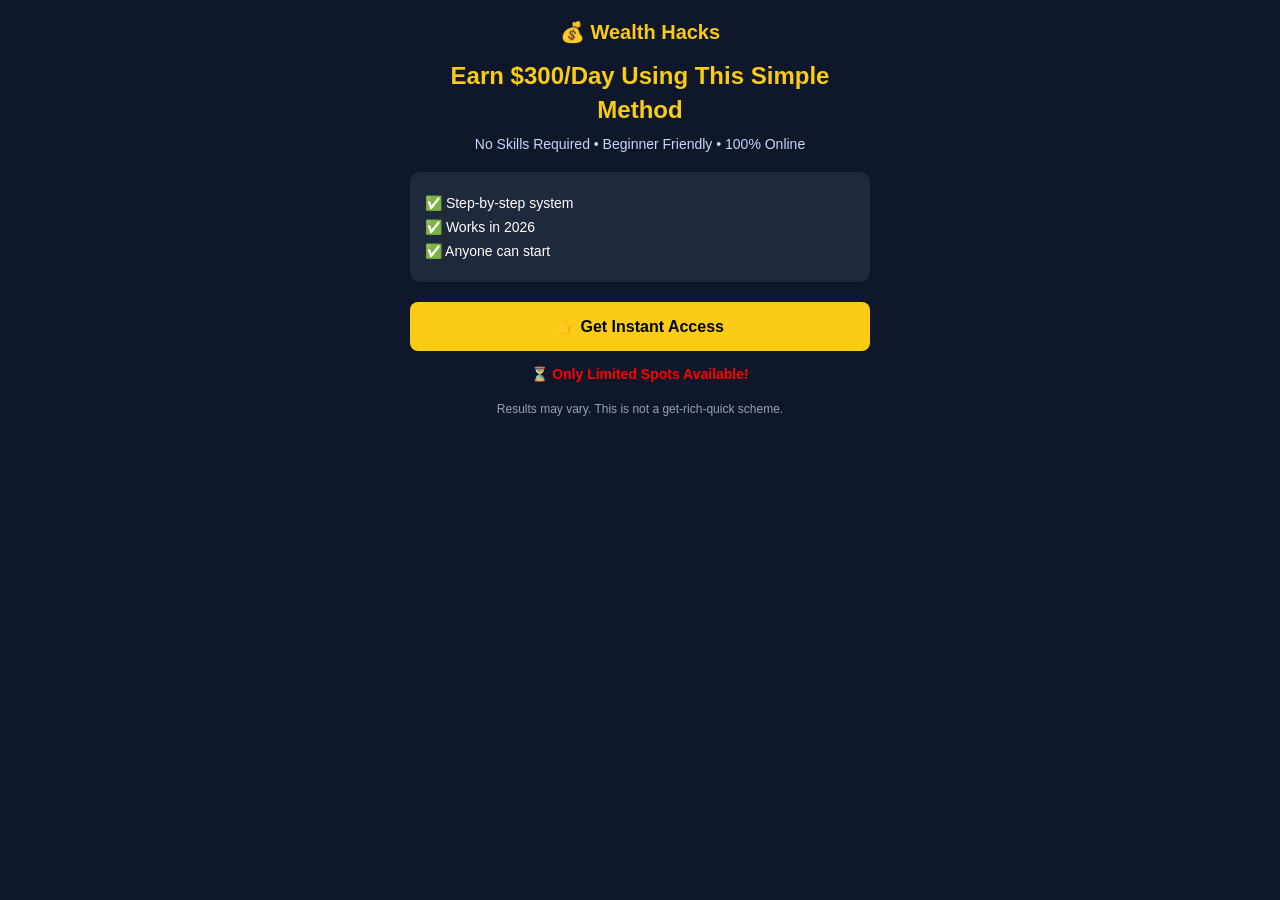
<file: lp/money.html>
<!DOCTYPE html>
<html lang="en">
<head>
<meta charset="UTF-8">
<meta name="viewport" content="width=device-width, initial-scale=1.0">
<title>Start Earning Online</title>

<style>
*{
    margin:0;
    padding:0;
    box-sizing:border-box;
    font-family: Arial, sans-serif;
}

body{
    background:#0f172a;
    color:#fff;
    text-align:center;
}

.container{
    max-width:500px;
    margin:auto;
    padding:20px;
}

.logo{
    font-size:20px;
    font-weight:bold;
    margin-bottom:15px;
    color:#facc15;
}

h1{
    font-size:24px;
    line-height:1.4;
    color:#facc15;
}

.sub{
    font-size:14px;
    margin:10px 0 20px;
    color:#cbd5f5;
}

.box{
    background:#1e293b;
    padding:15px;
    border-radius:10px;
    text-align:left;
    margin-bottom:20px;
}

.box p{
    font-size:14px;
    margin:8px 0;
}

.btn{
    display:block;
    width:100%;
    background:#facc15;
    color:#000;
    padding:15px;
    border-radius:8px;
    font-size:16px;
    font-weight:bold;
    text-decoration:none;
    margin-top:10px;
}

.btn:hover{
    background:#fde047;
}

.timer{
    margin-top:15px;
    color:red;
    font-size:14px;
    font-weight:bold;
}

.footer{
    margin-top:20px;
    font-size:12px;
    color:#94a3b8;
}
</style>

</head>

<body>

<div class="container">

<div class="logo">💰 Wealth Hacks</div>

<h1>Earn $300/Day Using This Simple Method</h1>

<p class="sub">No Skills Required • Beginner Friendly • 100% Online</p>

<div class="box">
<p>✅ Step-by-step system</p>
<p>✅ Works in 2026</p>
<p>✅ Anyone can start</p>
</div>

<a href="https://www.checkout-ds24.com/redir/611675/digitaldbt/" class="btn">
👉 Get Instant Access
</a>

<div class="timer">
⏳ Only Limited Spots Available!
</div>

<div class="footer">
Results may vary. This is not a get-rich-quick scheme.
</div>

</div>

</body>
</html>
</file>
<file: style.css>
/* Reset and Base Styles */
* {
    margin: 0;
    padding: 0;
    box-sizing: border-box;
}

body {
    font-family: -apple-system, BlinkMacSystemFont, "Segoe UI", Roboto, "Helvetica Neue", Arial, sans-serif;
    line-height: 1.7;
    color: #2c3e50;
    background-color: #ffffff;
}

/* Container */
.container {
    max-width: 1100px;
    margin: 0 auto;
    padding: 0 30px;
}

/* Header */
header {
    background: linear-gradient(135deg, #E67E22 0%, #D35400 100%);
    box-shadow: 0 2px 10px rgba(0,0,0,0.1);
    padding: 25px 0;
    position: sticky;
    top: 0;
    z-index: 1000;
}

header .container {
    display: flex;
    justify-content: space-between;
    align-items: center;
    flex-wrap: wrap;
}

.logo h1 {
    font-size: 28px;
    color: #ffffff;
    font-weight: 700;
    letter-spacing: -0.5px;
    margin-bottom:0;
}

nav ul {
    list-style: none;
    display: flex;
    gap: 30px;
    flex-wrap: wrap;
}

nav a {
    color: #ffffff;
    text-decoration: none;
    font-size: 15px;
    font-weight: 500;
    transition: all 0.3s ease;
    padding: 8px 15px;
    border-radius: 6px;
}

nav a:hover {
    background-color: rgba(255,255,255,0.2);
    transform: translateY(-2px);
}

/* Main Content */
main {
    padding: 60px 0 80px;
    min-height: calc(100vh - 250px);
    background-color: #f8f9fc;
}

h1 {
    font-size: 42px;
    margin-bottom: 25px;
    color: #1a202c;
    font-weight: 700;
    line-height: 1.2;
}

h2 {
    font-size: 36px;
    margin-bottom: 25px;
    color: #1a202c;
    font-weight: 700;
    line-height: 1.3;
}

h3 {
    font-size: 26px;
    margin-top: 40px;
    margin-bottom: 18px;
    color: #2d3748;
    font-weight: 600;
}

h4 {
    font-size: 22px;
    margin-bottom: 14px;
    color: #2d3748;
    font-weight: 600;
}

p {
    margin-bottom: 18px;
    color: #4a5568;
    font-size: 17px;
}

a {
    color: #E67E22;
    text-decoration: none;
    transition: color 0.3s ease;
}

a:hover {
    color: #D35400;
}

/* Sections */
section {
    margin-bottom: 50px;
}

.intro {
    background: linear-gradient(135deg, #E67E2215 0%, #D3540015 100%);
    border-left: 5px solid #E67E22;
    padding: 40px;
    border-radius: 12px;
    margin-bottom: 50px;
}

.site-purpose {
    margin-bottom: 50px;
}

.category-intro {
    margin-bottom: 40px;
    background-color: #ffffff;
    padding: 30px;
    border-radius: 12px;
    box-shadow: 0 2px 6px rgba(0,0,0,0.05);
}

.placeholder {
    padding: 30px;
    background: linear-gradient(135deg, #f6f8fb 0%, #e9ecf3 100%);
    border-left: 4px solid #cbd5e0;
    margin-top: 40px;
    border-radius: 8px;
}

/* Articles Grid */
.articles-grid {
    display: grid;
    grid-template-columns: repeat(2, 1fr);
    gap: 30px;
    margin-top: 40px;
}

/* Article Cards */
.article-card {
    background: linear-gradient(135deg, #ffffff 0%, #f7fafc 100%);
    border: 2px solid #e2e8f0;
    border-radius: 12px;
    padding: 30px;
    transition: all 0.3s ease;
    display: flex;
    flex-direction: column;
}

.article-card:hover {
    transform: translateY(-5px);
    box-shadow: 0 10px 25px rgba(0,0,0,0.1);
    border-color: #E67E22;
}

.article-card.featured {
    border: 2px solid #E67E22;
    background: linear-gradient(135deg, #E67E2210 0%, #D3540010 100%);
}

.article-category {
    font-size: 13px;
    font-weight: 600;
    text-transform: uppercase;
    letter-spacing: 0.5px;
    color: #E67E22;
    margin-bottom: 12px;
}

.article-card h4 {
    margin-bottom: 15px;
    font-size: 20px;
    line-height: 1.4;
}

.article-card h4 a {
    color: #2d3748;
    font-weight: 600;
}

.article-card h4 a:hover {
    color: #E67E22;
}

.article-card p {
    margin-bottom: 20px;
    color: #718096;
    font-size: 16px;
    flex-grow: 1;
}

.read-more {
    display: inline-block;
    color: #E67E22;
    font-weight: 600;
    font-size: 15px;
    transition: all 0.3s ease;
}

.read-more:hover {
    color: #D35400;
    transform: translateX(5px);
}

/* Featured Content - Legacy Support */
.featured-content {
    margin-top: 60px;
}

.article-preview {
    padding: 30px;
    background: linear-gradient(135deg, #ffffff 0%, #f7fafc 100%);
    border: 2px solid #e2e8f0;
    margin-top: 20px;
    border-radius: 12px;
    transition: all 0.3s ease;
}

.article-preview:hover {
    transform: translateY(-5px);
    box-shadow: 0 10px 25px rgba(0,0,0,0.1);
    border-color: #E67E22;
}

.article-preview h4 {
    margin-bottom: 12px;
}

.article-preview h4 a {
    color: #2d3748;
    font-weight: 600;
}

.article-preview h4 a:hover {
    color: #E67E22;
}

.article-preview p {
    margin-bottom: 0;
    color: #718096;
    font-size: 16px;
}

/* Article Styles */
article {
    max-width: 850px;
    background-color: #ffffff;
    padding: 50px;
    border-radius: 12px;
    box-shadow: 0 4px 6px rgba(0,0,0,0.05);
}

.article-meta {
    color: #718096;
    font-size: 15px;
    margin-bottom: 30px;
    padding-bottom: 20px;
    border-bottom: 2px solid #e2e8f0;
}

.disclaimer {
    padding: 25px;
    background: linear-gradient(135deg, #fef5e7 0%, #fdeaa8 100%);
    border-left: 5px solid #f59e0b;
    margin-top: 40px;
    font-size: 16px;
    border-radius: 8px;
}

.effective-date {
    color: #718096;
    font-size: 15px;
    margin-bottom: 35px;
    font-style: italic;
}

/* Contact Form */
.contact-form {
    max-width: 700px;
    margin: 40px 0;
    background-color: #ffffff;
    padding: 40px;
    border-radius: 12px;
    box-shadow: 0 4px 6px rgba(0,0,0,0.05);
}

.form-group {
    margin-bottom: 25px;
}

.form-group label {
    display: block;
    margin-bottom: 10px;
    font-weight: 600;
    color: #2d3748;
    font-size: 15px;
}

.form-group input,
.form-group textarea {
    width: 100%;
    padding: 14px 16px;
    border: 2px solid #e2e8f0;
    font-size: 16px;
    font-family: inherit;
    border-radius: 8px;
    transition: all 0.3s ease;
}

.form-group input:focus,
.form-group textarea:focus {
    outline: none;
    border-color: #E67E22;
    box-shadow: 0 0 0 3px rgba(230,126,34,0.1);
}

.submit-button {
    background: linear-gradient(135deg, #E67E22 0%, #D35400 100%);
    color: #ffffff;
    padding: 14px 35px;
    border: none;
    font-size: 16px;
    font-weight: 600;
    cursor: pointer;
    transition: all 0.3s ease;
    border-radius: 8px;
    box-shadow: 0 4px 6px rgba(230,126,34,0.3);
}

.submit-button:hover {
    transform: translateY(-2px);
    box-shadow: 0 6px 12px rgba(230,126,34,0.4);
}

/* Footer */
footer {
    background: linear-gradient(135deg, #2d3748 0%, #1a202c 100%);
    color: #cbd5e0;
    padding: 50px 0;
    margin-top: 80px;
}

.footer-links {
    display: flex;
    gap: 30px;
    margin-bottom: 20px;
    flex-wrap: wrap;
}

.footer-links a {
    color: #e2e8f0;
    font-size: 15px;
    transition: color 0.3s ease;
}

.footer-links a:hover {
    color: #ffffff;
}

.copyright {
    color: #a0aec0;
    font-size: 14px;
    margin-top: 20px;
}

/* Mobile Responsiveness */
@media (max-width: 768px) {
    header .container {
        flex-direction: column;
        align-items: flex-start;
    }

    .logo {
        margin-bottom: 20px;
    }

    nav ul {
        gap: 15px;
    }

    nav a {
        padding: 6px 12px;
        font-size: 14px;
    }

    h1 {
        font-size: 32px;
    }

    h2 {
        font-size: 28px;
    }

    h3 {
        font-size: 22px;
    }

    .intro {
        padding: 25px;
    }

    .category-intro {
        padding: 20px;
    }

    article {
        padding: 30px;
    }

    .contact-form {
        padding: 25px;
    }

    .articles-grid {
        grid-template-columns: 1fr;
    }

    .article-card {
        padding: 25px;
    }

    .footer-links {
        flex-direction: column;
        gap: 15px;
    }
}

@media (max-width: 480px) {
    .container {
        padding: 0 20px;
    }

    header {
        padding: 20px 0;
    }

    .logo h1 {
        font-size: 24px;
    }

    nav ul {
        gap: 10px;
    }

    nav a {
        font-size: 13px;
        padding: 5px 10px;
    }

    h1 {
        font-size: 28px;
    }

    h2 {
        font-size: 24px;
    }

    h3 {
        font-size: 20px;
    }

    .intro {
        padding: 20px;
    }

    .category-intro {
        padding: 20px;
    }

    article {
        padding: 20px;
    }

    .contact-form {
        padding: 20px;
    }

    .article-card {
        padding: 20px;
    }
}
</file>
